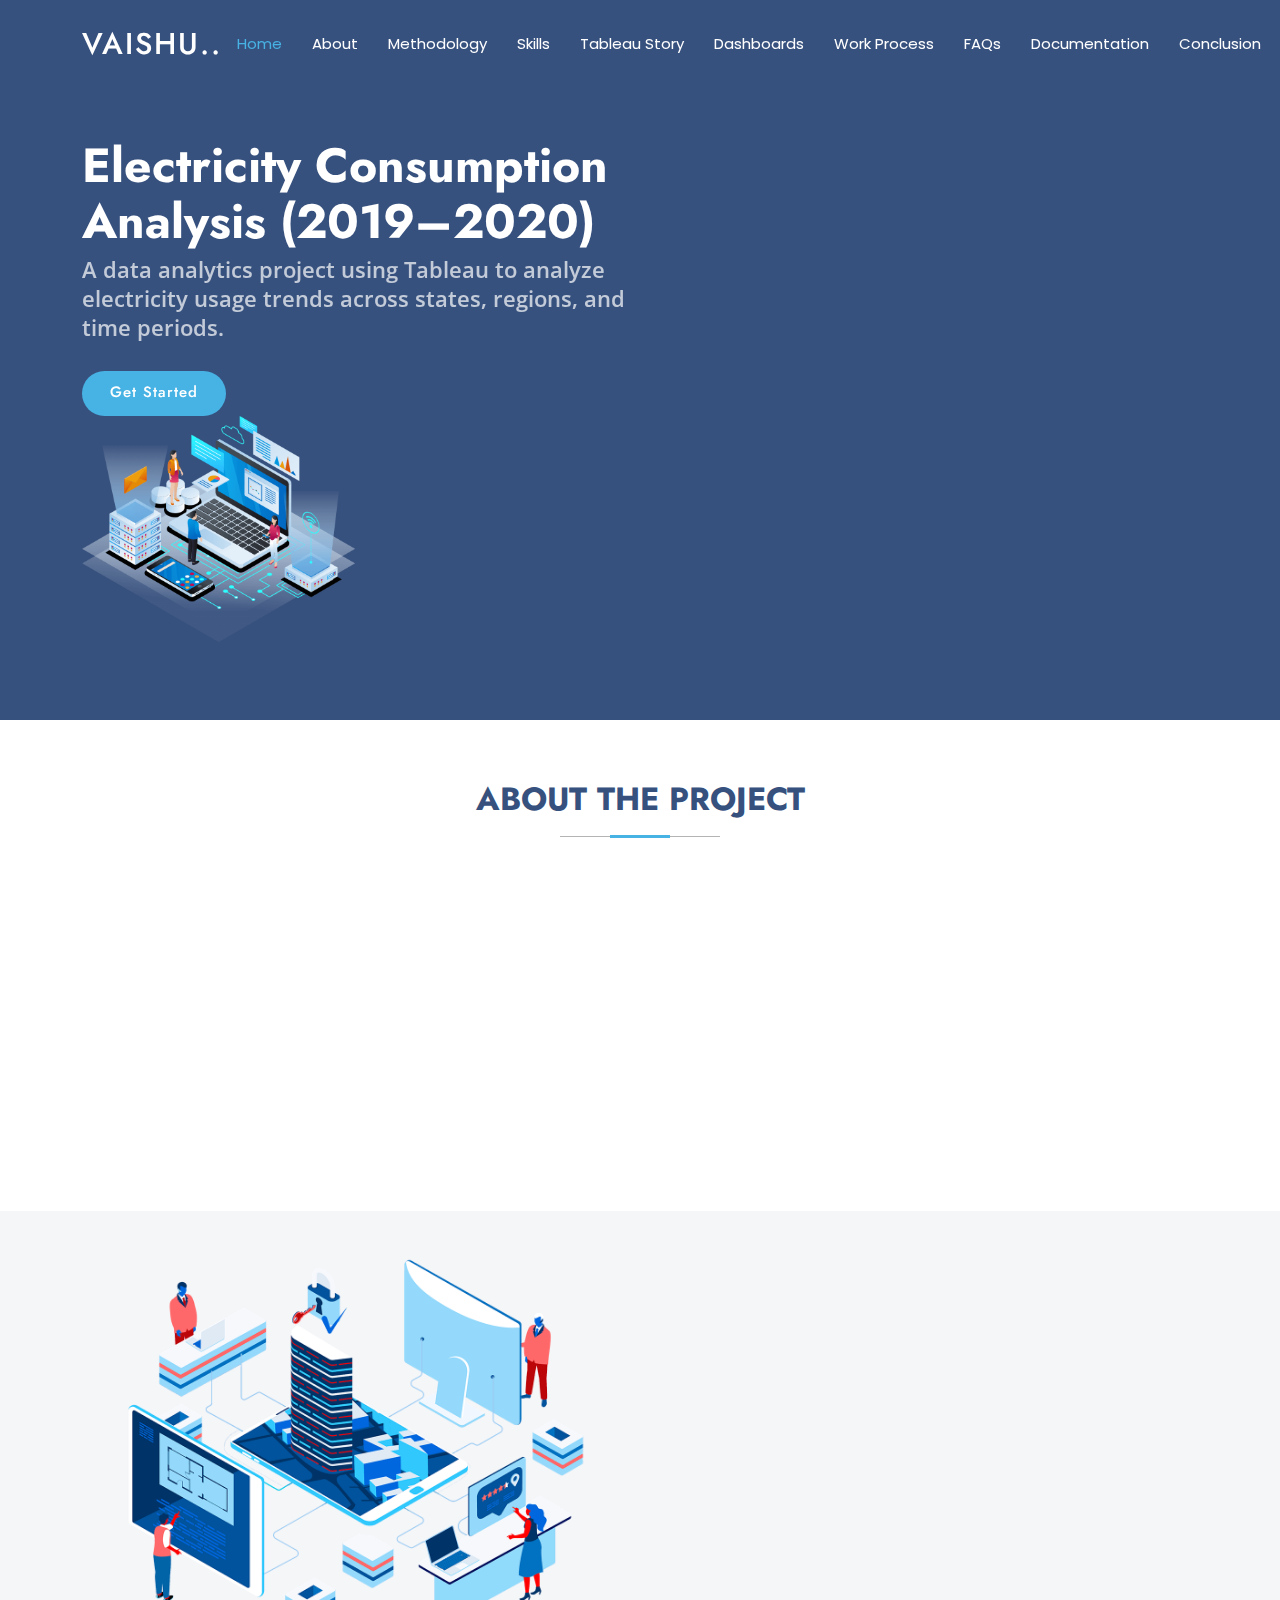
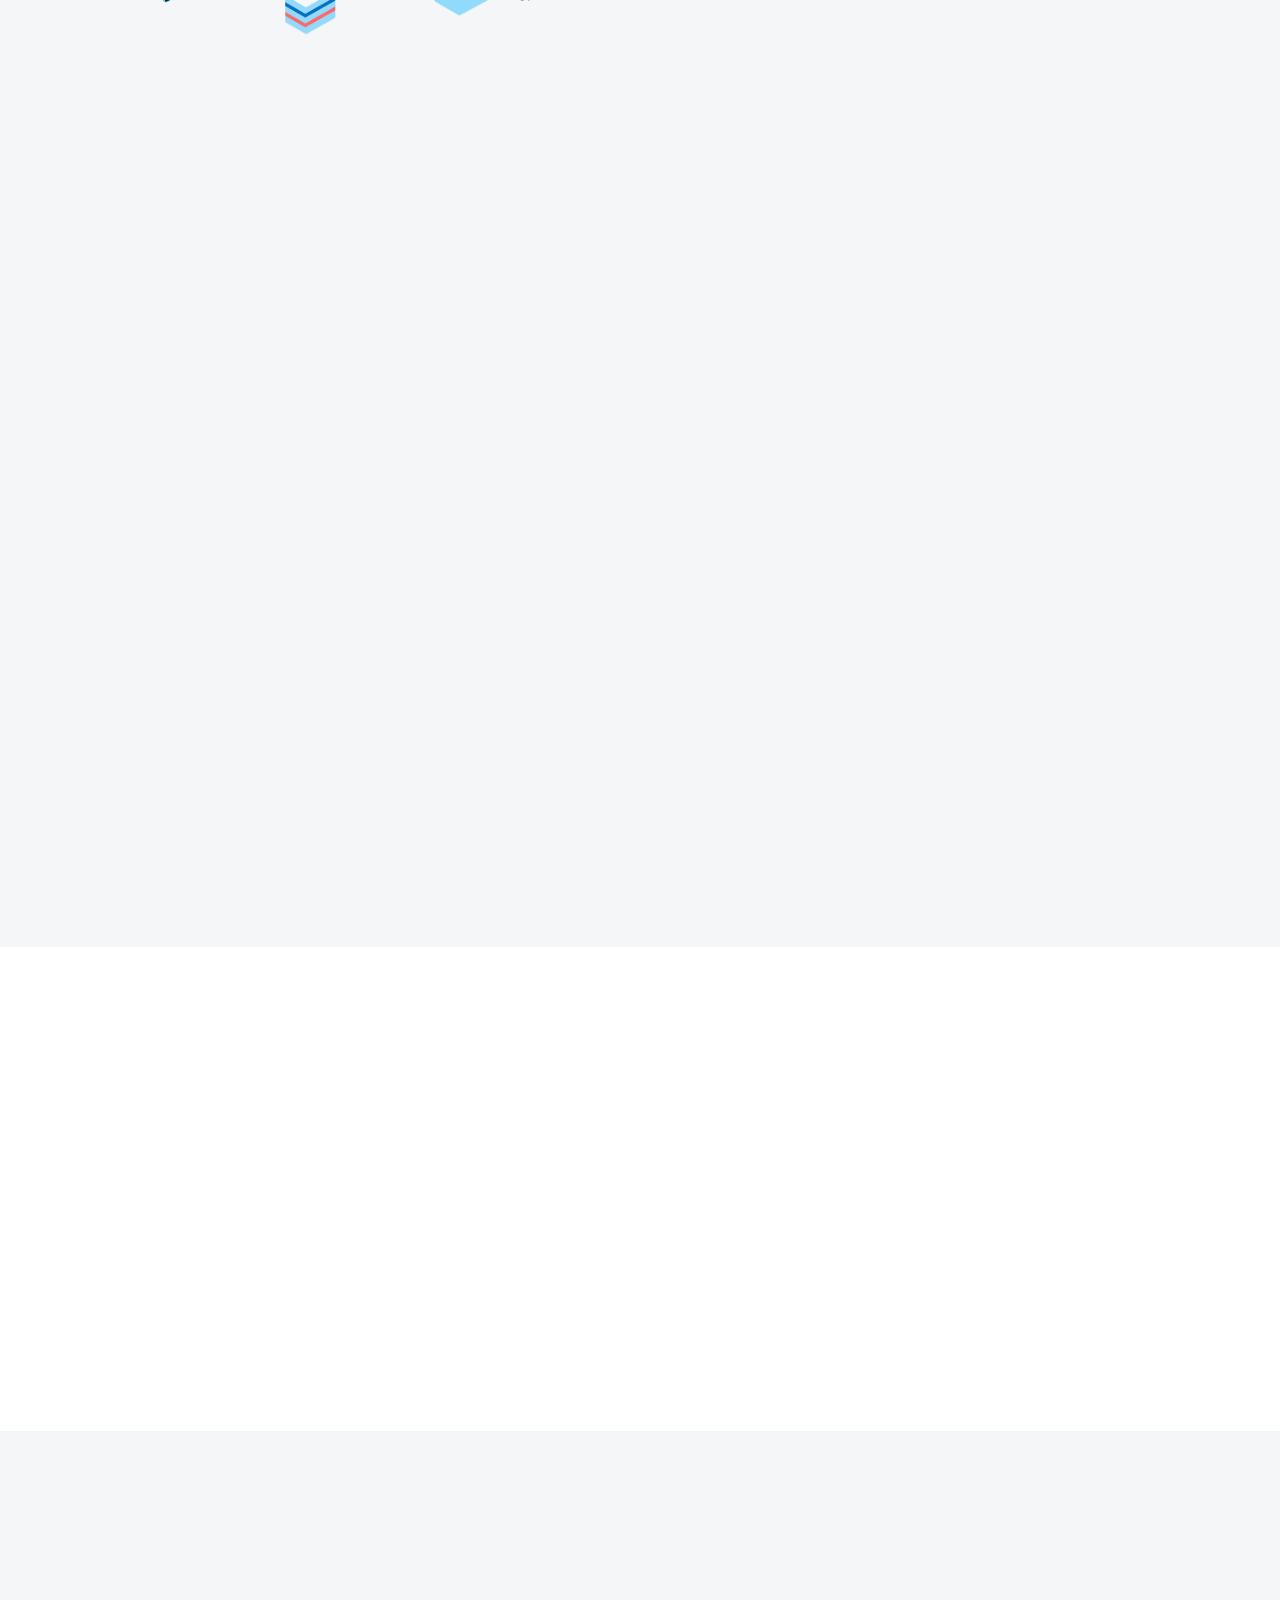
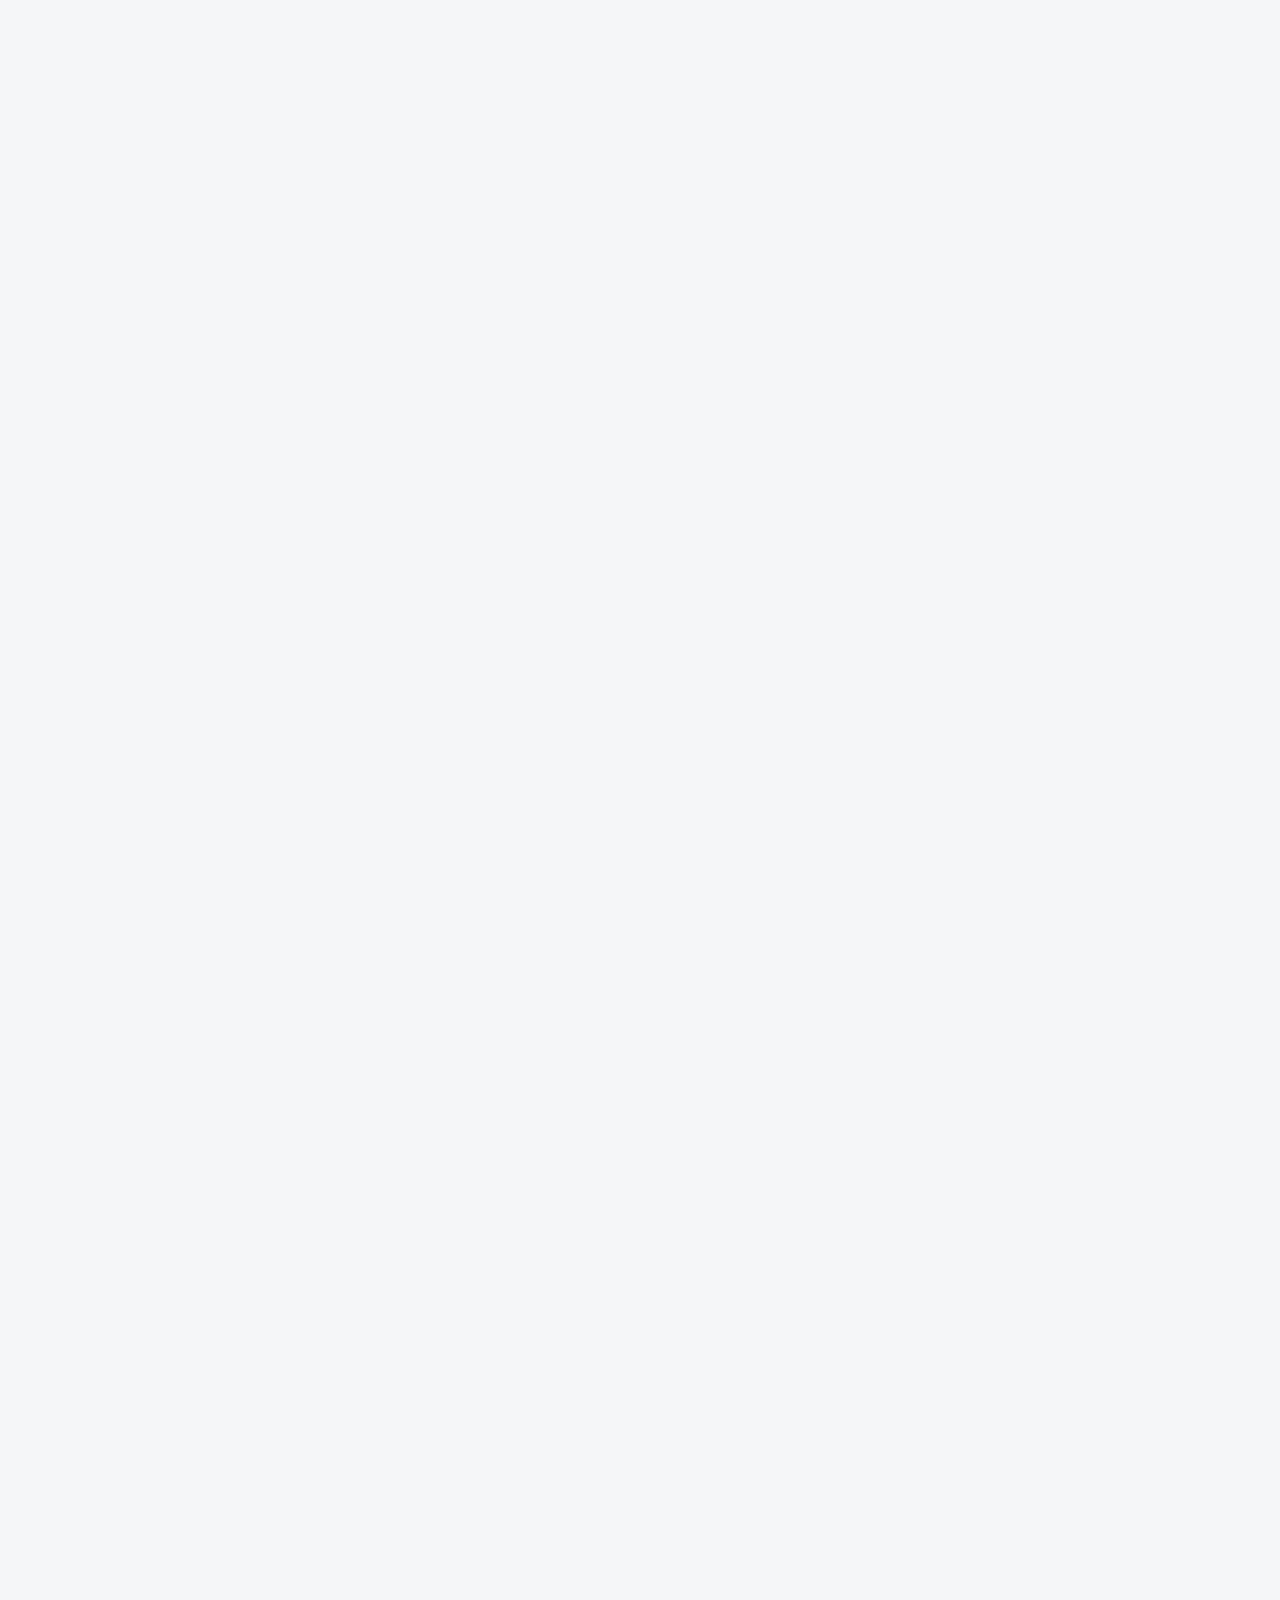
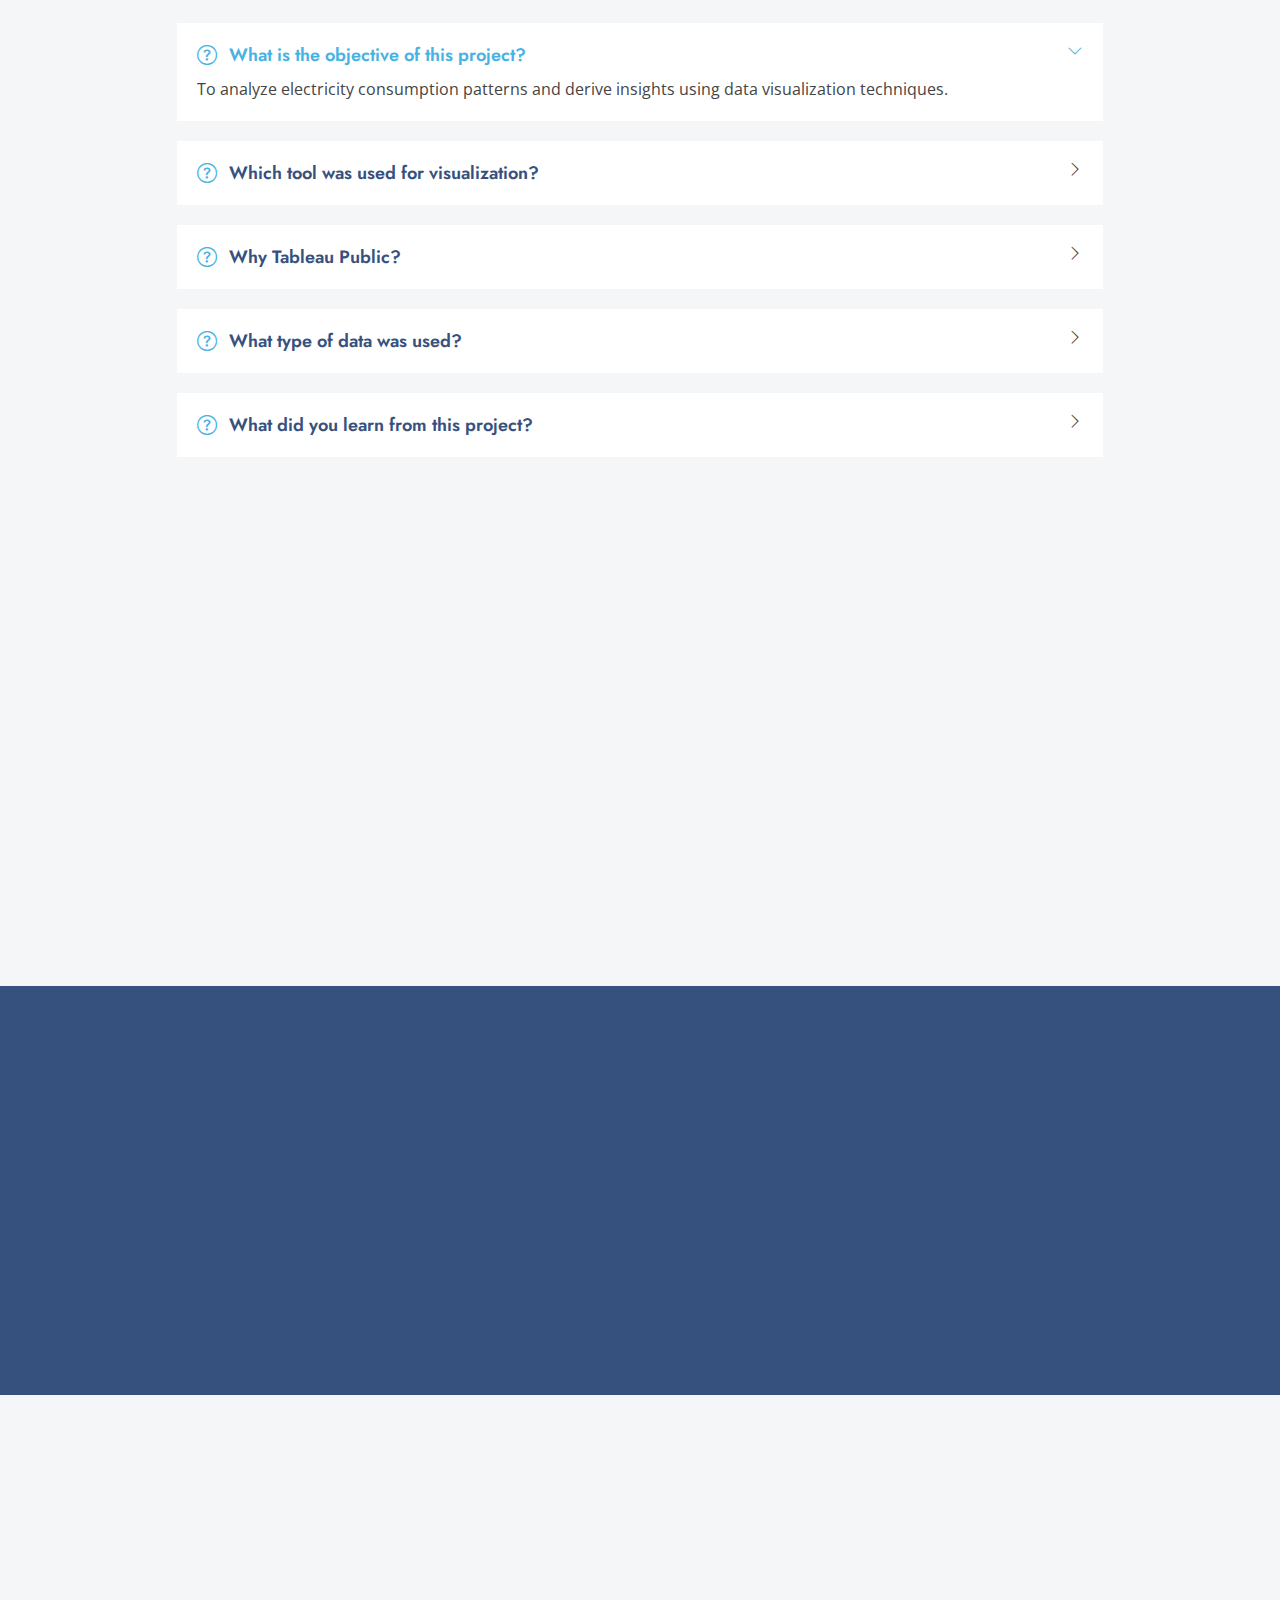
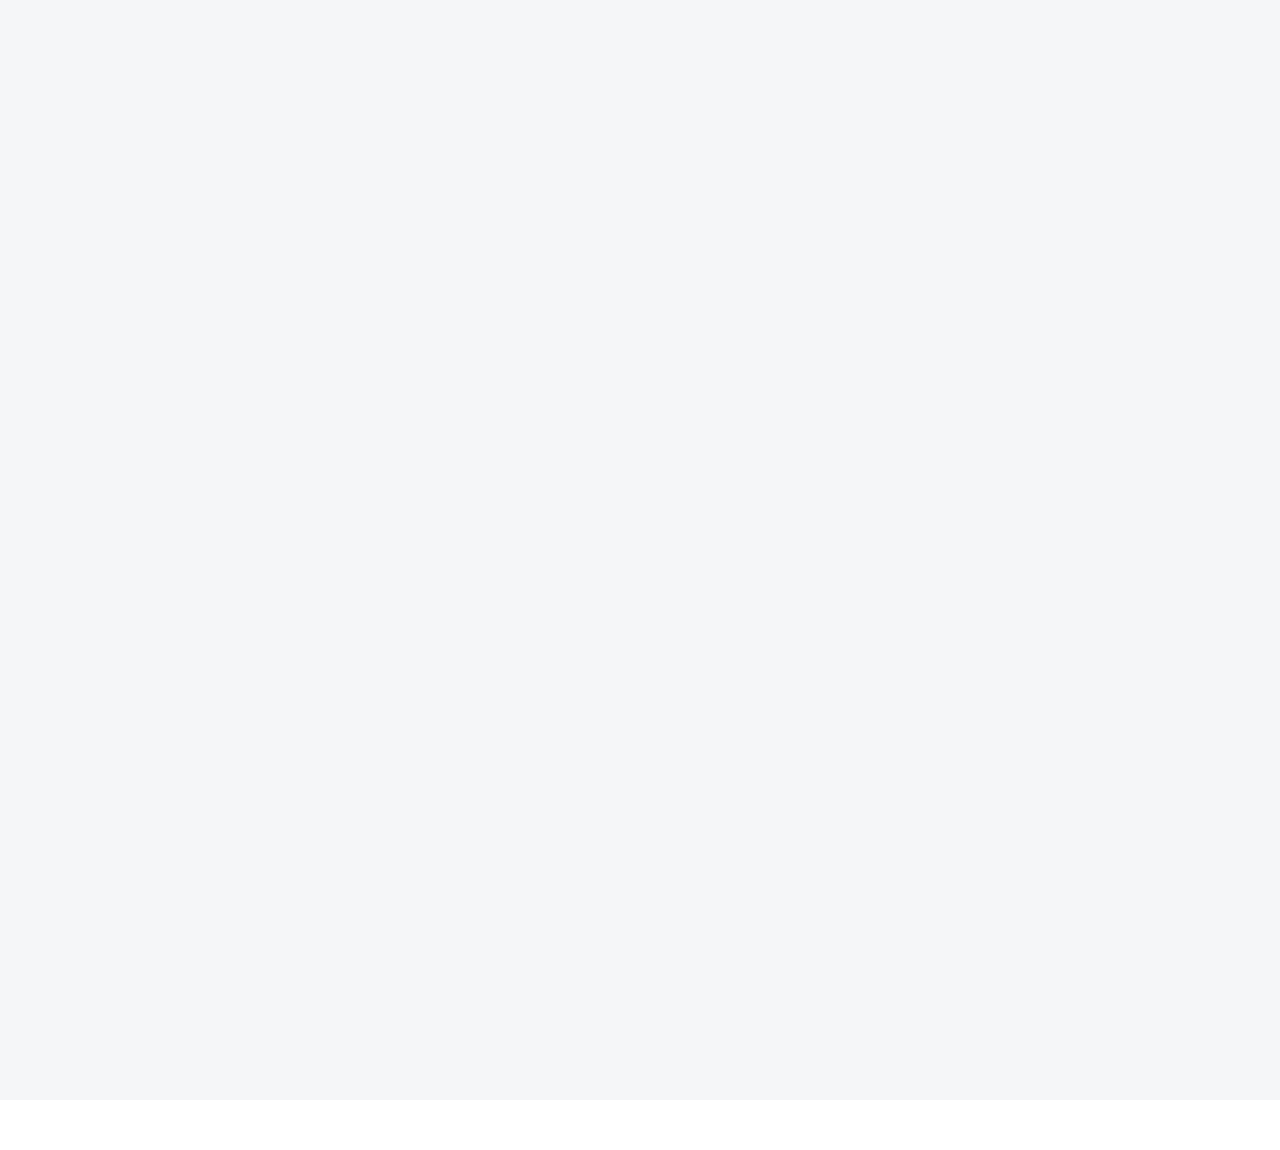
<file: index.html>
<!DOCTYPE html>
<html lang="en">

<head>
  <meta charset="utf-8">
  <meta content="width=device-width, initial-scale=1.0" name="viewport">
  <title><title>Electricity Consumption Data Analysis | Tableau Project</title>

  <meta name="description" content="Electricity Consumption Data Analysis project using Tableau with interactive dashboards and insights.">
<meta name="keywords" content="Tableau, Data Analytics, Electricity Consumption, Dashboards">

  <!-- Favicons -->
  <link href="assets/img/favicon.png" rel="icon">
  <link href="assets/img/apple-touch-icon.png" rel="apple-touch-icon">

  <!-- Fonts -->
  <link href="https://fonts.googleapis.com" rel="preconnect">
  <link href="https://fonts.gstatic.com" rel="preconnect" crossorigin>
  <link href="https://fonts.googleapis.com/css2?family=Open+Sans:ital,wght@0,300;0,400;0,500;0,600;0,700;0,800;1,300;1,400;1,500;1,600;1,700;1,800&family=Poppins:ital,wght@0,100;0,200;0,300;0,400;0,500;0,600;0,700;0,800;0,900;1,100;1,200;1,300;1,400;1,500;1,600;1,700;1,800;1,900&family=Jost:ital,wght@0,100;0,200;0,300;0,400;0,500;0,600;0,700;0,800;0,900;1,100;1,200;1,300;1,400;1,500;1,600;1,700;1,800;1,900&display=swap" rel="stylesheet">

  <!-- Vendor CSS Files -->
  <link href="assets/vendor/bootstrap/css/bootstrap.min.css" rel="stylesheet">
  <link href="assets/vendor/bootstrap-icons/bootstrap-icons.css" rel="stylesheet">
  <link href="assets/vendor/aos/aos.css" rel="stylesheet">
  <link href="assets/vendor/glightbox/css/glightbox.min.css" rel="stylesheet">
  <link href="assets/vendor/swiper/swiper-bundle.min.css" rel="stylesheet">

  <!-- Main CSS File -->
  <link href="assets/css/main.css" rel="stylesheet">

  <!-- =======================================================
  * Template Name: Arsha
  * Template URL: https://bootstrapmade.com/arsha-free-bootstrap-html-template-corporate/
  * Updated: Feb 22 2025 with Bootstrap v5.3.3
  * Author: BootstrapMade.com
  * License: https://bootstrapmade.com/license/
  ======================================================== -->
</head>

<body class="index-page">

  <header id="header" class="header d-flex align-items-center fixed-top">
    <div class="container-fluid container-xl position-relative d-flex align-items-center">

      <a href="index.html" class="logo d-flex align-items-center me-auto">
        <!-- Uncomment the line below if you also wish to use an image logo -->
        <!-- <img src="assets/img/logo.webp" alt=""> -->
        <h1 class="sitename">
Vaishu..</h1>

      </a>

      <nav id="navmenu" class="navmenu">
        <ul>
          <li><a href="#hero" class="active">Home</a></li>
          <li><a href="#about">About</a></li>
          <li><a href="#methodology">Methodology</a></li>

          <li><a href="#skills">Skills</a></li>
          <a href="#services">Tableau Story</a>

          <li><a href="#dashboards">Dashboards</a></li>
          <li><a href="#work-process">Work Process</a></li>
          <li><a href="#FAQS">FAQs</a></li>
          <li><a href="#documentation">Documentation</a></li>
          <li><a href="#conclusion">Conclusion</a></li>
          <li><a href="#author">Author</a></li>
          <li><a href="#contact">Contact</a></li>
   

    

 
          
          <li><a href="#contact">Contact</a></li>
        </ul>
        <i class="mobile-nav-toggle d-xl-none bi bi-list"></i>
      </nav>

      <a class="btn-getstarted" href="#about">Get Started</a>

    </div>
  </header>

  <main class="main">

    <!-- Hero Section -->
    <section id="hero" class="hero section dark-background">

      <div class="container">
        <div class="row gy-4">
          <div class="col-lg-6 order-2 order-lg-1 d-flex flex-column justify-content-center" data-aos="zoom-out">
           <h1>Electricity Consumption Analysis (2019–2020)</h1>
<p>
A data analytics project using Tableau to analyze electricity usage trends
across states, regions, and time periods.
</p>

            <div class="d-flex">
              <a href="#about" class="btn-get-started">Get Started</a>
             
          </div>
          <div class="col-lg-6 order-1 order-lg-2 hero-img" data-aos="zoom-out" data-aos-delay="200">
            <img src="assets/img/hero-img.png" class="img-fluid animated" alt="">
          </div>
        </div>
      </div>

    </section><!-- /Hero Section -->

    

    <!-- About Section -->
<section id="about" class="about section">

  <!-- Section Title -->
  <div class="container section-title" data-aos="fade-up">
    <h2>About the Project</h2>
  </div>

  <div class="container">
    <div class="row gy-4">

      <div class="col-lg-6 content" data-aos="fade-up" data-aos-delay="100">
        <p>
          This project focuses on analyzing electricity consumption data for the
          years 2019 and 2020 using Tableau. The goal is to understand consumption
          behavior across regions and states, identify peak demand periods, and
          observe trends over time.
        </p>

        <ul>
          <li><i class="bi bi-check2-circle"></i> Analysis of time-based electricity usage</li>
          <li><i class="bi bi-check2-circle"></i> Region-wise and state-wise comparison</li>
          <li><i class="bi bi-check2-circle"></i> Interactive dashboards using Tableau</li>
        </ul>
      </div>

      <div class="col-lg-6 content" data-aos="fade-up" data-aos-delay="200">
        <p>
          The insights derived from this analysis can help policymakers, utility
          providers, and researchers understand demand patterns and plan efficient
          energy distribution strategies. Tableau dashboards were published for
          interactive exploration and web-based access.
        </p>
      </div>

    </div>
  </div>

</section>
<!-- End About Section -->


<!-- Methodology Section -->
<section id="methodology" class="section why-us light-background">

  <div class="container">

    <div class="row gy-4">

      <div class="col-lg-6 d-flex align-items-center">
        <img src="assets/img/why-us.png" class="img-fluid" alt="Project Methodology">
      </div>

      <div class="col-lg-6 d-flex flex-column justify-content-center">

        <div class="content" data-aos="fade-up" data-aos-delay="100">
          <h3>Project Methodology</h3>
          <p>
            A structured data analytics approach was followed to ensure accurate
            insights and reliable visualizations.
          </p>
        </div>

        <div class="faq-container" data-aos="fade-up" data-aos-delay="200">

          <div class="faq-item faq-active">
            <h3><span>01</span> Data Collection & Preparation</h3>
            <div class="faq-content">
              <p>
                Electricity consumption data was collected, cleaned, and structured
                to remove inconsistencies and ensure accuracy.
              </p>
            </div>
            <i class="faq-toggle bi bi-chevron-right"></i>
          </div>

          <div class="faq-item">
            <h3><span>02</span> Data Visualization using Tableau</h3>
            <div class="faq-content">
              <p>
                Interactive dashboards were created using Tableau to visualize
                trends, comparisons, and consumption patterns.
              </p>
            </div>
            <i class="faq-toggle bi bi-chevron-right"></i>
          </div>

          <div class="faq-item">
            <h3><span>03</span> Performance Testing & Web Integration</h3>
            <div class="faq-content">
              <p>
                Tableau Extracts were used to improve dashboard performance, and
                the final dashboards were published on Tableau Public for web access.
              </p>
            </div>
            <i class="faq-toggle bi bi-chevron-right"></i>
          </div>

        </div>

      </div>

    </div>

  </div>

</section>
<!-- End Methodology Section -->
 <!-- Dataset & Tools Section -->
<section id="pricing" class="pricing section light-background">

  <!-- Section Title -->
  <div class="container section-title" data-aos="fade-up">
    <h2>Dataset & Tools</h2>
    <p>Resources and technologies used to complete the data analytics project</p>
  </div>
  <!-- End Section Title -->

  <div class="container">

    <div class="row gy-4">

      <!-- Dataset -->
      <div class="col-lg-4" data-aos="zoom-in" data-aos-delay="100">
        <div class="pricing-item">
          <h3>Dataset</h3>
          <h4>Electricity Consumption Data</h4>
          <ul>
            <li><i class="bi bi-check"></i> <span>Years: 2019 – 2020</span></li>
            <li><i class="bi bi-check"></i> <span>Region-wise & State-wise data</span></li>
            <li><i class="bi bi-check"></i> <span>Time-based consumption records</span></li>
            <li><i class="bi bi-check"></i> <span>Cleaned and structured dataset</span></li>
          </ul>
        </div>
      </div>
      <!-- End Dataset -->

      <!-- Tools -->
      <div class="col-lg-4" data-aos="zoom-in" data-aos-delay="200">
        <div class="pricing-item featured">
          <h3>Tools Used</h3>
          <h4>Analytics Stack</h4>
          <ul>
            <li><i class="bi bi-check"></i> <span>Tableau (Dashboard & Story)</span></li>
            <li><i class="bi bi-check"></i> <span>SQL (Data querying)</span></li>
            <li><i class="bi bi-check"></i> <span>Excel (Data preparation)</span></li>
            <li><i class="bi bi-check"></i> <span>Tableau Public (Web publishing)</span></li>
          </ul>
        </div>
      </div>
      <!-- End Tools -->

      <!-- Project Type -->
      <div class="col-lg-4" data-aos="zoom-in" data-aos-delay="300">
        <div class="pricing-item">
          <h3>Project Type</h3>
          <h4>Academic / Internship</h4>
          <ul>
            <li><i class="bi bi-check"></i> <span>Individual Project</span></li>
            <li><i class="bi bi-check"></i> <span>Data Analytics Domain</span></li>
            <li><i class="bi bi-check"></i> <span>Interactive Visualization</span></li>
            <li><i class="bi bi-check"></i> <span>Web-integrated dashboards</span></li>
          </ul>
        </div>
      </div>
      <!-- End Project Type -->

    </div>

  </div>

</section>
<!-- End Dataset & Tools Section -->

<!-- Skills Section -->
<section id="skills" class="skills section">

  <div class="container" data-aos="fade-up" data-aos-delay="100">

    <div class="row">

      <div class="col-lg-6 d-flex align-items-center">
        <img src="assets/img/illustration/illustration-10.webp" class="img-fluid" alt="Data Analytics Skills">
      </div>

      <div class="col-lg-6 pt-4 pt-lg-0 content">

        <h3>Tools & Technologies Used</h3>
        <p class="fst-italic">
          The following tools and technologies were used to analyze electricity
          consumption data and build interactive dashboards.
        </p>

        <div class="skills-content skills-animation">

          <div class="progress">
            <span class="skill"><span>Tableau</span> <i class="val">85%</i></span>
            <div class="progress-bar-wrap">
              <div class="progress-bar" role="progressbar"
                   aria-valuenow="85" aria-valuemin="0" aria-valuemax="100"></div>
            </div>
          </div>

          <div class="progress">
            <span class="skill"><span>SQL (MySQL)</span> <i class="val">80%</i></span>
            <div class="progress-bar-wrap">
              <div class="progress-bar" role="progressbar"
                   aria-valuenow="80" aria-valuemin="0" aria-valuemax="100"></div>
            </div>
          </div>

          <div class="progress">
            <span class="skill"><span>Data Analysis</span> <i class="val">75%</i></span>
            <div class="progress-bar-wrap">
              <div class="progress-bar" role="progressbar"
                   aria-valuenow="75" aria-valuemin="0" aria-valuemax="100"></div>
            </div>
          </div>

          <div class="progress">
            <span class="skill"><span>Data Visualization</span> <i class="val">80%</i></span>
            <div class="progress-bar-wrap">
              <div class="progress-bar" role="progressbar"
                   aria-valuenow="80" aria-valuemin="0" aria-valuemax="100"></div>
            </div>
          </div>

        </div>

      </div>
    </div>

  </div>

</section>
<!-- End Skills Section -->


  

    <!-- Stories Section -->
<section id="services" class="services section light-background">

  <!-- Section Title -->
  <div class="container section-title" data-aos="fade-up">
    <h2>Tableau Story</h2>
    <p>Interactive story explaining electricity consumption patterns</p>
  </div>
  <!-- End Section Title -->

  <!-- Tableau Embed -->
  <div class="container" data-aos="fade-up" data-aos-delay="100">
    <div class='tableauPlaceholder' id='viz1770465280553' style='position: relative'>
      <noscript>
        <a href='#'>
          <img alt='Story on electricity consumption in India'
               src='https://public.tableau.com/static/images/fi/finalproject_17704583836750/Storyonelectricityconsumptioninindia/1_rss.png'
               style='border: none' />
        </a>
      </noscript>
      <object class='tableauViz' style='display:none;'>
        <param name='host_url' value='https%3A%2F%2Fpublic.tableau.com%2F' />
        <param name='embed_code_version' value='3' />
        <param name='site_root' value='' />
        <param name='name' value='finalproject_17704583836750/Storyonelectricityconsumptioninindia' />
        <param name='tabs' value='no' />
        <param name='toolbar' value='yes' />
        <param name='language' value='en-US' />
      </object>
    </div>

    <script type='text/javascript'>
      var divElement = document.getElementById('viz1770465280553');
      var vizElement = divElement.getElementsByTagName('object')[0];
      vizElement.style.width = '100%';
      vizElement.style.height = '900px';
      var scriptElement = document.createElement('script');
      scriptElement.src = 'https://public.tableau.com/javascripts/api/viz_v1.js';
      vizElement.parentNode.insertBefore(scriptElement, vizElement);
    </script>
  </div>
  <!-- End Tableau Embed -->
<!-- Dashboards Section -->
<section id="portfolio" class="portfolio section">

  <!-- Section Title -->
  <div class="container section-title" data-aos="fade-up">
    <h2>Dashboards</h2>
    <p>Interactive Tableau dashboards created for electricity consumption analysis</p>
  </div>
  <!-- End Section Title -->

  <div class="container" data-aos="fade-up" data-aos-delay="100">

    <!-- Tableau Dashboard Embed -->
    <div class="tableauPlaceholder" id="vizDashboard1" style="position: relative">
      <noscript>
        <a href="#">
          <img alt="Electricity Consumption Dashboard"
               src="https://public.tableau.com/static/images/fi/finalproject_1_17704597953820/Dashboard1/1_rss.png"
               style="border: none" />
        </a>
      </noscript>
      <object class="tableauViz" style="display:none;">
        <param name="host_url" value="https%3A%2F%2Fpublic.tableau.com%2F" />
        <param name="embed_code_version" value="3" />
        <param name="site_root" value="" />
        <param name="name" value="finalproject_1_17704597953820/Dashboard1" />
        <param name="tabs" value="no" />
        <param name="toolbar" value="yes" />
        <param name="language" value="en-US" />
      </object>
    </div>

    <script type="text/javascript">
      var divElement = document.getElementById("vizDashboard1");
      var vizElement = divElement.getElementsByTagName("object")[0];
      vizElement.style.width = "100%";
      vizElement.style.height = "900px";
      var scriptElement = document.createElement("script");
      scriptElement.src = "https://public.tableau.com/javascripts/api/viz_v1.js";
      vizElement.parentNode.insertBefore(scriptElement, vizElement);
    </script>
    <!-- End Tableau Dashboard Embed -->

    <!-- Dashboard Description -->
    <div class="row mt-4">
      <div class="col-lg-12 text-center">
        <h4>Electricity Consumption Dashboard</h4>
        <p>
          This dashboard provides a comprehensive view of electricity consumption
          patterns across different regions and states. Filters such as year,
          region, and state allow users to interactively explore trends, compare
          consumption levels, and identify high-demand areas.
        </p>
      </div>
    </div>

  </div>

</section>
<!-- End Dashboards Section -->
<!-- Work Process Section -->
<section id="work-process" class="work-process section">

  <!-- Section Title -->
  <div class="container section-title" data-aos="fade-up">
    <h2>Work Process</h2>
    <p>Step-by-step process followed to complete the data analytics project</p>
  </div>
  <!-- End Section Title -->

  <div class="container" data-aos="fade-up" data-aos-delay="100">

    <div class="row gy-5">

      <!-- Step 1 -->
      <div class="col-lg-4" data-aos="fade-up" data-aos-delay="200">
        <div class="steps-item">
          <div class="steps-image">
            <img src="assets/img/steps/steps-1.webp" alt="Data Collection" class="img-fluid" loading="lazy">
          </div>
          <div class="steps-content">
            <div class="steps-number">01</div>
            <h3>Data Collection & Preparation</h3>
            <p>
              Electricity consumption data was collected and cleaned to remove
              inconsistencies, missing values, and formatting issues.
            </p>
            <div class="steps-features">
              <div class="feature-item">
                <i class="bi bi-check-circle"></i>
                <span>Dataset understanding</span>
              </div>
              <div class="feature-item">
                <i class="bi bi-check-circle"></i>
                <span>Data cleaning</span>
              </div>
              <div class="feature-item">
                <i class="bi bi-check-circle"></i>
                <span>Data structuring</span>
              </div>
            </div>
          </div>
        </div>
      </div>

      <!-- Step 2 -->
      <div class="col-lg-4" data-aos="fade-up" data-aos-delay="300">
        <div class="steps-item">
          <div class="steps-image">
            <img src="assets/img/steps/steps-2.webp" alt="Data Visualization" class="img-fluid" loading="lazy">
          </div>
          <div class="steps-content">
            <div class="steps-number">02</div>
            <h3>Data Visualization in Tableau</h3>
            <p>
              Interactive dashboards and stories were created using Tableau to
              analyze trends, regional patterns, and time-based consumption.
            </p>
            <div class="steps-features">
              <div class="feature-item">
                <i class="bi bi-check-circle"></i>
                <span>Calculated fields</span>
              </div>
              <div class="feature-item">
                <i class="bi bi-check-circle"></i>
                <span>Filters & parameters</span>
              </div>
              <div class="feature-item">
                <i class="bi bi-check-circle"></i>
                <span>Dashboards & stories</span>
              </div>
            </div>
          </div>
        </div>
      </div>

      <!-- Step 3 -->
      <div class="col-lg-4" data-aos="fade-up" data-aos-delay="400">
        <div class="steps-item">
          <div class="steps-image">
            <img src="assets/img/steps/steps-3.webp" alt="Performance & Deployment" class="img-fluid" loading="lazy">
          </div>
          <div class="steps-content">
            <div class="steps-number">03</div>
            <h3>Performance Testing & Web Integration</h3>
            <p>
              Tableau Extracts were used to improve performance, and the final
              dashboards were published on Tableau Public for web access.
            </p>
            <div class="steps-features">
              <div class="feature-item">
                <i class="bi bi-check-circle"></i>
                <span>Extract-based optimization</span>
              </div>
              <div class="feature-item">
                <i class="bi bi-check-circle"></i>
                <span>Performance validation</span>
              </div>
              <div class="feature-item">
                <i class="bi bi-check-circle"></i>
                <span>Web publishing</span>
              </div>
            </div>
          </div>
        </div>
      </div>

    </div>

  </div>

</section>
<!-- End Work Process Section -->
<!-- Project FAQ Section -->
<section id="faq-2" class="faq-2 section light-background">

  <!-- Section Title -->
  <div class="container section-title" data-aos="fade-up">
    <h2>Project FAQs</h2>
    <p>Common questions related to the data analytics project</p>
  </div>

  <div class="container">
    <div class="row justify-content-center">
      <div class="col-lg-10">

        <div class="faq-container">

          <div class="faq-item faq-active">
            <i class="faq-icon bi bi-question-circle"></i>
            <h3>What is the objective of this project?</h3>
            <div class="faq-content">
              <p>
                To analyze electricity consumption patterns and derive
                insights using data visualization techniques.
              </p>
            </div>
            <i class="faq-toggle bi bi-chevron-right"></i>
          </div>

          <div class="faq-item">
            <i class="faq-icon bi bi-question-circle"></i>
            <h3>Which tool was used for visualization?</h3>
            <div class="faq-content">
              <p>
                Tableau was used to create interactive dashboards and stories.
              </p>
            </div>
            <i class="faq-toggle bi bi-chevron-right"></i>
          </div>

          <div class="faq-item">
            <i class="faq-icon bi bi-question-circle"></i>
            <h3>Why Tableau Public?</h3>
            <div class="faq-content">
              <p>
                Tableau Public allows web-based sharing of dashboards
                without requiring licensed access.
              </p>
            </div>
            <i class="faq-toggle bi bi-chevron-right"></i>
          </div>

          <div class="faq-item">
            <i class="faq-icon bi bi-question-circle"></i>
            <h3>What type of data was used?</h3>
            <div class="faq-content">
              <p>
                Structured electricity consumption data from 2019–2020.
              </p>
            </div>
            <i class="faq-toggle bi bi-chevron-right"></i>
          </div>

          <div class="faq-item">
            <i class="faq-icon bi bi-question-circle"></i>
            <h3>What did you learn from this project?</h3>
            <div class="faq-content">
              <p>
                Data cleaning, visualization design, trend analysis,
                and insight generation using real-world data.
              </p>
            </div>
            <i class="faq-toggle bi bi-chevron-right"></i>
          </div>

        </div>

      </div>
    </div>
  </div>

</section>

    

  <!-- Section Title -->
   <section id="documentation" class="section light-background">



  <div class="container section-title" data-aos="fade-up">
    <h2>Project Documentation</h2>
    <p>Summary of methodology, analysis steps, and outcomes</p>
  </div>

  <div class="container">

    <div class="row gy-5">
<!-- Documentation Item 1 -->
      <div class="col-xl-4 col-md-6">
        <div class="post-item position-relative h-100" data-aos="fade-up" data-aos-delay="100">

          <div class="post-content d-flex flex-column">
            <h3 class="post-title">Data Collection</h3>

            <p>
              The dataset was collected from publicly available electricity
              consumption records covering the years 2019–2020.
            </p>

            <hr>

            <span class="readmore">Source: Public Dataset</span>
          </div>

        </div>
      </div>

      <!-- Documentation Item 2 -->
      <div class="col-xl-4 col-md-6">
        <div class="post-item position-relative h-100" data-aos="fade-up" data-aos-delay="200">

          <div class="post-content d-flex flex-column">
            <h3 class="post-title">Data Analysis</h3>

            <p>
              Calculated fields and filters were used in Tableau to analyze
              trends, regional variations, and peak usage patterns.
            </p>

            <hr>

            <span class="readmore">Tool: Tableau</span>
          </div>

        </div>
      </div>

      <!-- Documentation Item 3 -->
      <div class="col-xl-4 col-md-6">
        <div class="post-item position-relative h-100" data-aos="fade-up" data-aos-delay="300">

          <div class="post-content d-flex flex-column">
            <h3 class="post-title">Results & Insights</h3>

            <p>
              The analysis revealed higher electricity demand during summer
              months and increased usage in urban regions.
            </p>

            <hr>

            <span class="readmore">Outcome Summary</span>
          </div>

        </div>
      </div>

    </div>

  </div>

</section>
 <!-- Conclusion Section -->
<section id="conclusion" class="call-to-action section dark-background">

  <img src="assets/img/bg/bg-8.webp" alt="Conclusion Background">

  <div class="container">

    <div class="row" data-aos="zoom-in" data-aos-delay="100">
      <div class="col-xl-12 text-center">

        <h3>Project Conclusion</h3>
        <p>
          This project successfully analyzed electricity consumption data for the
          years 2019 and 2020 using Tableau. By leveraging interactive dashboards
          and stories, meaningful insights were derived regarding regional usage
          patterns, peak demand periods, and state-wise consumption trends.
        </p>

        <p>
          The use of Tableau Extracts improved performance and enabled smooth
          visualization of large datasets. Publishing the dashboards on Tableau
          Public allowed web-based access and interactive exploration of insights.
        </p>

      </div>
    </div>

  </div>

</section>
<!-- End Conclusion Section -->
<!-- Project Author Section -->
<section id="team" class="team section">

  <!-- Section Title -->
  <div class="container section-title" data-aos="fade-up">
    <h2>Project Author</h2>
    <p>Individual contribution to the Electricity Consumption Data Analytics Project</p>
  </div>
  <!-- End Section Title -->

  <div class="container">

    <div class="row justify-content-center">

      <div class="col-lg-6" data-aos="fade-up" data-aos-delay="100">
        <div class="team-member d-flex align-items-start">

          <div class="pic">
            <!-- Replace with your own photo if you want, else keep this -->
            
          </div>

          <div class="member-info">
            <h4>Durga Vaishnavi Seshapu</h4>
            <span>B.Tech CSE | Data Analytics Intern</span>

            <p>
              Designed and developed an end-to-end data analytics project using
              Tableau to analyze electricity consumption patterns across regions,
              states, and time periods.
            </p>

            <div class="social">
              <!-- Optional: add real links only -->
              <a href="https://www.linkedin.com/in/durga-vaishnavi-seshapu" target="_blank">
                <i class="bi bi-linkedin"></i>
              </a>
              <a href="mailto:seshapuvaishnavi@gmail.com" target="_blank">
                <i class="bi bi-envelope"></i>
              </a>
            </div>

          </div>
        </div>
      </div>
      <!-- End Author -->

    </div>

  </div>

</section>
<!-- End Project Author Section -->
 <!-- Contact Section -->
<section id="contact" class="contact section">

  <!-- Section Title -->
  <div class="container section-title" data-aos="fade-up">
    <h2>Contact</h2>
    <p>Get in touch for project discussion or academic collaboration</p>
  </div>

  <div class="container" data-aos="fade-up" data-aos-delay="100">

    <div class="row gy-4 justify-content-center">

      <div class="col-lg-6">

        <div class="info-wrap">

          <!-- Name -->
          <div class="info-item d-flex">
            <i class="bi bi-person flex-shrink-0"></i>
            <div>
              <h3>Name</h3>
              <p>Durga Vaishnavi Seshapu</p>
            </div>
          </div>

          <!-- Email -->
          <div class="info-item d-flex">
            <i class="bi bi-envelope flex-shrink-0"></i>
            <div>
              <h3>Email</h3>
              <p>seshapuvaishnavi@gmail.com</p>
            </div>
          </div>

          <!-- LinkedIn -->
          <div class="info-item d-flex">
            <i class="bi bi-linkedin flex-shrink-0"></i>
            <div>
              <h3>LinkedIn</h3>
              <p>
                <a href=https://www.linkedin.com/in/durga-vaishnavi-seshapu target="_blank">
                  linkedin.com/in/durga-vaishnavi-seshapu
                </a>
              </p>
            </div>
          </div>

          <!-- GitHub -->
          <div class="info-item d-flex">
            <i class="bi bi-github flex-shrink-0"></i>
            <div>
              <h3>GitHub</h3>
              <p>
                <a href=https://github.com/vaishnavi2211-hash/fsd-task target="_blank">
                  github.com/vaishnavi2211-hash/fsd-task
                </a>
              </p>
            </div>
          </div>

        </div>

      </div>

    </div>

  </div>

</section>
 </main>

  <footer id="footer" class="footer">

    

        

     

  </footer>

  <!-- Scroll Top -->
  <a href="#" id="scroll-top" class="scroll-top d-flex align-items-center justify-content-center"><i class="bi bi-arrow-up-short"></i></a>

  <!-- Preloader -->
  <div id="preloader"></div>

  <!-- Vendor JS Files -->
  <script src="assets/vendor/bootstrap/js/bootstrap.bundle.min.js"></script>
  <script src="assets/vendor/php-email-form/validate.js"></script>
  <script src="assets/vendor/aos/aos.js"></script>
 
  <script src="assets/vendor/swiper/swiper-bundle.min.js"></script>
  <script src="assets/vendor/waypoints/noframework.waypoints.js"></script>
  <script src="assets/vendor/imagesloaded/imagesloaded.pkgd.min.js"></script>
  <script src="assets/vendor/isotope-layout/isotope.pkgd.min.js"></script>

  <!-- Main JS File -->
  <script src="assets/js/main.js"></script>

</body>

</html>
</file>
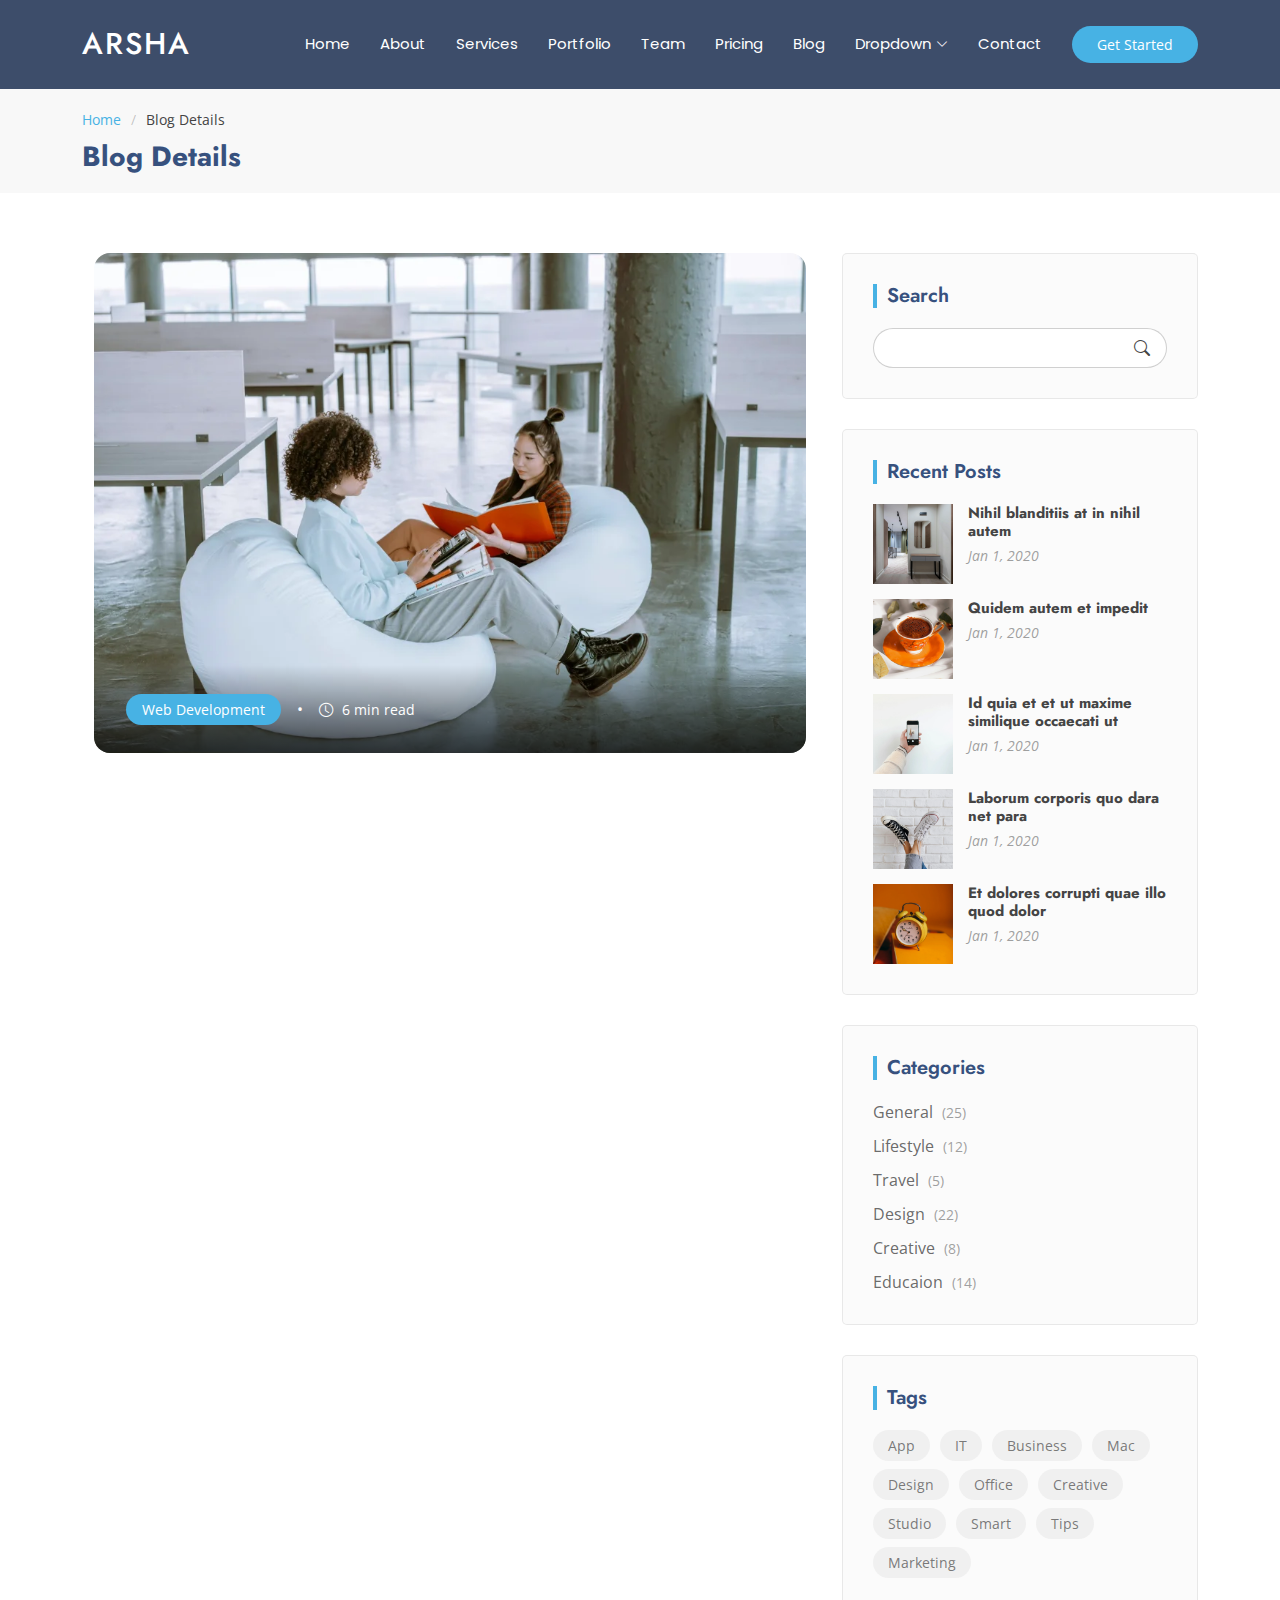
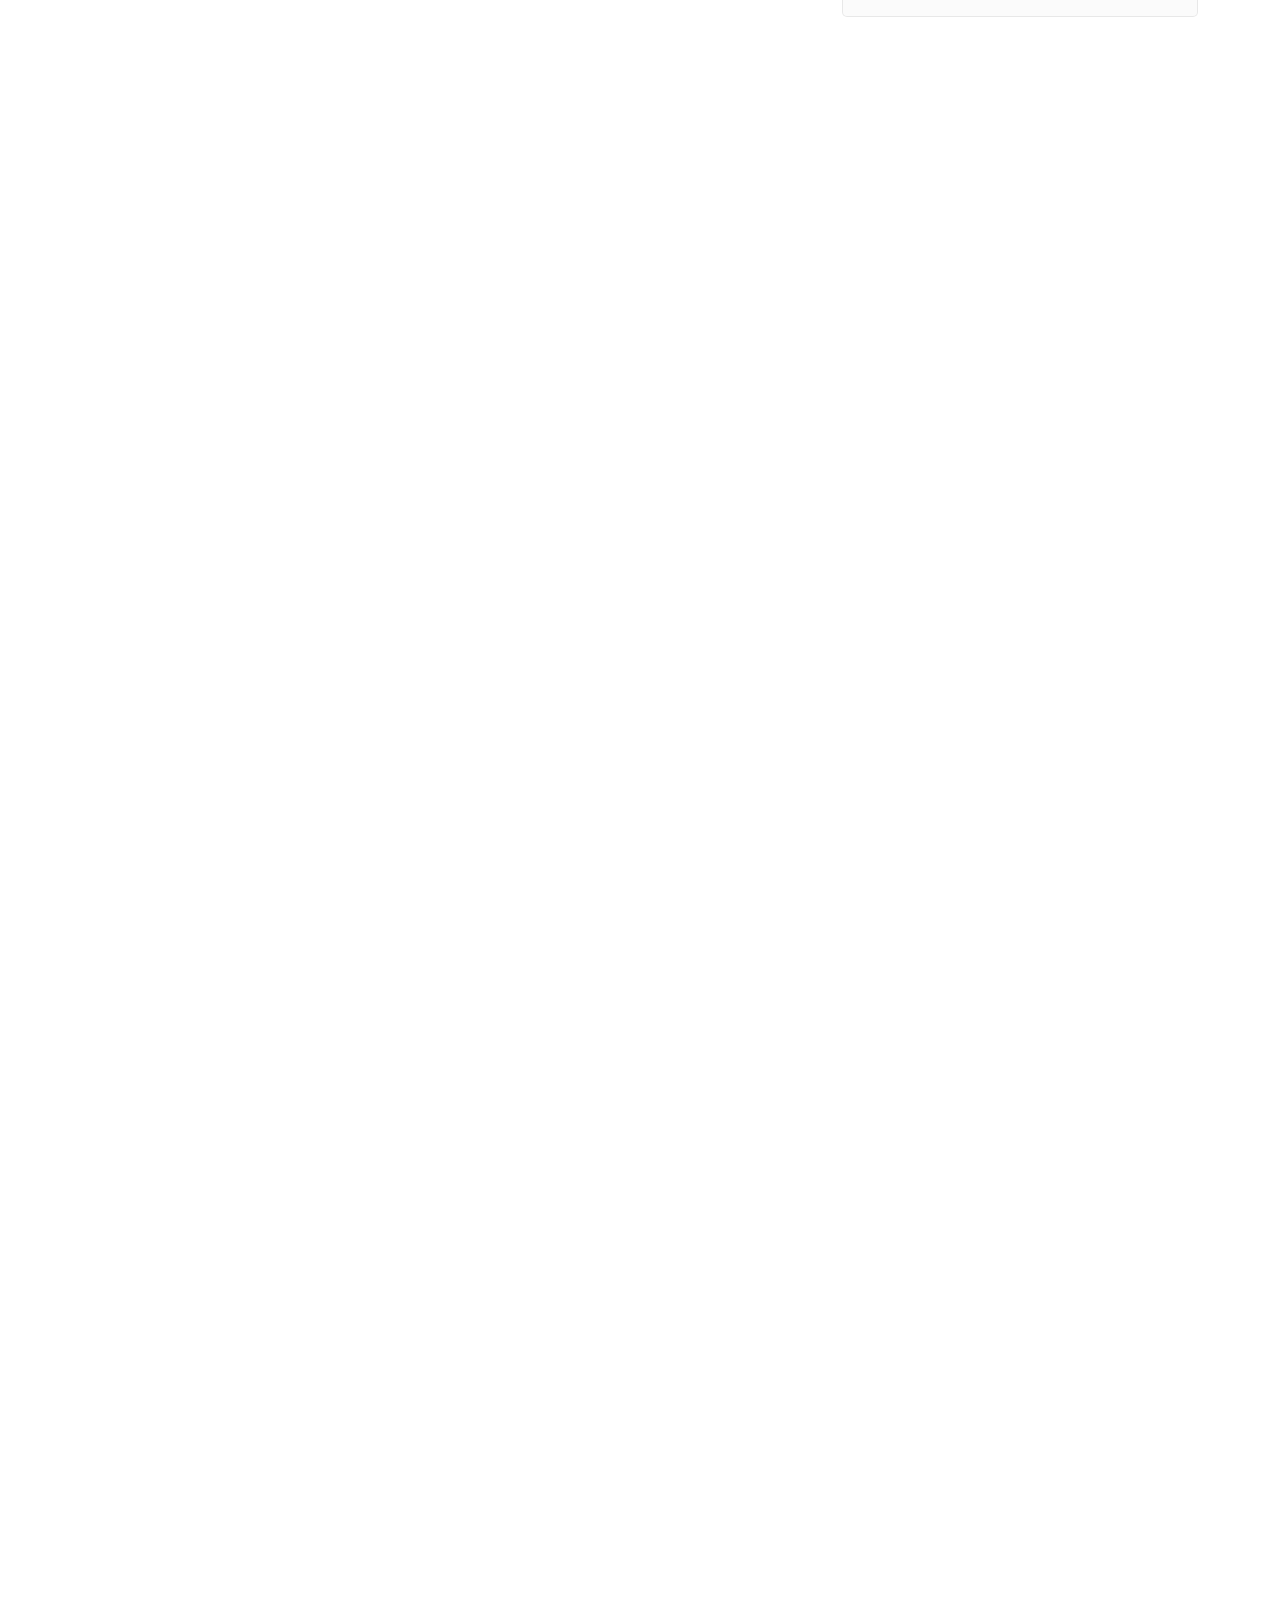
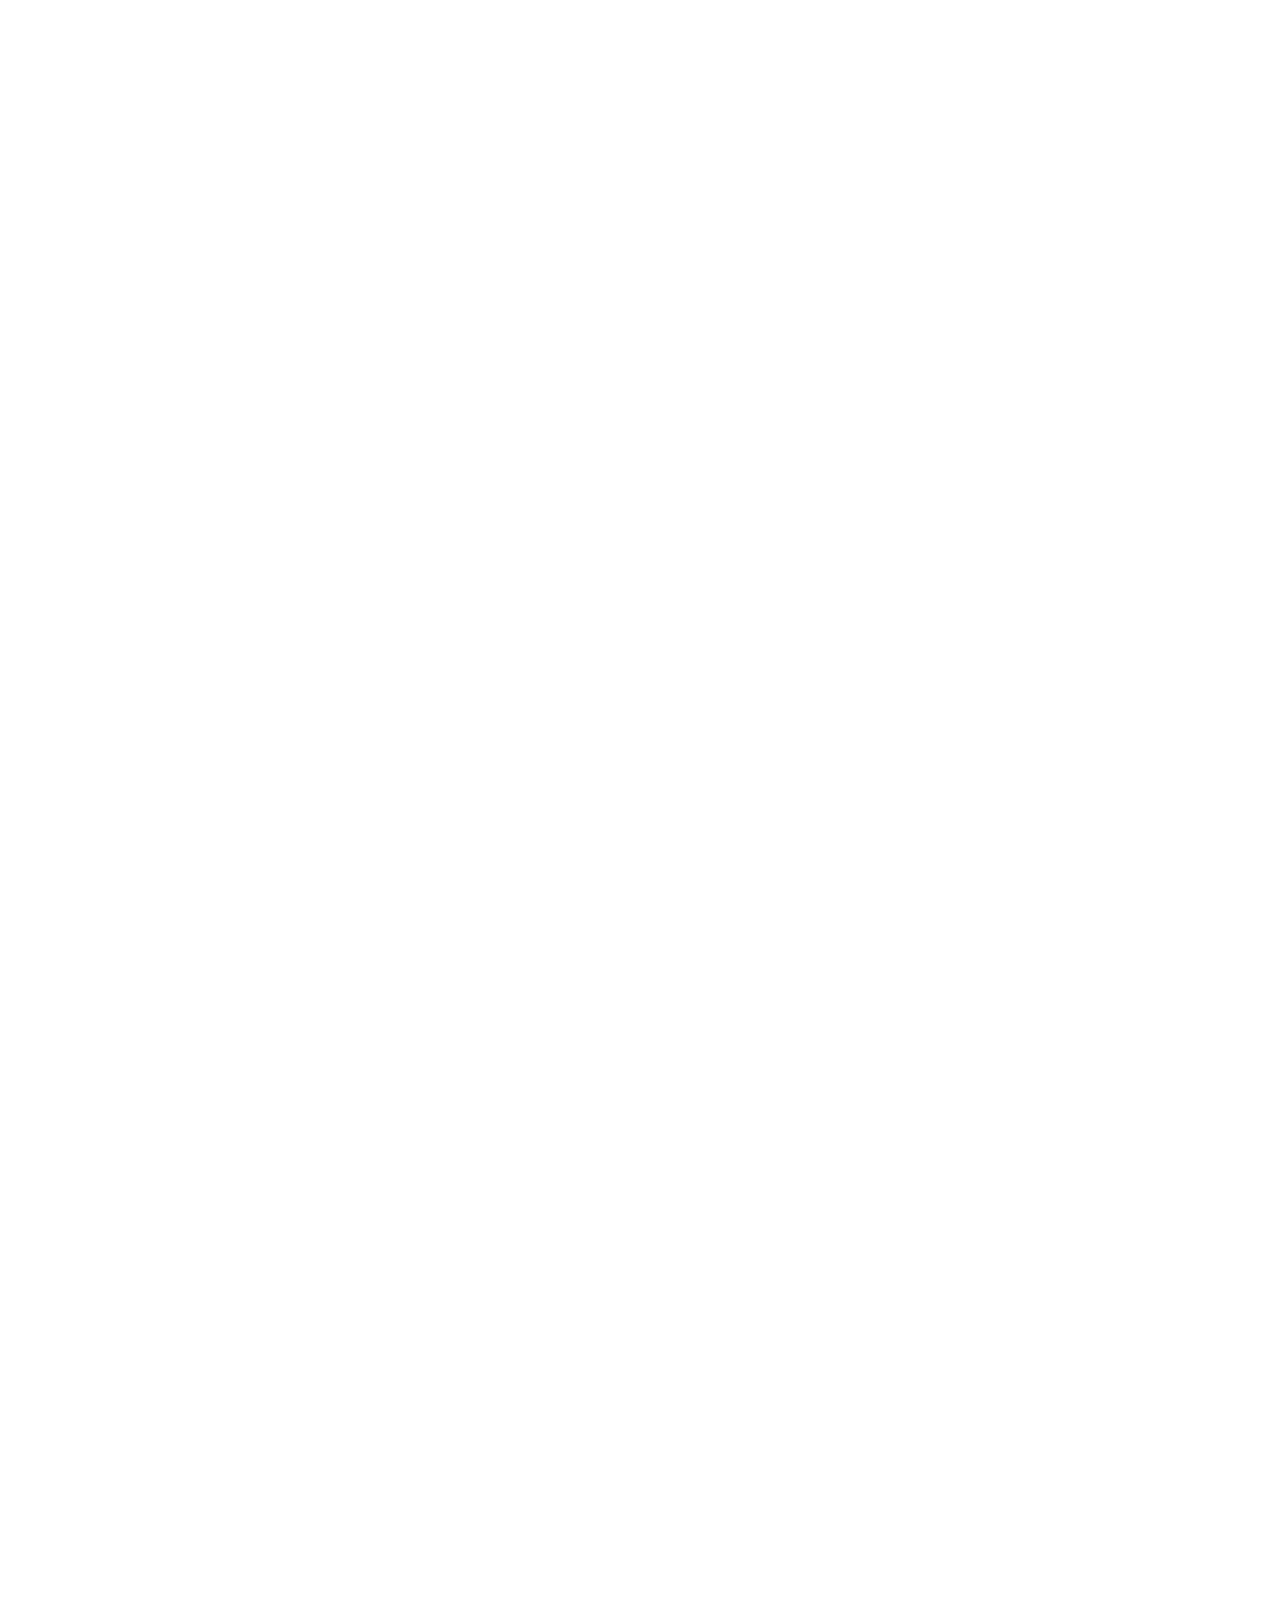
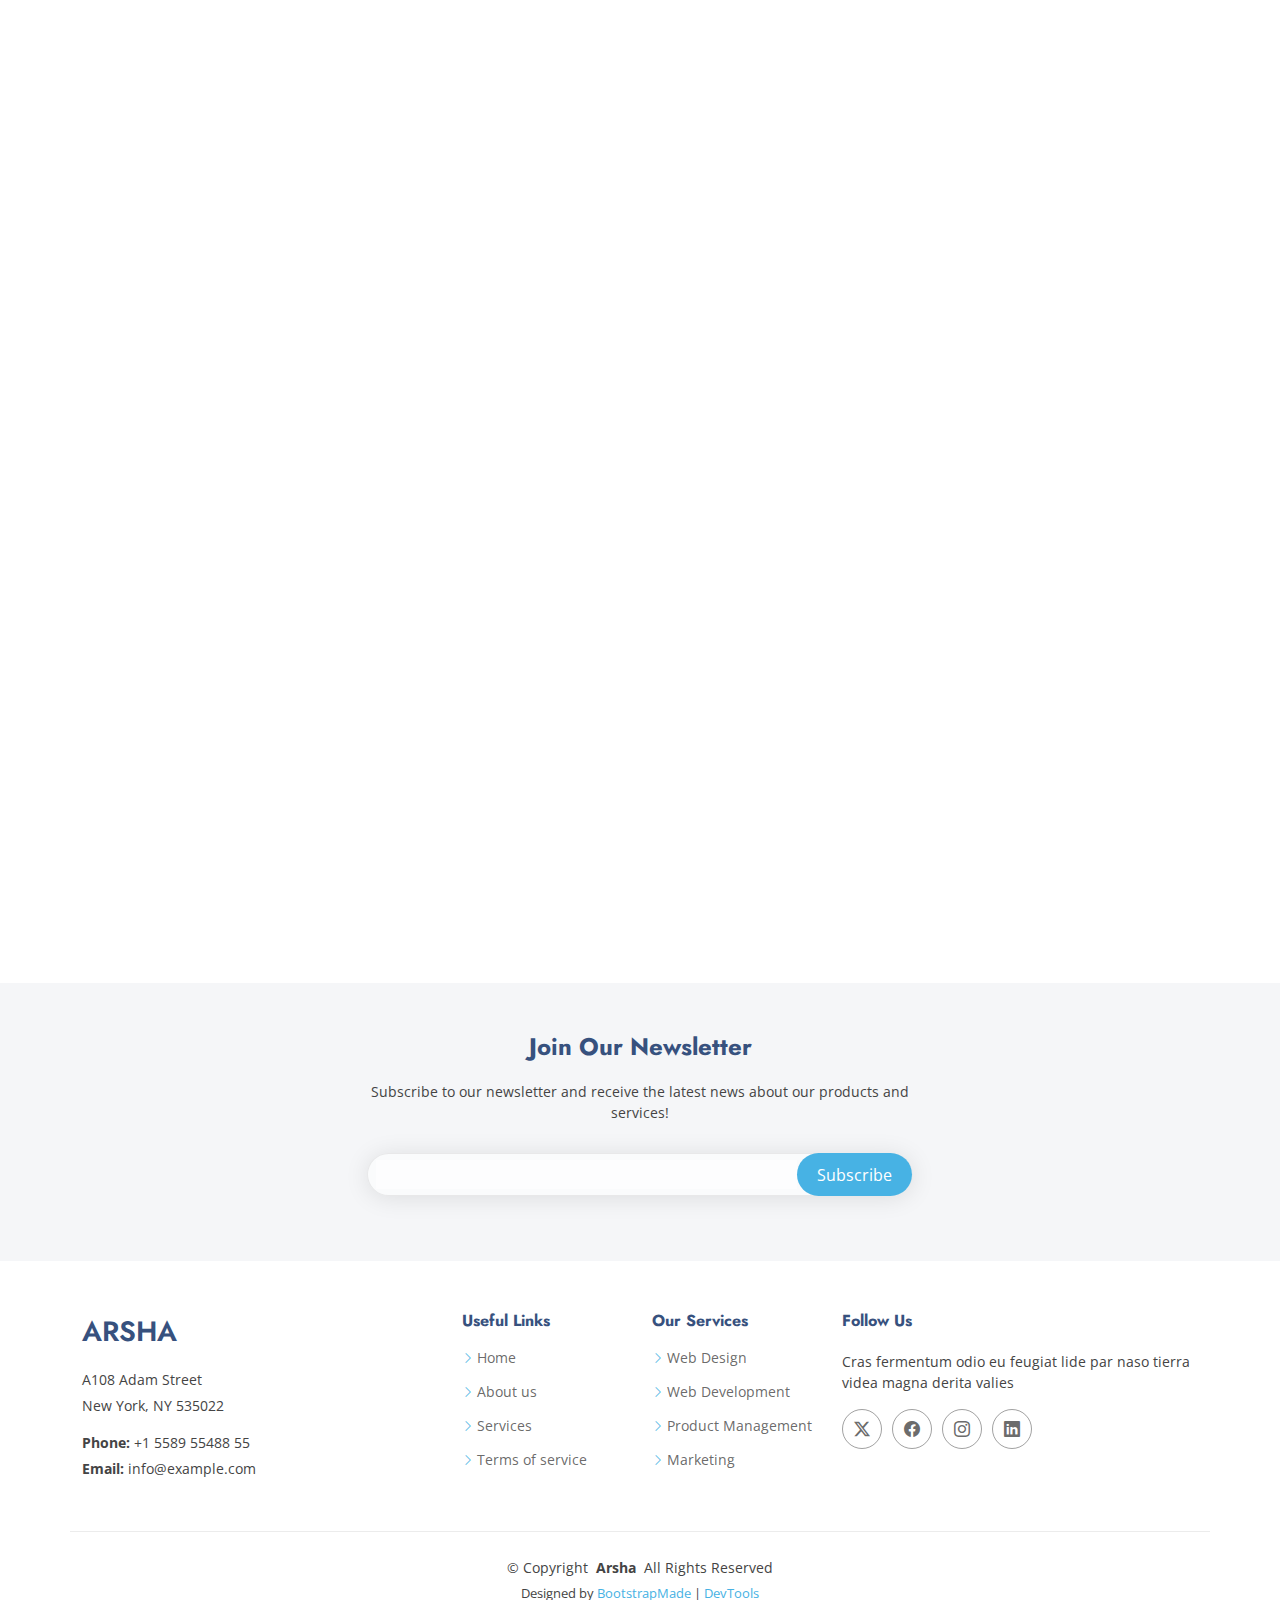
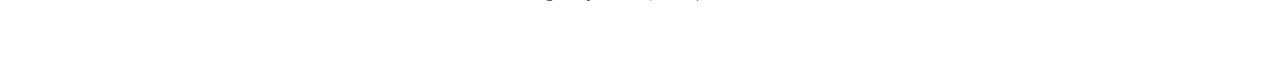
<file: blog-details.html>
<!DOCTYPE html>
<html lang="en">

<head>
  <meta charset="utf-8">
  <meta content="width=device-width, initial-scale=1.0" name="viewport">
  <title>Blog Details - Arsha Bootstrap Template</title>
  <meta name="description" content="">
  <meta name="keywords" content="">

  <!-- Favicons -->
  <link href="assets/img/favicon.png" rel="icon">
  <link href="assets/img/apple-touch-icon.png" rel="apple-touch-icon">

  <!-- Fonts -->
  <link href="https://fonts.googleapis.com" rel="preconnect">
  <link href="https://fonts.gstatic.com" rel="preconnect" crossorigin>
  <link href="https://fonts.googleapis.com/css2?family=Open+Sans:ital,wght@0,300;0,400;0,500;0,600;0,700;0,800;1,300;1,400;1,500;1,600;1,700;1,800&family=Poppins:ital,wght@0,100;0,200;0,300;0,400;0,500;0,600;0,700;0,800;0,900;1,100;1,200;1,300;1,400;1,500;1,600;1,700;1,800;1,900&family=Jost:ital,wght@0,100;0,200;0,300;0,400;0,500;0,600;0,700;0,800;0,900;1,100;1,200;1,300;1,400;1,500;1,600;1,700;1,800;1,900&display=swap" rel="stylesheet">

  <!-- Vendor CSS Files -->
  <link href="assets/vendor/bootstrap/css/bootstrap.min.css" rel="stylesheet">
  <link href="assets/vendor/bootstrap-icons/bootstrap-icons.css" rel="stylesheet">
  <link href="assets/vendor/aos/aos.css" rel="stylesheet">
  <link href="assets/vendor/glightbox/css/glightbox.min.css" rel="stylesheet">
  <link href="assets/vendor/swiper/swiper-bundle.min.css" rel="stylesheet">

  <!-- Main CSS File -->
  <link href="assets/css/main.css" rel="stylesheet">

  <!-- =======================================================
  * Template Name: Arsha
  * Template URL: https://bootstrapmade.com/arsha-free-bootstrap-html-template-corporate/
  * Updated: Feb 22 2025 with Bootstrap v5.3.3
  * Author: BootstrapMade.com
  * License: https://bootstrapmade.com/license/
  ======================================================== -->
</head>

<body class="blog-details-page">

  <header id="header" class="header d-flex align-items-center sticky-top">
    <div class="container-fluid container-xl position-relative d-flex align-items-center">

      <a href="index.html" class="logo d-flex align-items-center me-auto">
        <!-- Uncomment the line below if you also wish to use an image logo -->
        <!-- <img src="assets/img/logo.webp" alt=""> -->
        <h1 class="sitename">Arsha</h1>
      </a>

      <nav id="navmenu" class="navmenu">
        <ul>
          <li><a href="#hero">Home</a></li>
          <li><a href="#about">About</a></li>
          <li><a href="#services">Services</a></li>
          <li><a href="#portfolio">Portfolio</a></li>
          <li><a href="#team">Team</a></li>
          <li><a href="#pricing">Pricing</a></li>
          <li><a href="blog.html">Blog</a></li>
          <li class="dropdown"><a href="#"><span>Dropdown</span> <i class="bi bi-chevron-down toggle-dropdown"></i></a>
            <ul>
              <li><a href="#">Dropdown 1</a></li>
              <li class="dropdown"><a href="#"><span>Deep Dropdown</span> <i class="bi bi-chevron-down toggle-dropdown"></i></a>
                <ul>
                  <li><a href="#">Deep Dropdown 1</a></li>
                  <li><a href="#">Deep Dropdown 2</a></li>
                  <li><a href="#">Deep Dropdown 3</a></li>
                  <li><a href="#">Deep Dropdown 4</a></li>
                  <li><a href="#">Deep Dropdown 5</a></li>
                </ul>
              </li>
              <li><a href="#">Dropdown 2</a></li>
              <li><a href="#">Dropdown 3</a></li>
              <li><a href="#">Dropdown 4</a></li>
            </ul>
          </li>
          <li><a href="#contact">Contact</a></li>
        </ul>
        <i class="mobile-nav-toggle d-xl-none bi bi-list"></i>
      </nav>

      <a class="btn-getstarted" href="#about">Get Started</a>

    </div>
  </header>

  <main class="main">

    <!-- Page Title -->
    <div class="page-title" data-aos="fade">
      <div class="container">
        <nav class="breadcrumbs">
          <ol>
            <li><a href="index.html">Home</a></li>
            <li class="current">Blog Details</li>
          </ol>
        </nav>
        <h1>Blog Details</h1>
      </div>
    </div><!-- End Page Title -->

    <div class="container">
      <div class="row">

        <div class="col-lg-8">

          <!-- Blog Details Section -->
          <section id="blog-details" class="blog-details section">
            <div class="container" data-aos="fade-up">

              <article class="article">

                <div class="hero-img" data-aos="zoom-in">
                  <img src="assets/img/blog/blog-post-3.webp" alt="Featured blog image" class="img-fluid" loading="lazy">
                  <div class="meta-overlay">
                    <div class="meta-categories">
                      <a href="#" class="category">Web Development</a>
                      <span class="divider">•</span>
                      <span class="reading-time"><i class="bi bi-clock"></i> 6 min read</span>
                    </div>
                  </div>
                </div>

                <div class="article-content" data-aos="fade-up" data-aos-delay="100">
                  <div class="content-header">
                    <h1 class="title">Modern Web Development: Best Practices and Future Trends for 2025</h1>

                    <div class="author-info">
                      <div class="author-details">
                        <img src="assets/img/person/person-f-8.webp" alt="Author" class="author-img">
                        <div class="info">
                          <h4>Michael Chen</h4>
                          <span class="role">Senior Web Developer</span>
                        </div>
                      </div>
                      <div class="post-meta">
                        <span class="date"><i class="bi bi-calendar3"></i> Mar 15, 2025</span>
                        <span class="divider">•</span>
                        <span class="comments"><i class="bi bi-chat-text"></i> 18 Comments</span>
                      </div>
                    </div>
                  </div>

                  <div class="content">
                    <p class="lead">
                      The landscape of web development continues to evolve at an unprecedented pace, bringing new technologies, frameworks, and methodologies that reshape how we build modern web applications.
                    </p>

                    <p>
                      As we delve into 2025, the web development ecosystem has transformed dramatically, introducing innovative approaches to building faster, more secure, and highly engaging web experiences. This comprehensive guide explores the latest trends and best practices that are defining the future of web development.
                    </p>

                    <div class="content-image right-aligned">
                      <img src="assets/img/blog/blog-hero-2.webp" class="img-fluid" alt="Modern web development tools" loading="lazy">
                      <figcaption>Modern development environments emphasize collaboration and efficiency</figcaption>
                    </div>

                    <h2>The Rise of Web Components</h2>
                    <p>
                      Web Components have become increasingly crucial in modern web development, offering a standardized way to create reusable custom elements. Key advantages include:
                    </p>
                    <ul>
                      <li>Enhanced code reusability across different frameworks</li>
                      <li>Better encapsulation of functionality</li>
                      <li>Improved maintenance and scalability</li>
                      <li>Framework-agnostic component development</li>
                    </ul>

                    <div class="highlight-box">
                      <h3>Key Trends in 2025</h3>
                      <ul class="trend-list">
                        <li>
                          <i class="bi bi-lightning-charge"></i>
                          <span>Edge Computing and Serverless Architecture</span>
                        </li>
                        <li>
                          <i class="bi bi-shield-check"></i>
                          <span>Enhanced Security Measures</span>
                        </li>
                        <li>
                          <i class="bi bi-phone"></i>
                          <span>Progressive Web Apps (PWAs)</span>
                        </li>
                      </ul>
                    </div>

                    <h2>Performance Optimization</h2>
                    <p>
                      Performance remains a critical factor in web development, with an increasing focus on Core Web Vitals and user experience metrics. Modern applications must be optimized for both speed and efficiency.
                    </p>

                    <blockquote>
                      <p>
                        "The future of web development lies not just in writing code, but in creating seamless, accessible, and performant experiences that work for everyone, everywhere."
                      </p>
                      <cite>Emily Thompson, Web Performance Architect</cite>
                    </blockquote>

                    <div class="content-grid">
                      <div class="row g-4">
                        <div class="col-md-6">
                          <div class="info-card">
                            <i class="bi bi-speedometer2"></i>
                            <h4>Performance Metrics</h4>
                            <p>Focus on Core Web Vitals and user-centric performance metrics for better search rankings and user experience.</p>
                          </div>
                        </div>
                        <div class="col-md-6">
                          <div class="info-card">
                            <i class="bi bi-universal-access"></i>
                            <h4>Accessibility</h4>
                            <p>Implementing WCAG guidelines and ensuring web applications are accessible to all users across different devices.</p>
                          </div>
                        </div>
                      </div>
                    </div>

                    <h2>Looking Forward</h2>
                    <p>
                      As we continue through 2025, web development practices will further evolve, embracing new technologies while maintaining a strong foundation in performance, accessibility, and user experience. Staying updated with these trends and best practices is crucial for developers looking to build modern, scalable web applications.
                    </p>
                  </div>

                  <div class="meta-bottom">
                    <div class="tags-section">
                      <h4>Related Topics</h4>
                      <div class="tags">
                        <a href="#" class="tag">Web Development</a>
                        <a href="#" class="tag">Performance</a>
                        <a href="#" class="tag">Best Practices</a>
                        <a href="#" class="tag">Trends</a>
                        <a href="#" class="tag">2025</a>
                      </div>
                    </div>

                    <div class="share-section">
                      <h4>Share Article</h4>
                      <div class="social-links">
                        <a href="#" class="twitter"><i class="bi bi-twitter-x"></i></a>
                        <a href="#" class="facebook"><i class="bi bi-facebook"></i></a>
                        <a href="#" class="linkedin"><i class="bi bi-linkedin"></i></a>
                        <a href="#" class="copy-link" title="Copy Link"><i class="bi bi-link-45deg"></i></a>
                      </div>
                    </div>
                  </div>
                </div>

              </article>

            </div>
          </section><!-- /Blog Details Section -->

          <!-- Blog Comments Section -->
          <section id="blog-comments" class="blog-comments section">

            <div class="container" data-aos="fade-up" data-aos-delay="100">

              <div class="blog-comments-4">
                <div class="comments-header">
                  <h3 class="title">Community Feedback</h3>
                  <div class="comments-stats">
                    <span class="count">12</span>
                    <span class="label">Comments</span>
                  </div>
                </div>

                <div class="comments-container">
                  <!-- Comment #1 -->
                  <div class="comment-thread">
                    <div class="comment-box">
                      <div class="comment-wrapper">
                        <div class="avatar-wrapper">
                          <img src="assets/img/person/person-f-9.webp" alt="Avatar" loading="lazy">
                          <span class="status-indicator"></span>
                        </div>

                        <div class="comment-content">
                          <div class="comment-header">
                            <div class="user-info">
                              <h4>Thomas Anderson</h4>
                              <span class="time-badge">
                                <i class="bi bi-clock"></i>
                                2 hours ago
                              </span>
                            </div>
                            <div class="engagement">
                              <span class="likes">
                                <i class="bi bi-heart"></i>
                                24
                              </span>
                            </div>
                          </div>

                          <div class="comment-body">
                            <p>Nullam ac urna eu felis dapibus condimentum sit amet a augue. Sed non neque elit. Sed ut imperdiet nisi. Proin condimentum fermentum nunc.</p>
                          </div>

                          <div class="comment-actions">
                            <button class="action-btn like-btn" aria-label="Like comment">
                              <i class="bi bi-heart"></i>
                              <span>Like</span>
                            </button>
                            <button class="action-btn reply-btn" aria-label="Reply to comment">
                              <i class="bi bi-chat"></i>
                              <span>Reply</span>
                            </button>
                            <button class="action-btn share-btn" aria-label="Share comment">
                              <i class="bi bi-share"></i>
                              <span>Share</span>
                            </button>
                          </div>
                        </div>
                      </div>
                    </div>

                    <!-- Replies Container -->
                    <div class="replies-container">
                      <!-- Reply #1 -->
                      <div class="comment-box reply">
                        <div class="comment-wrapper">
                          <div class="avatar-wrapper">
                            <img src="assets/img/person/person-m-9.webp" alt="Avatar" loading="lazy">
                            <span class="status-indicator"></span>
                          </div>

                          <div class="comment-content">
                            <div class="comment-header">
                              <div class="user-info">
                                <h4>Maria Rodriguez</h4>
                                <span class="time-badge">
                                  <i class="bi bi-clock"></i>
                                  1 hour ago
                                </span>
                              </div>
                              <div class="engagement">
                                <span class="likes">
                                  <i class="bi bi-heart"></i>
                                  8
                                </span>
                              </div>
                            </div>

                            <div class="comment-body">
                              <p>Vivamus elementum semper nisi. Aenean vulputate eleifend tellus. Aenean leo ligula, porttitor eu, consequat vitae.</p>
                            </div>

                            <div class="comment-actions">
                              <button class="action-btn like-btn" aria-label="Like comment">
                                <i class="bi bi-heart"></i>
                                <span>Like</span>
                              </button>
                              <button class="action-btn reply-btn" aria-label="Reply to comment">
                                <i class="bi bi-chat"></i>
                                <span>Reply</span>
                              </button>
                              <button class="action-btn share-btn" aria-label="Share comment">
                                <i class="bi bi-share"></i>
                                <span>Share</span>
                              </button>
                            </div>
                          </div>
                        </div>
                      </div>

                      <!-- Reply #2 -->
                      <div class="comment-box reply">
                        <div class="comment-wrapper">
                          <div class="avatar-wrapper">
                            <img src="assets/img/person/person-f-9.webp" alt="Avatar" loading="lazy">
                            <span class="status-indicator"></span>
                          </div>

                          <div class="comment-content">
                            <div class="comment-header">
                              <div class="user-info">
                                <h4>Alex Chen</h4>
                                <span class="time-badge">
                                  <i class="bi bi-clock"></i>
                                  30 minutes ago
                                </span>
                              </div>
                              <div class="engagement">
                                <span class="likes">
                                  <i class="bi bi-heart"></i>
                                  5
                                </span>
                              </div>
                            </div>

                            <div class="comment-body">
                              <p>Cras dapibus. Vivamus elementum semper nisi. Aenean vulputate eleifend tellus.</p>
                            </div>

                            <div class="comment-actions">
                              <button class="action-btn like-btn" aria-label="Like comment">
                                <i class="bi bi-heart"></i>
                                <span>Like</span>
                              </button>
                              <button class="action-btn reply-btn" aria-label="Reply to comment">
                                <i class="bi bi-chat"></i>
                                <span>Reply</span>
                              </button>
                              <button class="action-btn share-btn" aria-label="Share comment">
                                <i class="bi bi-share"></i>
                                <span>Share</span>
                              </button>
                            </div>
                          </div>
                        </div>
                      </div>
                    </div>
                  </div>

                  <!-- Comment #2 -->
                  <div class="comment-thread">
                    <div class="comment-box">
                      <div class="comment-wrapper">
                        <div class="avatar-wrapper">
                          <img src="assets/img/person/person-f-7.webp" alt="Avatar" loading="lazy">
                          <span class="status-indicator"></span>
                        </div>

                        <div class="comment-content">
                          <div class="comment-header">
                            <div class="user-info">
                              <h4>Emily Watson</h4>
                              <span class="time-badge">
                                <i class="bi bi-clock"></i>
                                3 hours ago
                              </span>
                            </div>
                            <div class="engagement">
                              <span class="likes">
                                <i class="bi bi-heart"></i>
                                15
                              </span>
                            </div>
                          </div>

                          <div class="comment-body">
                            <p>Maecenas tempus, tellus eget condimentum rhoncus, sem quam semper libero, sit amet adipiscing sem neque sed ipsum.</p>
                          </div>

                          <div class="comment-actions">
                            <button class="action-btn like-btn" aria-label="Like comment">
                              <i class="bi bi-heart"></i>
                              <span>Like</span>
                            </button>
                            <button class="action-btn reply-btn" aria-label="Reply to comment">
                              <i class="bi bi-chat"></i>
                              <span>Reply</span>
                            </button>
                            <button class="action-btn share-btn" aria-label="Share comment">
                              <i class="bi bi-share"></i>
                              <span>Share</span>
                            </button>
                          </div>
                        </div>
                      </div>
                    </div>
                  </div>
                </div>
              </div>

            </div>

          </section><!-- /Blog Comments Section -->

          <!-- Blog Comment Form Section -->
          <section id="blog-comment-form" class="blog-comment-form section">

            <div class="container" data-aos="fade-up" data-aos-delay="100">

              <form method="post" role="form">

                <div class="form-header">
                  <h3>Leave a Comment</h3>
                  <p>Your email address will not be published. Required fields are marked *</p>
                </div>

                <div class="row gy-3">
                  <div class="col-md-6">
                    <div class="input-group">
                      <label for="name">Full Name *</label>
                      <input type="text" name="name" id="name" placeholder="Enter your full name" required="">
                      <span class="error-text">Please enter your name</span>
                    </div>
                  </div>

                  <div class="col-md-6">
                    <div class="input-group">
                      <label for="email">Email Address *</label>
                      <input type="email" name="email" id="email" placeholder="Enter your email address" required="">
                      <span class="error-text">Please enter a valid email address</span>
                    </div>
                  </div>

                  <div class="col-12">
                    <div class="input-group">
                      <label for="website">Website</label>
                      <input type="url" name="website" id="website" placeholder="Your website (optional)">
                    </div>
                  </div>

                  <div class="col-12">
                    <div class="input-group">
                      <label for="comment">Your Comment *</label>
                      <textarea name="comment" id="comment" rows="5" placeholder="Write your thoughts here..." required=""></textarea>
                      <span class="error-text">Please enter your comment</span>
                    </div>
                  </div>

                  <div class="col-12 text-center">
                    <button type="submit">Post Comment</button>
                  </div>
                </div>

              </form>

            </div>

          </section><!-- /Blog Comment Form Section -->

        </div>

        <div class="col-lg-4 sidebar">

          <div class="widgets-container" data-aos="fade-up" data-aos-delay="200">

            <!-- Search Widget -->
            <div class="search-widget widget-item">

              <h3 class="widget-title">Search</h3>
              <form action="">
                <input type="text">
                <button type="submit" title="Search"><i class="bi bi-search"></i></button>
              </form>

            </div><!--/Search Widget -->

            <!-- Recent Posts Widget -->
            <div class="recent-posts-widget widget-item">

              <h3 class="widget-title">Recent Posts</h3>

              <div class="post-item">
                <img src="assets/img/blog/blog-post-square-1.webp" alt="" class="flex-shrink-0">
                <div>
                  <h4><a href="blog-details.html">Nihil blanditiis at in nihil autem</a></h4>
                  <time datetime="2020-01-01">Jan 1, 2020</time>
                </div>
              </div><!-- End recent post item-->

              <div class="post-item">
                <img src="assets/img/blog/blog-post-square-2.webp" alt="" class="flex-shrink-0">
                <div>
                  <h4><a href="blog-details.html">Quidem autem et impedit</a></h4>
                  <time datetime="2020-01-01">Jan 1, 2020</time>
                </div>
              </div><!-- End recent post item-->

              <div class="post-item">
                <img src="assets/img/blog/blog-post-square-3.webp" alt="" class="flex-shrink-0">
                <div>
                  <h4><a href="blog-details.html">Id quia et et ut maxime similique occaecati ut</a></h4>
                  <time datetime="2020-01-01">Jan 1, 2020</time>
                </div>
              </div><!-- End recent post item-->

              <div class="post-item">
                <img src="assets/img/blog/blog-post-square-4.webp" alt="" class="flex-shrink-0">
                <div>
                  <h4><a href="blog-details.html">Laborum corporis quo dara net para</a></h4>
                  <time datetime="2020-01-01">Jan 1, 2020</time>
                </div>
              </div><!-- End recent post item-->

              <div class="post-item">
                <img src="assets/img/blog/blog-post-square-5.webp" alt="" class="flex-shrink-0">
                <div>
                  <h4><a href="blog-details.html">Et dolores corrupti quae illo quod dolor</a></h4>
                  <time datetime="2020-01-01">Jan 1, 2020</time>
                </div>
              </div><!-- End recent post item-->

            </div><!--/Recent Posts Widget -->

            <!-- Categories Widget -->
            <div class="categories-widget widget-item">

              <h3 class="widget-title">Categories</h3>
              <ul class="mt-3">
                <li><a href="#">General <span>(25)</span></a></li>
                <li><a href="#">Lifestyle <span>(12)</span></a></li>
                <li><a href="#">Travel <span>(5)</span></a></li>
                <li><a href="#">Design <span>(22)</span></a></li>
                <li><a href="#">Creative <span>(8)</span></a></li>
                <li><a href="#">Educaion <span>(14)</span></a></li>
              </ul>

            </div><!--/Categories Widget -->

            <!-- Tags Widget -->
            <div class="tags-widget widget-item">

              <h3 class="widget-title">Tags</h3>
              <ul>
                <li><a href="#">App</a></li>
                <li><a href="#">IT</a></li>
                <li><a href="#">Business</a></li>
                <li><a href="#">Mac</a></li>
                <li><a href="#">Design</a></li>
                <li><a href="#">Office</a></li>
                <li><a href="#">Creative</a></li>
                <li><a href="#">Studio</a></li>
                <li><a href="#">Smart</a></li>
                <li><a href="#">Tips</a></li>
                <li><a href="#">Marketing</a></li>
              </ul>

            </div><!--/Tags Widget -->

          </div>

        </div>

      </div>
    </div>

  </main>

  <footer id="footer" class="footer">

    <div class="footer-newsletter">
      <div class="container">
        <div class="row justify-content-center text-center">
          <div class="col-lg-6">
            <h4>Join Our Newsletter</h4>
            <p>Subscribe to our newsletter and receive the latest news about our products and services!</p>
            <form action="forms/newsletter.php" method="post" class="php-email-form">
              <div class="newsletter-form"><input type="email" name="email"><input type="submit" value="Subscribe"></div>
              <div class="loading">Loading</div>
              <div class="error-message"></div>
              <div class="sent-message">Your subscription request has been sent. Thank you!</div>
            </form>
          </div>
        </div>
      </div>
    </div>

    <div class="container footer-top">
      <div class="row gy-4">
        <div class="col-lg-4 col-md-6 footer-about">
          <a href="index.html" class="d-flex align-items-center">
            <span class="sitename">Arsha</span>
          </a>
          <div class="footer-contact pt-3">
            <p>A108 Adam Street</p>
            <p>New York, NY 535022</p>
            <p class="mt-3"><strong>Phone:</strong> <span>+1 5589 55488 55</span></p>
            <p><strong>Email:</strong> <span>info@example.com</span></p>
          </div>
        </div>

        <div class="col-lg-2 col-md-3 footer-links">
          <h4>Useful Links</h4>
          <ul>
            <li><i class="bi bi-chevron-right"></i> <a href="#">Home</a></li>
            <li><i class="bi bi-chevron-right"></i> <a href="#">About us</a></li>
            <li><i class="bi bi-chevron-right"></i> <a href="#">Services</a></li>
            <li><i class="bi bi-chevron-right"></i> <a href="#">Terms of service</a></li>
          </ul>
        </div>

        <div class="col-lg-2 col-md-3 footer-links">
          <h4>Our Services</h4>
          <ul>
            <li><i class="bi bi-chevron-right"></i> <a href="#">Web Design</a></li>
            <li><i class="bi bi-chevron-right"></i> <a href="#">Web Development</a></li>
            <li><i class="bi bi-chevron-right"></i> <a href="#">Product Management</a></li>
            <li><i class="bi bi-chevron-right"></i> <a href="#">Marketing</a></li>
          </ul>
        </div>

        <div class="col-lg-4 col-md-12">
          <h4>Follow Us</h4>
          <p>Cras fermentum odio eu feugiat lide par naso tierra videa magna derita valies</p>
          <div class="social-links d-flex">
            <a href=""><i class="bi bi-twitter-x"></i></a>
            <a href=""><i class="bi bi-facebook"></i></a>
            <a href=""><i class="bi bi-instagram"></i></a>
            <a href=""><i class="bi bi-linkedin"></i></a>
          </div>
        </div>

      </div>
    </div>

    <div class="container copyright text-center mt-4">
      <p>© <span>Copyright</span> <strong class="px-1 sitename">Arsha</strong> <span>All Rights Reserved</span></p>
      <div class="credits">
        <!-- All the links in the footer should remain intact. -->
        <!-- You can delete the links only if you've purchased the pro version. -->
        <!-- Licensing information: https://bootstrapmade.com/license/ -->
        <!-- Purchase the pro version with working PHP/AJAX contact form: [buy-url] -->
        Designed by <a href="https://bootstrapmade.com/">BootstrapMade</a> | <a href="https://bootstrapmade.com/tools/">DevTools</a>
      </div>
    </div>

  </footer>

  <!-- Scroll Top -->
  <a href="#" id="scroll-top" class="scroll-top d-flex align-items-center justify-content-center"><i class="bi bi-arrow-up-short"></i></a>

  <!-- Preloader -->
  <div id="preloader"></div>

  <!-- Vendor JS Files -->
  <script src="assets/vendor/bootstrap/js/bootstrap.bundle.min.js"></script>
  <script src="assets/vendor/php-email-form/validate.js"></script>
  <script src="assets/vendor/aos/aos.js"></script>
  <script src="assets/vendor/glightbox/js/glightbox.min.js"></script>
  <script src="assets/vendor/swiper/swiper-bundle.min.js"></script>
  <script src="assets/vendor/waypoints/noframework.waypoints.js"></script>
  <script src="assets/vendor/imagesloaded/imagesloaded.pkgd.min.js"></script>
  <script src="assets/vendor/isotope-layout/isotope.pkgd.min.js"></script>

  <!-- Main JS File -->
  <script src="assets/js/main.js"></script>

</body>

</html>
</file>
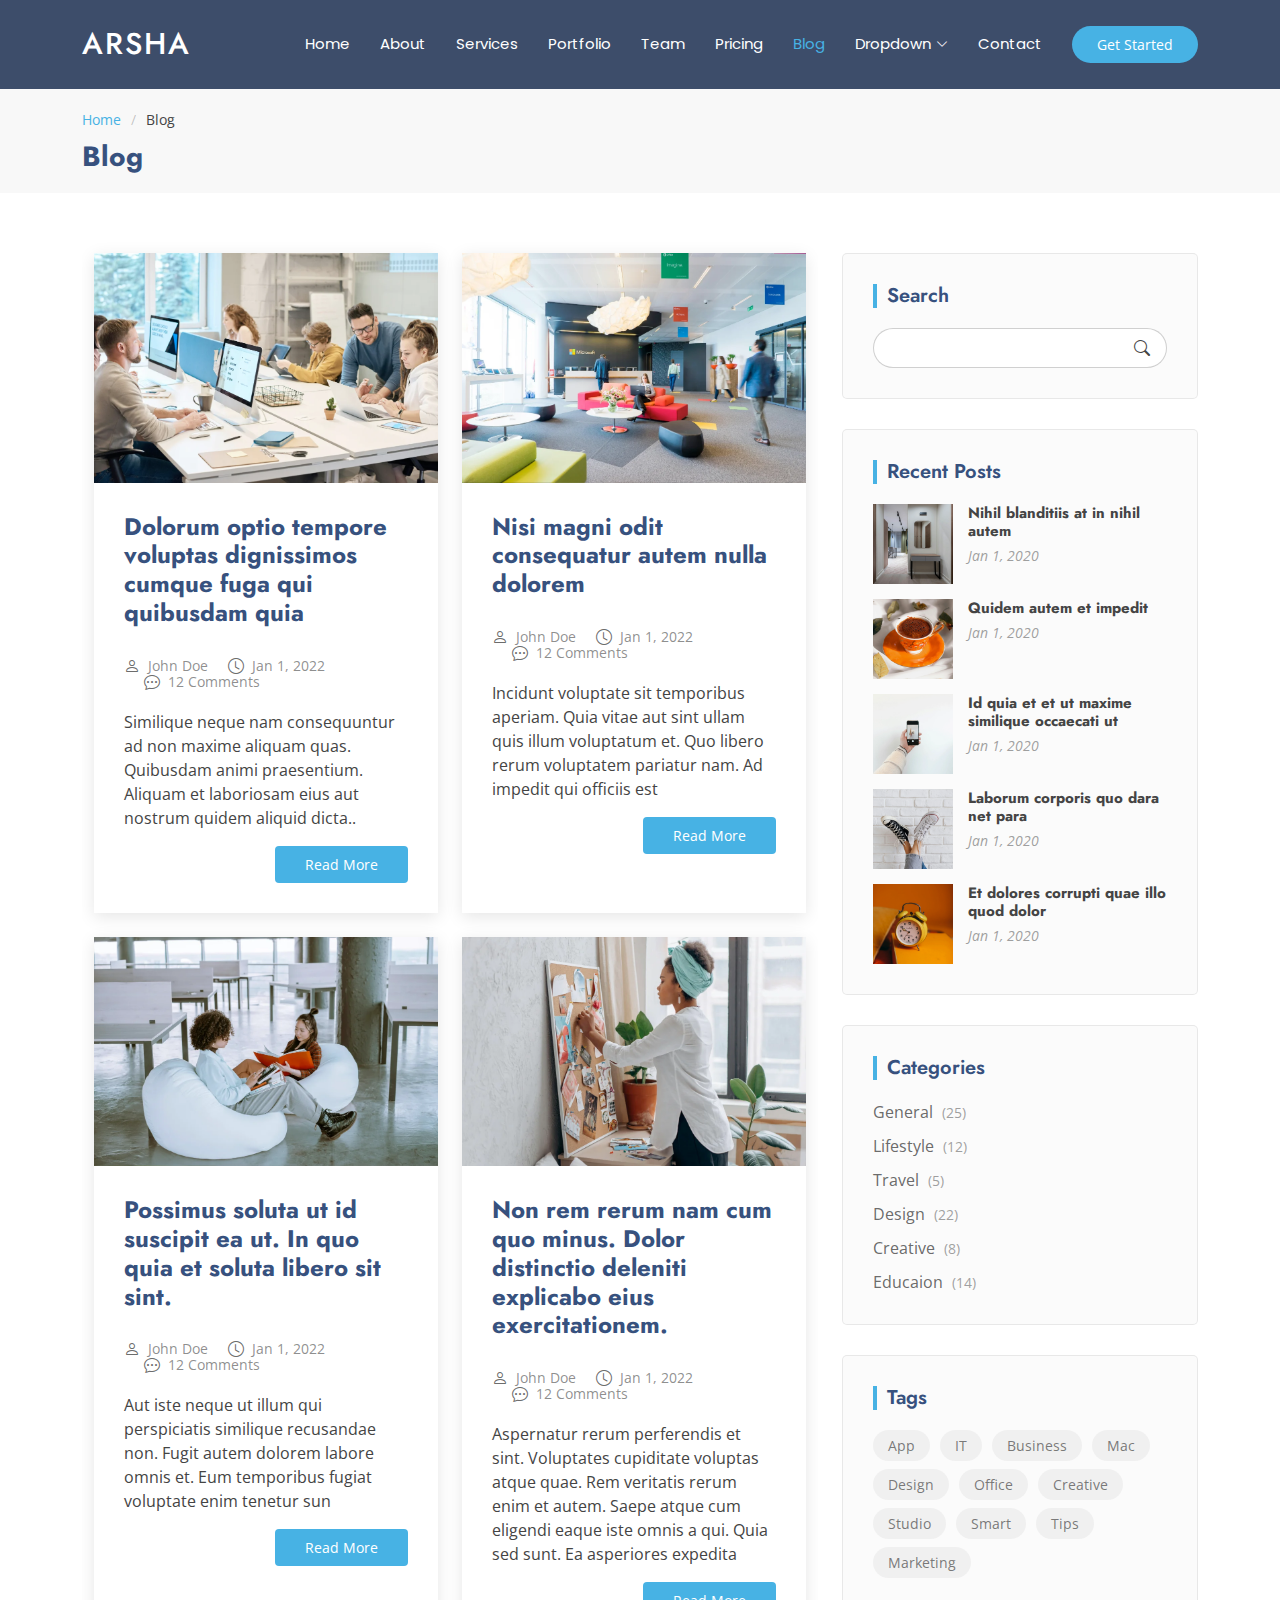
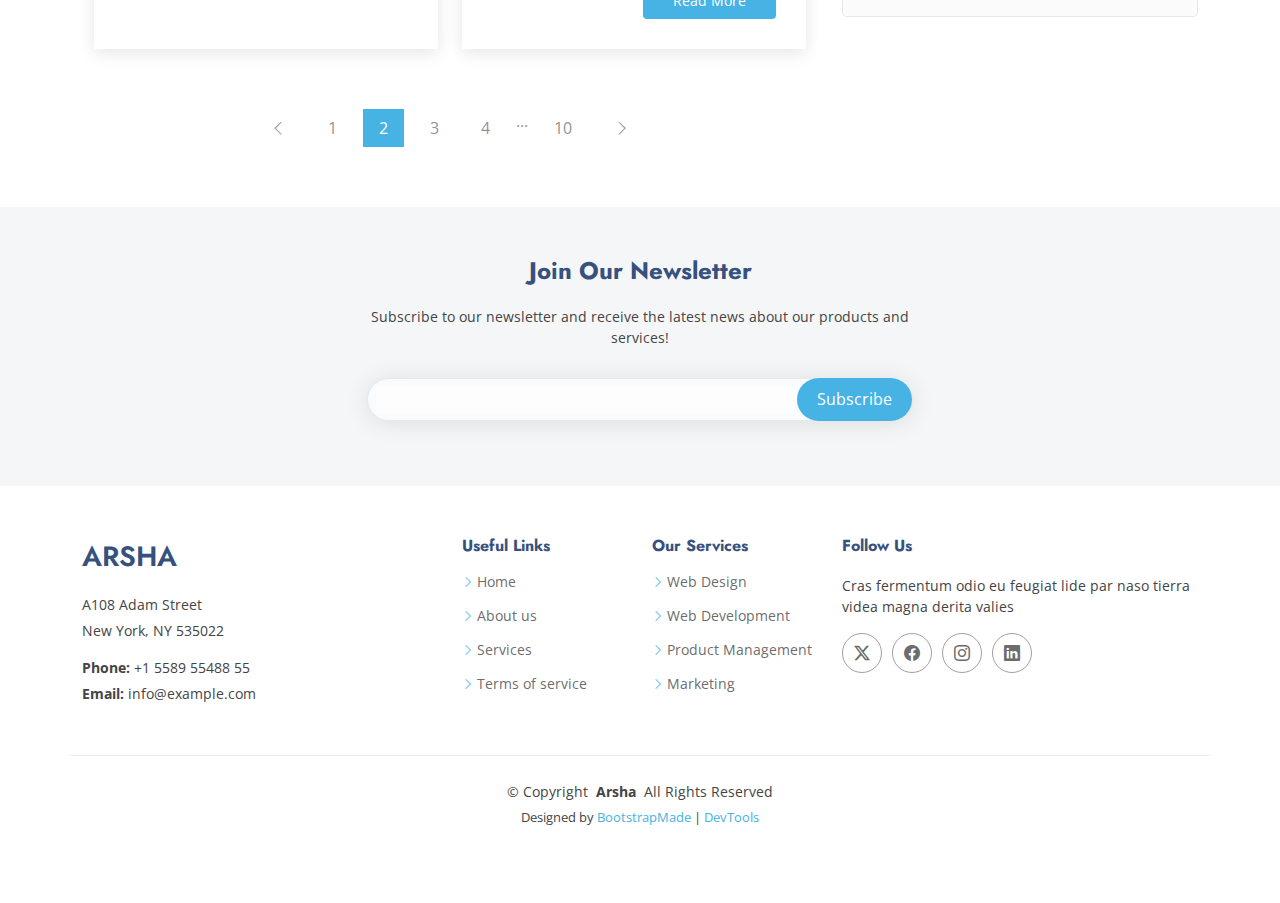
<file: blog.html>
<!DOCTYPE html>
<html lang="en">

<head>
  <meta charset="utf-8">
  <meta content="width=device-width, initial-scale=1.0" name="viewport">
  <title>Blog - Arsha Bootstrap Template</title>
  <meta name="description" content="">
  <meta name="keywords" content="">

  <!-- Favicons -->
  <link href="assets/img/favicon.png" rel="icon">
  <link href="assets/img/apple-touch-icon.png" rel="apple-touch-icon">

  <!-- Fonts -->
  <link href="https://fonts.googleapis.com" rel="preconnect">
  <link href="https://fonts.gstatic.com" rel="preconnect" crossorigin>
  <link href="https://fonts.googleapis.com/css2?family=Open+Sans:ital,wght@0,300;0,400;0,500;0,600;0,700;0,800;1,300;1,400;1,500;1,600;1,700;1,800&family=Poppins:ital,wght@0,100;0,200;0,300;0,400;0,500;0,600;0,700;0,800;0,900;1,100;1,200;1,300;1,400;1,500;1,600;1,700;1,800;1,900&family=Jost:ital,wght@0,100;0,200;0,300;0,400;0,500;0,600;0,700;0,800;0,900;1,100;1,200;1,300;1,400;1,500;1,600;1,700;1,800;1,900&display=swap" rel="stylesheet">

  <!-- Vendor CSS Files -->
  <link href="assets/vendor/bootstrap/css/bootstrap.min.css" rel="stylesheet">
  <link href="assets/vendor/bootstrap-icons/bootstrap-icons.css" rel="stylesheet">
  <link href="assets/vendor/aos/aos.css" rel="stylesheet">
  <link href="assets/vendor/glightbox/css/glightbox.min.css" rel="stylesheet">
  <link href="assets/vendor/swiper/swiper-bundle.min.css" rel="stylesheet">

  <!-- Main CSS File -->
  <link href="assets/css/main.css" rel="stylesheet">

  <!-- =======================================================
  * Template Name: Arsha
  * Template URL: https://bootstrapmade.com/arsha-free-bootstrap-html-template-corporate/
  * Updated: Feb 22 2025 with Bootstrap v5.3.3
  * Author: BootstrapMade.com
  * License: https://bootstrapmade.com/license/
  ======================================================== -->
</head>

<body class="blog-page">

  <header id="header" class="header d-flex align-items-center sticky-top">
    <div class="container-fluid container-xl position-relative d-flex align-items-center">

      <a href="index.html" class="logo d-flex align-items-center me-auto">
        <!-- Uncomment the line below if you also wish to use an image logo -->
        <!-- <img src="assets/img/logo.webp" alt=""> -->
        <h1 class="sitename">Arsha</h1>
      </a>

      <nav id="navmenu" class="navmenu">
        <ul>
          <li><a href="#hero">Home</a></li>
          <li><a href="#about">About</a></li>
          <li><a href="#services">Services</a></li>
          <li><a href="#portfolio">Portfolio</a></li>
          <li><a href="#team">Team</a></li>
          <li><a href="#pricing">Pricing</a></li>
          <li><a href="blog.html" class="active">Blog</a></li>
          <li class="dropdown"><a href="#"><span>Dropdown</span> <i class="bi bi-chevron-down toggle-dropdown"></i></a>
            <ul>
              <li><a href="#">Dropdown 1</a></li>
              <li class="dropdown"><a href="#"><span>Deep Dropdown</span> <i class="bi bi-chevron-down toggle-dropdown"></i></a>
                <ul>
                  <li><a href="#">Deep Dropdown 1</a></li>
                  <li><a href="#">Deep Dropdown 2</a></li>
                  <li><a href="#">Deep Dropdown 3</a></li>
                  <li><a href="#">Deep Dropdown 4</a></li>
                  <li><a href="#">Deep Dropdown 5</a></li>
                </ul>
              </li>
              <li><a href="#">Dropdown 2</a></li>
              <li><a href="#">Dropdown 3</a></li>
              <li><a href="#">Dropdown 4</a></li>
            </ul>
          </li>
          <li><a href="#contact">Contact</a></li>
        </ul>
        <i class="mobile-nav-toggle d-xl-none bi bi-list"></i>
      </nav>

      <a class="btn-getstarted" href="#about">Get Started</a>

    </div>
  </header>

  <main class="main">

    <!-- Page Title -->
    <div class="page-title" data-aos="fade">
      <div class="container">
        <nav class="breadcrumbs">
          <ol>
            <li><a href="index.html">Home</a></li>
            <li class="current">Blog</li>
          </ol>
        </nav>
        <h1>Blog</h1>
      </div>
    </div><!-- End Page Title -->

    <div class="container">
      <div class="row">

        <div class="col-lg-8">

          <!-- Blog Posts Section -->
          <section id="blog-posts" class="blog-posts section">

            <div class="container" data-aos="fade-up" data-aos-delay="100">

              <div class="row gy-4">

                <div class="col-lg-6">
                  <article>

                    <div class="post-img">
                      <img src="assets/img/blog/blog-post-1.webp" alt="" class="img-fluid">
                    </div>

                    <h2 class="title">
                      <a href="blog-details.html">Dolorum optio tempore voluptas dignissimos cumque fuga qui quibusdam quia</a>
                    </h2>

                    <div class="meta-top">
                      <ul>
                        <li class="d-flex align-items-center"><i class="bi bi-person"></i> <a href="blog-details.html">John Doe</a></li>
                        <li class="d-flex align-items-center"><i class="bi bi-clock"></i> <a href="blog-details.html"><time datetime="2022-01-01">Jan 1, 2022</time></a></li>
                        <li class="d-flex align-items-center"><i class="bi bi-chat-dots"></i> <a href="blog-details.html">12 Comments</a></li>
                      </ul>
                    </div>

                    <div class="content">
                      <p>
                        Similique neque nam consequuntur ad non maxime aliquam quas. Quibusdam animi praesentium. Aliquam et laboriosam eius aut nostrum quidem aliquid dicta..
                      </p>

                      <div class="read-more">
                        <a href="blog-details.html">Read More</a>
                      </div>
                    </div>

                  </article>
                </div><!-- End post list item -->

                <div class="col-lg-6">

                  <article>

                    <div class="post-img">
                      <img src="assets/img/blog/blog-post-2.webp" alt="" class="img-fluid">
                    </div>

                    <h2 class="title">
                      <a href="blog-details.html">Nisi magni odit consequatur autem nulla dolorem</a>
                    </h2>

                    <div class="meta-top">
                      <ul>
                        <li class="d-flex align-items-center"><i class="bi bi-person"></i> <a href="blog-details.html">John Doe</a></li>
                        <li class="d-flex align-items-center"><i class="bi bi-clock"></i> <a href="blog-details.html"><time datetime="2022-01-01">Jan 1, 2022</time></a></li>
                        <li class="d-flex align-items-center"><i class="bi bi-chat-dots"></i> <a href="blog-details.html">12 Comments</a></li>
                      </ul>
                    </div>

                    <div class="content">
                      <p>
                        Incidunt voluptate sit temporibus aperiam. Quia vitae aut sint ullam quis illum voluptatum et. Quo libero rerum voluptatem pariatur nam.
                        Ad impedit qui officiis est</p>
                      <div class="read-more">
                        <a href="blog-details.html">Read More</a>
                      </div>
                    </div>

                  </article>

                </div><!-- End post list item -->

                <div class="col-lg-6">

                  <article>

                    <div class="post-img">
                      <img src="assets/img/blog/blog-post-3.webp" alt="" class="img-fluid">
                    </div>

                    <h2 class="title">
                      <a href="blog-details.html">Possimus soluta ut id suscipit ea ut. In quo quia et soluta libero sit sint.</a>
                    </h2>

                    <div class="meta-top">
                      <ul>
                        <li class="d-flex align-items-center"><i class="bi bi-person"></i> <a href="blog-details.html">John Doe</a></li>
                        <li class="d-flex align-items-center"><i class="bi bi-clock"></i> <a href="blog-details.html"><time datetime="2022-01-01">Jan 1, 2022</time></a></li>
                        <li class="d-flex align-items-center"><i class="bi bi-chat-dots"></i> <a href="blog-details.html">12 Comments</a></li>
                      </ul>
                    </div>

                    <div class="content">
                      <p>
                        Aut iste neque ut illum qui perspiciatis similique recusandae non. Fugit autem dolorem labore omnis et. Eum temporibus fugiat voluptate enim tenetur sun</p>
                      <div class="read-more">
                        <a href="blog-details.html">Read More</a>
                      </div>
                    </div>

                  </article>

                </div><!-- End post list item -->

                <div class="col-lg-6">

                  <article>

                    <div class="post-img">
                      <img src="assets/img/blog/blog-post-4.webp" alt="" class="img-fluid">
                    </div>

                    <h2 class="title">
                      <a href="blog-details.html">Non rem rerum nam cum quo minus. Dolor distinctio deleniti explicabo eius exercitationem.</a>
                    </h2>

                    <div class="meta-top">
                      <ul>
                        <li class="d-flex align-items-center"><i class="bi bi-person"></i> <a href="blog-details.html">John Doe</a></li>
                        <li class="d-flex align-items-center"><i class="bi bi-clock"></i> <a href="blog-details.html"><time datetime="2022-01-01">Jan 1, 2022</time></a></li>
                        <li class="d-flex align-items-center"><i class="bi bi-chat-dots"></i> <a href="blog-details.html">12 Comments</a></li>
                      </ul>
                    </div>

                    <div class="content">
                      <p>
                        Aspernatur rerum perferendis et sint. Voluptates cupiditate voluptas atque quae. Rem veritatis rerum enim et autem. Saepe atque cum eligendi eaque iste omnis a qui.
                        Quia sed sunt. Ea asperiores expedita <br></p>
                      <div class="read-more">
                        <a href="blog-details.html">Read More</a>
                      </div>
                    </div>

                  </article>

                </div><!-- End post list item -->

              </div><!-- End blog posts list -->

            </div>

          </section><!-- /Blog Posts Section -->

          <!-- Pagination 2 Section -->
          <section id="pagination-2" class="pagination-2 section">

            <div class="container">
              <div class="d-flex justify-content-center">
                <ul>
                  <li><a href="#"><i class="bi bi-chevron-left"></i></a></li>
                  <li><a href="#">1</a></li>
                  <li><a href="#" class="active">2</a></li>
                  <li><a href="#">3</a></li>
                  <li><a href="#">4</a></li>
                  <li>...</li>
                  <li><a href="#">10</a></li>
                  <li><a href="#"><i class="bi bi-chevron-right"></i></a></li>
                </ul>
              </div>
            </div>

          </section><!-- /Pagination 2 Section -->

        </div>

        <div class="col-lg-4 sidebar">

          <div class="widgets-container" data-aos="fade-up" data-aos-delay="200">

            <!-- Search Widget -->
            <div class="search-widget widget-item">

              <h3 class="widget-title">Search</h3>
              <form action="">
                <input type="text">
                <button type="submit" title="Search"><i class="bi bi-search"></i></button>
              </form>

            </div><!--/Search Widget -->

            <!-- Recent Posts Widget -->
            <div class="recent-posts-widget widget-item">

              <h3 class="widget-title">Recent Posts</h3>

              <div class="post-item">
                <img src="assets/img/blog/blog-post-square-1.webp" alt="" class="flex-shrink-0">
                <div>
                  <h4><a href="blog-details.html">Nihil blanditiis at in nihil autem</a></h4>
                  <time datetime="2020-01-01">Jan 1, 2020</time>
                </div>
              </div><!-- End recent post item-->

              <div class="post-item">
                <img src="assets/img/blog/blog-post-square-2.webp" alt="" class="flex-shrink-0">
                <div>
                  <h4><a href="blog-details.html">Quidem autem et impedit</a></h4>
                  <time datetime="2020-01-01">Jan 1, 2020</time>
                </div>
              </div><!-- End recent post item-->

              <div class="post-item">
                <img src="assets/img/blog/blog-post-square-3.webp" alt="" class="flex-shrink-0">
                <div>
                  <h4><a href="blog-details.html">Id quia et et ut maxime similique occaecati ut</a></h4>
                  <time datetime="2020-01-01">Jan 1, 2020</time>
                </div>
              </div><!-- End recent post item-->

              <div class="post-item">
                <img src="assets/img/blog/blog-post-square-4.webp" alt="" class="flex-shrink-0">
                <div>
                  <h4><a href="blog-details.html">Laborum corporis quo dara net para</a></h4>
                  <time datetime="2020-01-01">Jan 1, 2020</time>
                </div>
              </div><!-- End recent post item-->

              <div class="post-item">
                <img src="assets/img/blog/blog-post-square-5.webp" alt="" class="flex-shrink-0">
                <div>
                  <h4><a href="blog-details.html">Et dolores corrupti quae illo quod dolor</a></h4>
                  <time datetime="2020-01-01">Jan 1, 2020</time>
                </div>
              </div><!-- End recent post item-->

            </div><!--/Recent Posts Widget -->

            <!-- Categories Widget -->
            <div class="categories-widget widget-item">

              <h3 class="widget-title">Categories</h3>
              <ul class="mt-3">
                <li><a href="#">General <span>(25)</span></a></li>
                <li><a href="#">Lifestyle <span>(12)</span></a></li>
                <li><a href="#">Travel <span>(5)</span></a></li>
                <li><a href="#">Design <span>(22)</span></a></li>
                <li><a href="#">Creative <span>(8)</span></a></li>
                <li><a href="#">Educaion <span>(14)</span></a></li>
              </ul>

            </div><!--/Categories Widget -->

            <!-- Tags Widget -->
            <div class="tags-widget widget-item">

              <h3 class="widget-title">Tags</h3>
              <ul>
                <li><a href="#">App</a></li>
                <li><a href="#">IT</a></li>
                <li><a href="#">Business</a></li>
                <li><a href="#">Mac</a></li>
                <li><a href="#">Design</a></li>
                <li><a href="#">Office</a></li>
                <li><a href="#">Creative</a></li>
                <li><a href="#">Studio</a></li>
                <li><a href="#">Smart</a></li>
                <li><a href="#">Tips</a></li>
                <li><a href="#">Marketing</a></li>
              </ul>

            </div><!--/Tags Widget -->

          </div>

        </div>

      </div>
    </div>

  </main>

  <footer id="footer" class="footer">

    <div class="footer-newsletter">
      <div class="container">
        <div class="row justify-content-center text-center">
          <div class="col-lg-6">
            <h4>Join Our Newsletter</h4>
            <p>Subscribe to our newsletter and receive the latest news about our products and services!</p>
            <form action="forms/newsletter.php" method="post" class="php-email-form">
              <div class="newsletter-form"><input type="email" name="email"><input type="submit" value="Subscribe"></div>
              <div class="loading">Loading</div>
              <div class="error-message"></div>
              <div class="sent-message">Your subscription request has been sent. Thank you!</div>
            </form>
          </div>
        </div>
      </div>
    </div>

    <div class="container footer-top">
      <div class="row gy-4">
        <div class="col-lg-4 col-md-6 footer-about">
          <a href="index.html" class="d-flex align-items-center">
            <span class="sitename">Arsha</span>
          </a>
          <div class="footer-contact pt-3">
            <p>A108 Adam Street</p>
            <p>New York, NY 535022</p>
            <p class="mt-3"><strong>Phone:</strong> <span>+1 5589 55488 55</span></p>
            <p><strong>Email:</strong> <span>info@example.com</span></p>
          </div>
        </div>

        <div class="col-lg-2 col-md-3 footer-links">
          <h4>Useful Links</h4>
          <ul>
            <li><i class="bi bi-chevron-right"></i> <a href="#">Home</a></li>
            <li><i class="bi bi-chevron-right"></i> <a href="#">About us</a></li>
            <li><i class="bi bi-chevron-right"></i> <a href="#">Services</a></li>
            <li><i class="bi bi-chevron-right"></i> <a href="#">Terms of service</a></li>
          </ul>
        </div>

        <div class="col-lg-2 col-md-3 footer-links">
          <h4>Our Services</h4>
          <ul>
            <li><i class="bi bi-chevron-right"></i> <a href="#">Web Design</a></li>
            <li><i class="bi bi-chevron-right"></i> <a href="#">Web Development</a></li>
            <li><i class="bi bi-chevron-right"></i> <a href="#">Product Management</a></li>
            <li><i class="bi bi-chevron-right"></i> <a href="#">Marketing</a></li>
          </ul>
        </div>

        <div class="col-lg-4 col-md-12">
          <h4>Follow Us</h4>
          <p>Cras fermentum odio eu feugiat lide par naso tierra videa magna derita valies</p>
          <div class="social-links d-flex">
            <a href=""><i class="bi bi-twitter-x"></i></a>
            <a href=""><i class="bi bi-facebook"></i></a>
            <a href=""><i class="bi bi-instagram"></i></a>
            <a href=""><i class="bi bi-linkedin"></i></a>
          </div>
        </div>

      </div>
    </div>

    <div class="container copyright text-center mt-4">
      <p>© <span>Copyright</span> <strong class="px-1 sitename">Arsha</strong> <span>All Rights Reserved</span></p>
      <div class="credits">
        <!-- All the links in the footer should remain intact. -->
        <!-- You can delete the links only if you've purchased the pro version. -->
        <!-- Licensing information: https://bootstrapmade.com/license/ -->
        <!-- Purchase the pro version with working PHP/AJAX contact form: [buy-url] -->
        Designed by <a href="https://bootstrapmade.com/">BootstrapMade</a> | <a href="https://bootstrapmade.com/tools/">DevTools</a>
      </div>
    </div>

  </footer>

  <!-- Scroll Top -->
  <a href="#" id="scroll-top" class="scroll-top d-flex align-items-center justify-content-center"><i class="bi bi-arrow-up-short"></i></a>

  <!-- Preloader -->
  <div id="preloader"></div>

  <!-- Vendor JS Files -->
  <script src="assets/vendor/bootstrap/js/bootstrap.bundle.min.js"></script>
  <script src="assets/vendor/php-email-form/validate.js"></script>
  <script src="assets/vendor/aos/aos.js"></script>
  <script src="assets/vendor/glightbox/js/glightbox.min.js"></script>
  <script src="assets/vendor/swiper/swiper-bundle.min.js"></script>
  <script src="assets/vendor/waypoints/noframework.waypoints.js"></script>
  <script src="assets/vendor/imagesloaded/imagesloaded.pkgd.min.js"></script>
  <script src="assets/vendor/isotope-layout/isotope.pkgd.min.js"></script>

  <!-- Main JS File -->
  <script src="assets/js/main.js"></script>

</body>

</html>
</file>
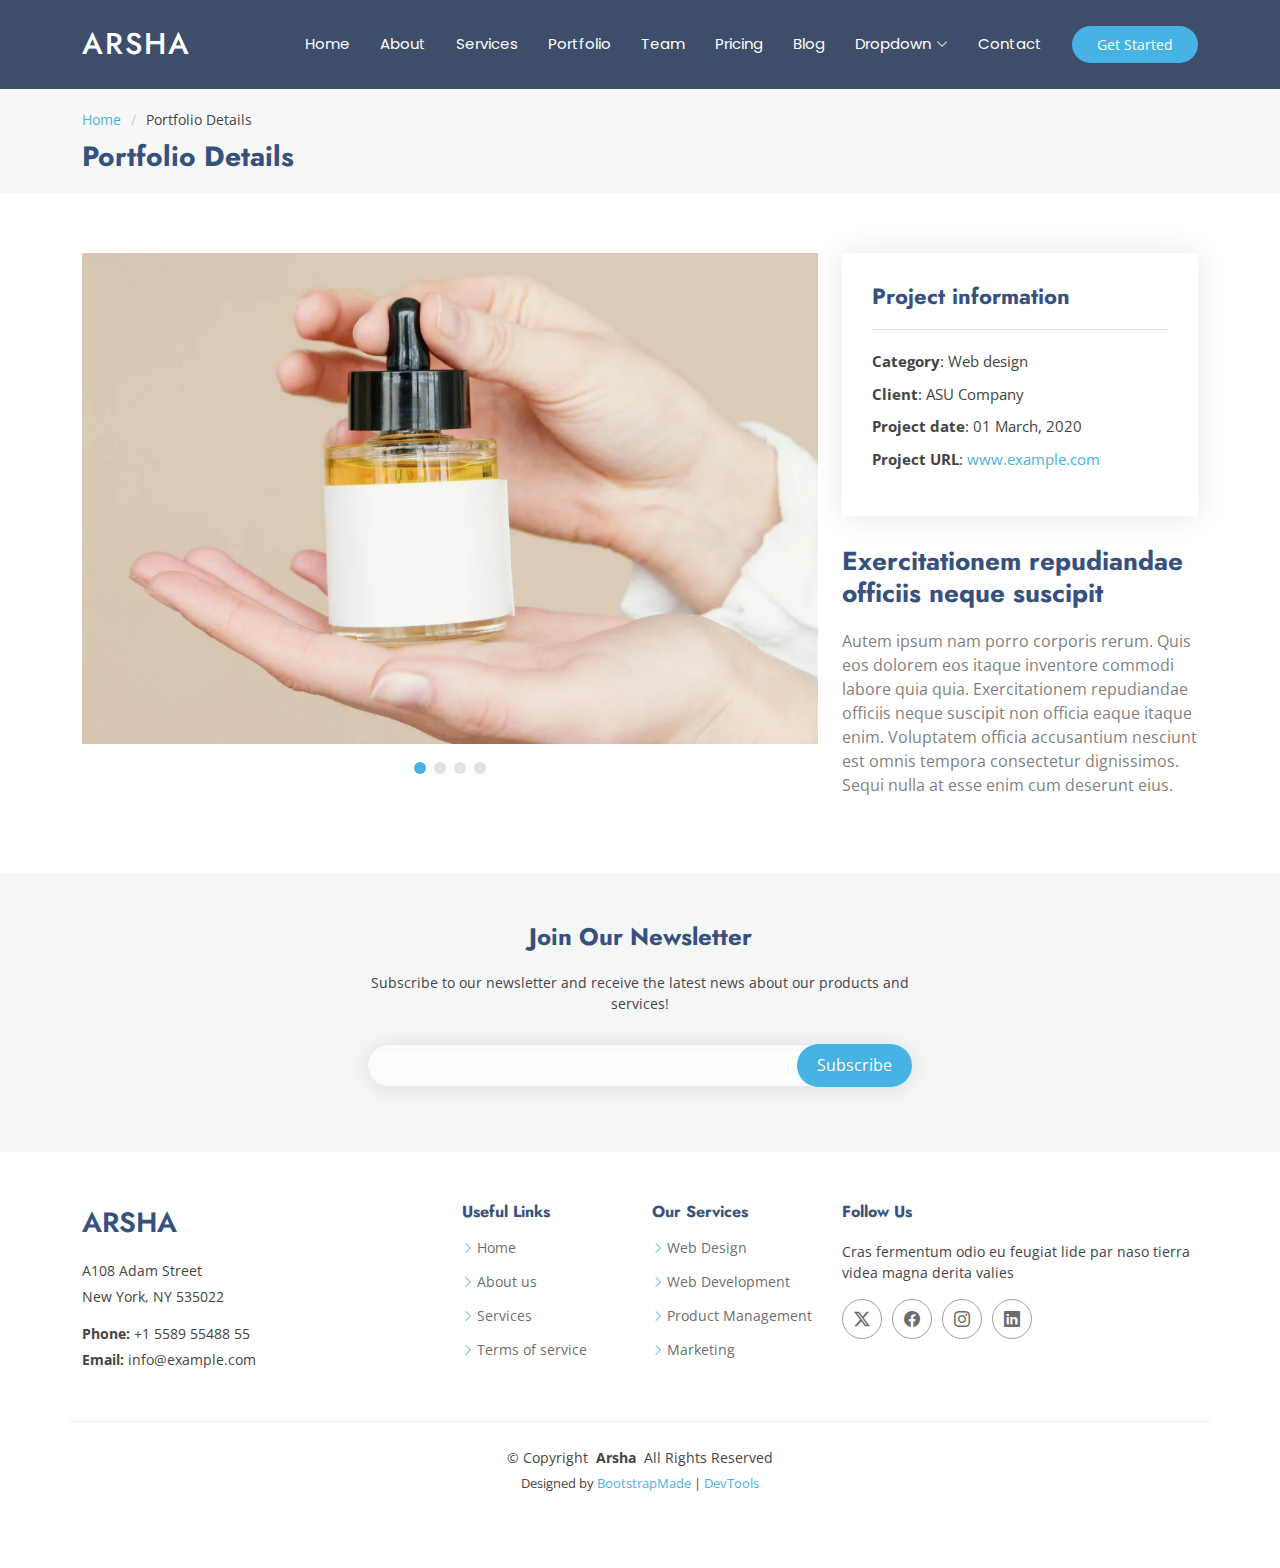
<file: portfolio-details.html>
<!DOCTYPE html>
<html lang="en">

<head>
  <meta charset="utf-8">
  <meta content="width=device-width, initial-scale=1.0" name="viewport">
  <title>Portfolio Details - Arsha Bootstrap Template</title>
  <meta name="description" content="">
  <meta name="keywords" content="">

  <!-- Favicons -->
  <link href="assets/img/favicon.png" rel="icon">
  <link href="assets/img/apple-touch-icon.png" rel="apple-touch-icon">

  <!-- Fonts -->
  <link href="https://fonts.googleapis.com" rel="preconnect">
  <link href="https://fonts.gstatic.com" rel="preconnect" crossorigin>
  <link href="https://fonts.googleapis.com/css2?family=Open+Sans:ital,wght@0,300;0,400;0,500;0,600;0,700;0,800;1,300;1,400;1,500;1,600;1,700;1,800&family=Poppins:ital,wght@0,100;0,200;0,300;0,400;0,500;0,600;0,700;0,800;0,900;1,100;1,200;1,300;1,400;1,500;1,600;1,700;1,800;1,900&family=Jost:ital,wght@0,100;0,200;0,300;0,400;0,500;0,600;0,700;0,800;0,900;1,100;1,200;1,300;1,400;1,500;1,600;1,700;1,800;1,900&display=swap" rel="stylesheet">

  <!-- Vendor CSS Files -->
  <link href="assets/vendor/bootstrap/css/bootstrap.min.css" rel="stylesheet">
  <link href="assets/vendor/bootstrap-icons/bootstrap-icons.css" rel="stylesheet">
  <link href="assets/vendor/aos/aos.css" rel="stylesheet">
  <link href="assets/vendor/glightbox/css/glightbox.min.css" rel="stylesheet">
  <link href="assets/vendor/swiper/swiper-bundle.min.css" rel="stylesheet">

  <!-- Main CSS File -->
  <link href="assets/css/main.css" rel="stylesheet">

  <!-- =======================================================
  * Template Name: Arsha
  * Template URL: https://bootstrapmade.com/arsha-free-bootstrap-html-template-corporate/
  * Updated: Feb 22 2025 with Bootstrap v5.3.3
  * Author: BootstrapMade.com
  * License: https://bootstrapmade.com/license/
  ======================================================== -->
</head>

<body class="portfolio-details-page">

  <header id="header" class="header d-flex align-items-center sticky-top">
    <div class="container-fluid container-xl position-relative d-flex align-items-center">

      <a href="index.html" class="logo d-flex align-items-center me-auto">
        <!-- Uncomment the line below if you also wish to use an image logo -->
        <!-- <img src="assets/img/logo.webp" alt=""> -->
        <h1 class="sitename">Arsha</h1>
      </a>

      <nav id="navmenu" class="navmenu">
        <ul>
          <li><a href="#hero">Home</a></li>
          <li><a href="#about">About</a></li>
          <li><a href="#services">Services</a></li>
          <li><a href="#portfolio">Portfolio</a></li>
          <li><a href="#team">Team</a></li>
          <li><a href="#pricing">Pricing</a></li>
          <li><a href="blog.html">Blog</a></li>
          <li class="dropdown"><a href="#"><span>Dropdown</span> <i class="bi bi-chevron-down toggle-dropdown"></i></a>
            <ul>
              <li><a href="#">Dropdown 1</a></li>
              <li class="dropdown"><a href="#"><span>Deep Dropdown</span> <i class="bi bi-chevron-down toggle-dropdown"></i></a>
                <ul>
                  <li><a href="#">Deep Dropdown 1</a></li>
                  <li><a href="#">Deep Dropdown 2</a></li>
                  <li><a href="#">Deep Dropdown 3</a></li>
                  <li><a href="#">Deep Dropdown 4</a></li>
                  <li><a href="#">Deep Dropdown 5</a></li>
                </ul>
              </li>
              <li><a href="#">Dropdown 2</a></li>
              <li><a href="#">Dropdown 3</a></li>
              <li><a href="#">Dropdown 4</a></li>
            </ul>
          </li>
          <li><a href="#contact">Contact</a></li>
        </ul>
        <i class="mobile-nav-toggle d-xl-none bi bi-list"></i>
      </nav>

      <a class="btn-getstarted" href="#about">Get Started</a>

    </div>
  </header>

  <main class="main">

    <!-- Page Title -->
    <div class="page-title" data-aos="fade">
      <div class="container">
        <nav class="breadcrumbs">
          <ol>
            <li><a href="index.html">Home</a></li>
            <li class="current">Portfolio Details</li>
          </ol>
        </nav>
        <h1>Portfolio Details</h1>
      </div>
    </div><!-- End Page Title -->

    <!-- Portfolio Details Section -->
    <section id="portfolio-details" class="portfolio-details section">

      <div class="container" data-aos="fade-up" data-aos-delay="100">

        <div class="row gy-4">

          <div class="col-lg-8">
            <div class="portfolio-details-slider swiper init-swiper">

              <script type="application/json" class="swiper-config">
                {
                  "loop": true,
                  "speed": 600,
                  "autoplay": {
                    "delay": 5000
                  },
                  "slidesPerView": "auto",
                  "pagination": {
                    "el": ".swiper-pagination",
                    "type": "bullets",
                    "clickable": true
                  }
                }
              </script>

              <div class="swiper-wrapper align-items-center">

                <div class="swiper-slide">
                  <img src="assets/img/portfolio/portfolio-1.webp" alt="">
                </div>

                <div class="swiper-slide">
                  <img src="assets/img/portfolio/portfolio-10.webp" alt="">
                </div>

                <div class="swiper-slide">
                  <img src="assets/img/portfolio/portfolio-7.webp" alt="">
                </div>

                <div class="swiper-slide">
                  <img src="assets/img/portfolio/portfolio-4.webp" alt="">
                </div>

              </div>
              <div class="swiper-pagination"></div>
            </div>
          </div>

          <div class="col-lg-4">
            <div class="portfolio-info" data-aos="fade-up" data-aos-delay="200">
              <h3>Project information</h3>
              <ul>
                <li><strong>Category</strong>: Web design</li>
                <li><strong>Client</strong>: ASU Company</li>
                <li><strong>Project date</strong>: 01 March, 2020</li>
                <li><strong>Project URL</strong>: <a href="#">www.example.com</a></li>
              </ul>
            </div>
            <div class="portfolio-description" data-aos="fade-up" data-aos-delay="300">
              <h2>Exercitationem repudiandae officiis neque suscipit</h2>
              <p>
                Autem ipsum nam porro corporis rerum. Quis eos dolorem eos itaque inventore commodi labore quia quia. Exercitationem repudiandae officiis neque suscipit non officia eaque itaque enim. Voluptatem officia accusantium nesciunt est omnis tempora consectetur dignissimos. Sequi nulla at esse enim cum deserunt eius.
              </p>
            </div>
          </div>

        </div>

      </div>

    </section><!-- /Portfolio Details Section -->

  </main>

  <footer id="footer" class="footer">

    <div class="footer-newsletter">
      <div class="container">
        <div class="row justify-content-center text-center">
          <div class="col-lg-6">
            <h4>Join Our Newsletter</h4>
            <p>Subscribe to our newsletter and receive the latest news about our products and services!</p>
            <form action="forms/newsletter.php" method="post" class="php-email-form">
              <div class="newsletter-form"><input type="email" name="email"><input type="submit" value="Subscribe"></div>
              <div class="loading">Loading</div>
              <div class="error-message"></div>
              <div class="sent-message">Your subscription request has been sent. Thank you!</div>
            </form>
          </div>
        </div>
      </div>
    </div>

    <div class="container footer-top">
      <div class="row gy-4">
        <div class="col-lg-4 col-md-6 footer-about">
          <a href="index.html" class="d-flex align-items-center">
            <span class="sitename">Arsha</span>
          </a>
          <div class="footer-contact pt-3">
            <p>A108 Adam Street</p>
            <p>New York, NY 535022</p>
            <p class="mt-3"><strong>Phone:</strong> <span>+1 5589 55488 55</span></p>
            <p><strong>Email:</strong> <span>info@example.com</span></p>
          </div>
        </div>

        <div class="col-lg-2 col-md-3 footer-links">
          <h4>Useful Links</h4>
          <ul>
            <li><i class="bi bi-chevron-right"></i> <a href="#">Home</a></li>
            <li><i class="bi bi-chevron-right"></i> <a href="#">About us</a></li>
            <li><i class="bi bi-chevron-right"></i> <a href="#">Services</a></li>
            <li><i class="bi bi-chevron-right"></i> <a href="#">Terms of service</a></li>
          </ul>
        </div>

        <div class="col-lg-2 col-md-3 footer-links">
          <h4>Our Services</h4>
          <ul>
            <li><i class="bi bi-chevron-right"></i> <a href="#">Web Design</a></li>
            <li><i class="bi bi-chevron-right"></i> <a href="#">Web Development</a></li>
            <li><i class="bi bi-chevron-right"></i> <a href="#">Product Management</a></li>
            <li><i class="bi bi-chevron-right"></i> <a href="#">Marketing</a></li>
          </ul>
        </div>

        <div class="col-lg-4 col-md-12">
          <h4>Follow Us</h4>
          <p>Cras fermentum odio eu feugiat lide par naso tierra videa magna derita valies</p>
          <div class="social-links d-flex">
            <a href=""><i class="bi bi-twitter-x"></i></a>
            <a href=""><i class="bi bi-facebook"></i></a>
            <a href=""><i class="bi bi-instagram"></i></a>
            <a href=""><i class="bi bi-linkedin"></i></a>
          </div>
        </div>

      </div>
    </div>

    <div class="container copyright text-center mt-4">
      <p>© <span>Copyright</span> <strong class="px-1 sitename">Arsha</strong> <span>All Rights Reserved</span></p>
      <div class="credits">
        <!-- All the links in the footer should remain intact. -->
        <!-- You can delete the links only if you've purchased the pro version. -->
        <!-- Licensing information: https://bootstrapmade.com/license/ -->
        <!-- Purchase the pro version with working PHP/AJAX contact form: [buy-url] -->
        Designed by <a href="https://bootstrapmade.com/">BootstrapMade</a> | <a href="https://bootstrapmade.com/tools/">DevTools</a>
      </div>
    </div>

  </footer>

  <!-- Scroll Top -->
  <a href="#" id="scroll-top" class="scroll-top d-flex align-items-center justify-content-center"><i class="bi bi-arrow-up-short"></i></a>

  <!-- Preloader -->
  <div id="preloader"></div>

  <!-- Vendor JS Files -->
  <script src="assets/vendor/bootstrap/js/bootstrap.bundle.min.js"></script>
  <script src="assets/vendor/php-email-form/validate.js"></script>
  <script src="assets/vendor/aos/aos.js"></script>
  <script src="assets/vendor/glightbox/js/glightbox.min.js"></script>
  <script src="assets/vendor/swiper/swiper-bundle.min.js"></script>
  <script src="assets/vendor/waypoints/noframework.waypoints.js"></script>
  <script src="assets/vendor/imagesloaded/imagesloaded.pkgd.min.js"></script>
  <script src="assets/vendor/isotope-layout/isotope.pkgd.min.js"></script>

  <!-- Main JS File -->
  <script src="assets/js/main.js"></script>

</body>

</html>
</file>
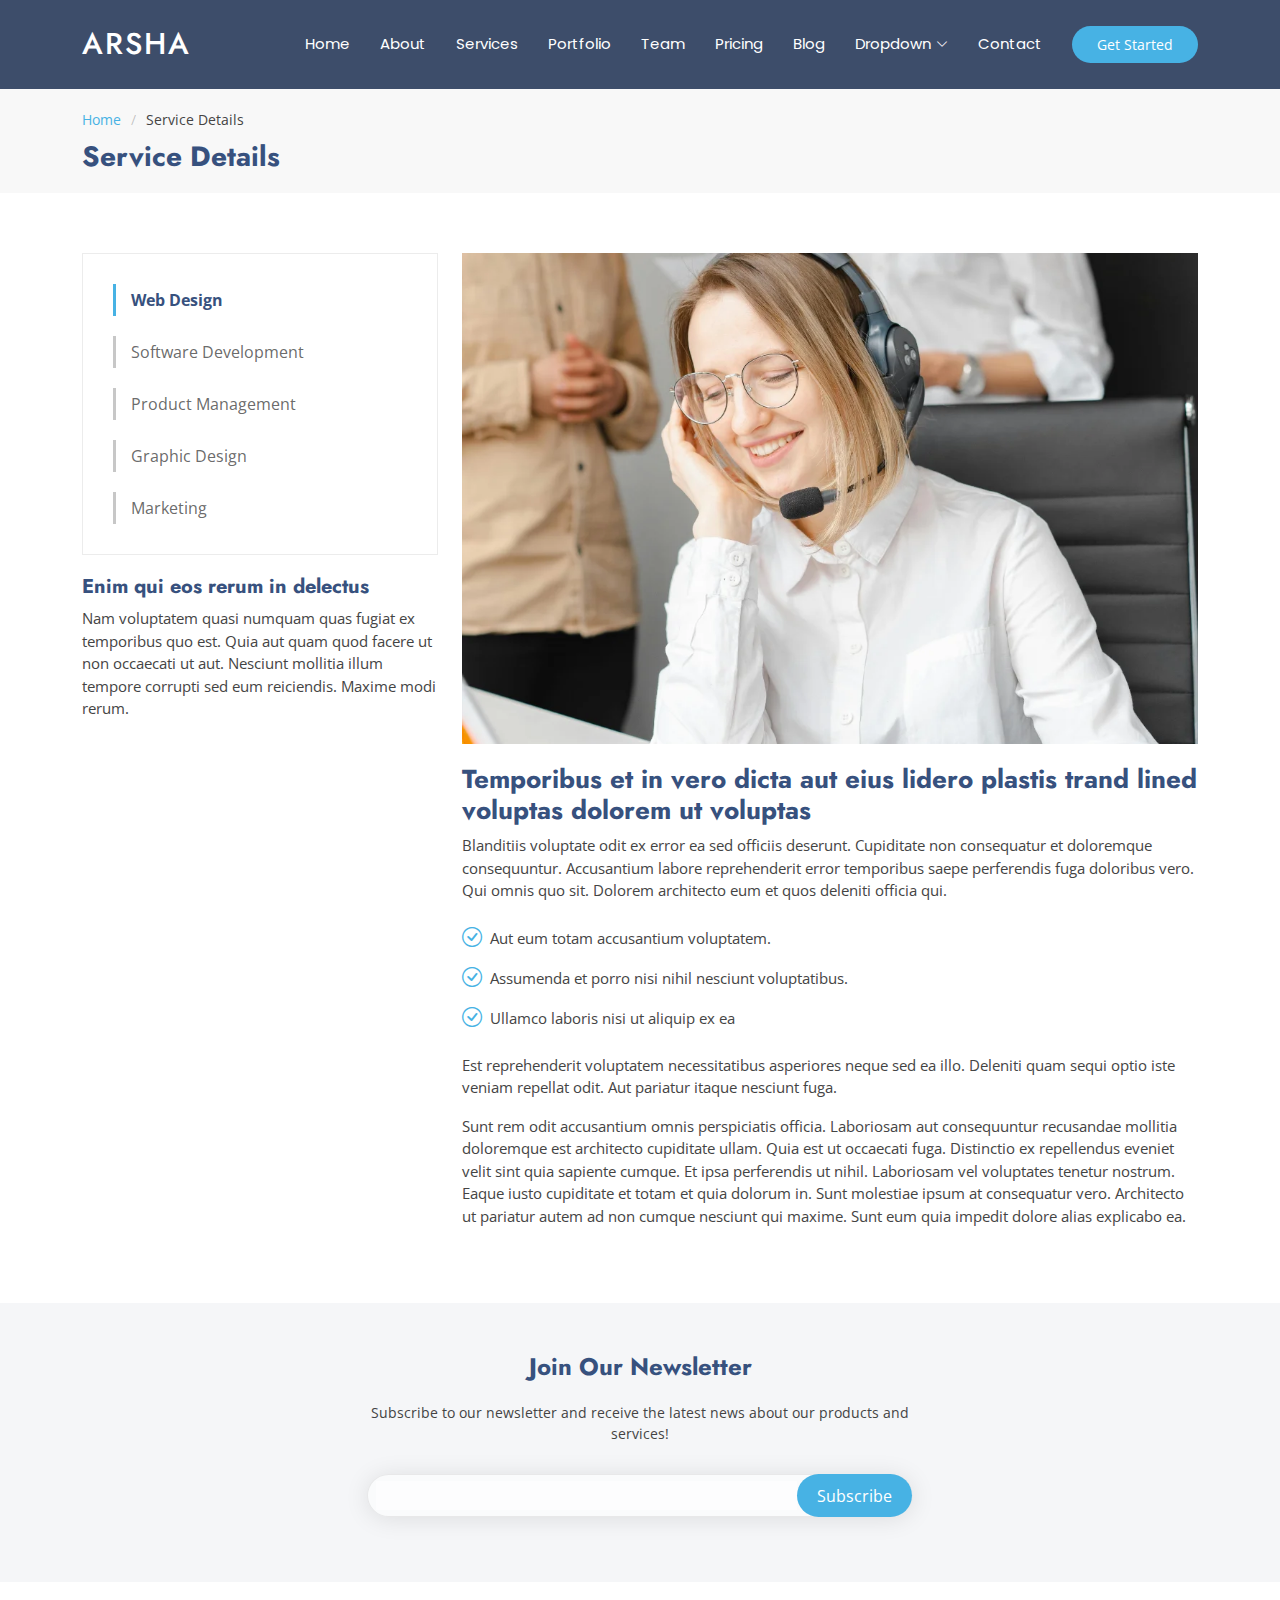
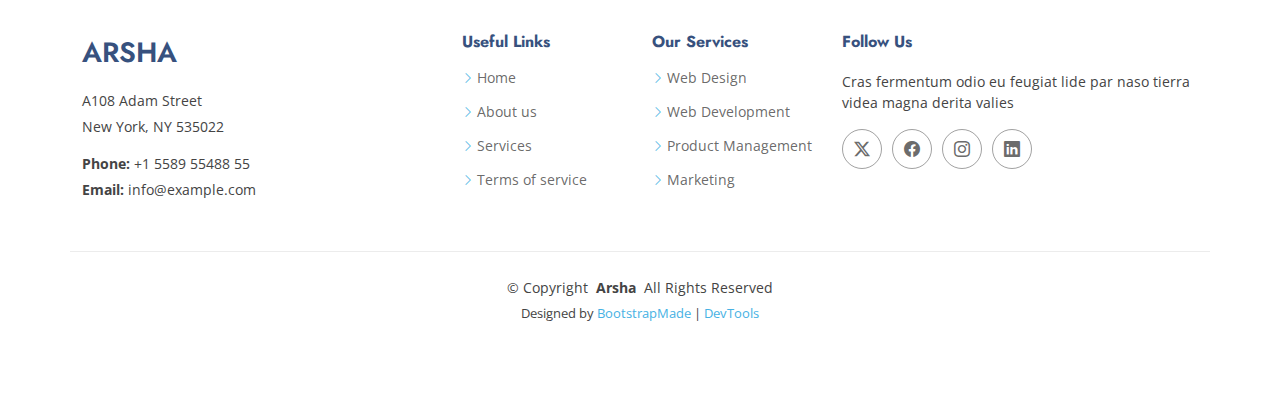
<file: service-details.html>
<!DOCTYPE html>
<html lang="en">

<head>
  <meta charset="utf-8">
  <meta content="width=device-width, initial-scale=1.0" name="viewport">
  <title>Service Details - Arsha Bootstrap Template</title>
  <meta name="description" content="">
  <meta name="keywords" content="">

  <!-- Favicons -->
  <link href="assets/img/favicon.png" rel="icon">
  <link href="assets/img/apple-touch-icon.png" rel="apple-touch-icon">

  <!-- Fonts -->
  <link href="https://fonts.googleapis.com" rel="preconnect">
  <link href="https://fonts.gstatic.com" rel="preconnect" crossorigin>
  <link href="https://fonts.googleapis.com/css2?family=Open+Sans:ital,wght@0,300;0,400;0,500;0,600;0,700;0,800;1,300;1,400;1,500;1,600;1,700;1,800&family=Poppins:ital,wght@0,100;0,200;0,300;0,400;0,500;0,600;0,700;0,800;0,900;1,100;1,200;1,300;1,400;1,500;1,600;1,700;1,800;1,900&family=Jost:ital,wght@0,100;0,200;0,300;0,400;0,500;0,600;0,700;0,800;0,900;1,100;1,200;1,300;1,400;1,500;1,600;1,700;1,800;1,900&display=swap" rel="stylesheet">

  <!-- Vendor CSS Files -->
  <link href="assets/vendor/bootstrap/css/bootstrap.min.css" rel="stylesheet">
  <link href="assets/vendor/bootstrap-icons/bootstrap-icons.css" rel="stylesheet">
  <link href="assets/vendor/aos/aos.css" rel="stylesheet">
  <link href="assets/vendor/glightbox/css/glightbox.min.css" rel="stylesheet">
  <link href="assets/vendor/swiper/swiper-bundle.min.css" rel="stylesheet">

  <!-- Main CSS File -->
  <link href="assets/css/main.css" rel="stylesheet">

  <!-- =======================================================
  * Template Name: Arsha
  * Template URL: https://bootstrapmade.com/arsha-free-bootstrap-html-template-corporate/
  * Updated: Feb 22 2025 with Bootstrap v5.3.3
  * Author: BootstrapMade.com
  * License: https://bootstrapmade.com/license/
  ======================================================== -->
</head>

<body class="service-details-page">

  <header id="header" class="header d-flex align-items-center sticky-top">
    <div class="container-fluid container-xl position-relative d-flex align-items-center">

      <a href="index.html" class="logo d-flex align-items-center me-auto">
        <!-- Uncomment the line below if you also wish to use an image logo -->
        <!-- <img src="assets/img/logo.webp" alt=""> -->
        <h1 class="sitename">Arsha</h1>
      </a>

      <nav id="navmenu" class="navmenu">
        <ul>
          <li><a href="#hero">Home</a></li>
          <li><a href="#about">About</a></li>
          <li><a href="#services">Services</a></li>
          <li><a href="#portfolio">Portfolio</a></li>
          <li><a href="#team">Team</a></li>
          <li><a href="#pricing">Pricing</a></li>
          <li><a href="blog.html">Blog</a></li>
          <li class="dropdown"><a href="#"><span>Dropdown</span> <i class="bi bi-chevron-down toggle-dropdown"></i></a>
            <ul>
              <li><a href="#">Dropdown 1</a></li>
              <li class="dropdown"><a href="#"><span>Deep Dropdown</span> <i class="bi bi-chevron-down toggle-dropdown"></i></a>
                <ul>
                  <li><a href="#">Deep Dropdown 1</a></li>
                  <li><a href="#">Deep Dropdown 2</a></li>
                  <li><a href="#">Deep Dropdown 3</a></li>
                  <li><a href="#">Deep Dropdown 4</a></li>
                  <li><a href="#">Deep Dropdown 5</a></li>
                </ul>
              </li>
              <li><a href="#">Dropdown 2</a></li>
              <li><a href="#">Dropdown 3</a></li>
              <li><a href="#">Dropdown 4</a></li>
            </ul>
          </li>
          <li><a href="#contact">Contact</a></li>
        </ul>
        <i class="mobile-nav-toggle d-xl-none bi bi-list"></i>
      </nav>

      <a class="btn-getstarted" href="#about">Get Started</a>

    </div>
  </header>

  <main class="main">

    <!-- Page Title -->
    <div class="page-title" data-aos="fade">
      <div class="container">
        <nav class="breadcrumbs">
          <ol>
            <li><a href="index.html">Home</a></li>
            <li class="current">Service Details</li>
          </ol>
        </nav>
        <h1>Service Details</h1>
      </div>
    </div><!-- End Page Title -->

    <!-- Service Details Section -->
    <section id="service-details" class="service-details section">

      <div class="container">

        <div class="row gy-4">

          <div class="col-lg-4" data-aos="fade-up" data-aos-delay="100">
            <div class="services-list">
              <a href="#" class="active">Web Design</a>
              <a href="#">Software Development</a>
              <a href="#">Product Management</a>
              <a href="#">Graphic Design</a>
              <a href="#">Marketing</a>
            </div>

            <h4>Enim qui eos rerum in delectus</h4>
            <p>Nam voluptatem quasi numquam quas fugiat ex temporibus quo est. Quia aut quam quod facere ut non occaecati ut aut. Nesciunt mollitia illum tempore corrupti sed eum reiciendis. Maxime modi rerum.</p>
          </div>

          <div class="col-lg-8" data-aos="fade-up" data-aos-delay="200">
            <img src="assets/img/services/services-4.webp" alt="" class="img-fluid services-img">
            <h3>Temporibus et in vero dicta aut eius lidero plastis trand lined voluptas dolorem ut voluptas</h3>
            <p>
              Blanditiis voluptate odit ex error ea sed officiis deserunt. Cupiditate non consequatur et doloremque consequuntur. Accusantium labore reprehenderit error temporibus saepe perferendis fuga doloribus vero. Qui omnis quo sit. Dolorem architecto eum et quos deleniti officia qui.
            </p>
            <ul>
              <li><i class="bi bi-check-circle"></i> <span>Aut eum totam accusantium voluptatem.</span></li>
              <li><i class="bi bi-check-circle"></i> <span>Assumenda et porro nisi nihil nesciunt voluptatibus.</span></li>
              <li><i class="bi bi-check-circle"></i> <span>Ullamco laboris nisi ut aliquip ex ea</span></li>
            </ul>
            <p>
              Est reprehenderit voluptatem necessitatibus asperiores neque sed ea illo. Deleniti quam sequi optio iste veniam repellat odit. Aut pariatur itaque nesciunt fuga.
            </p>
            <p>
              Sunt rem odit accusantium omnis perspiciatis officia. Laboriosam aut consequuntur recusandae mollitia doloremque est architecto cupiditate ullam. Quia est ut occaecati fuga. Distinctio ex repellendus eveniet velit sint quia sapiente cumque. Et ipsa perferendis ut nihil. Laboriosam vel voluptates tenetur nostrum. Eaque iusto cupiditate et totam et quia dolorum in. Sunt molestiae ipsum at consequatur vero. Architecto ut pariatur autem ad non cumque nesciunt qui maxime. Sunt eum quia impedit dolore alias explicabo ea.
            </p>
          </div>

        </div>

      </div>

    </section><!-- /Service Details Section -->

  </main>

  <footer id="footer" class="footer">

    <div class="footer-newsletter">
      <div class="container">
        <div class="row justify-content-center text-center">
          <div class="col-lg-6">
            <h4>Join Our Newsletter</h4>
            <p>Subscribe to our newsletter and receive the latest news about our products and services!</p>
            <form action="forms/newsletter.php" method="post" class="php-email-form">
              <div class="newsletter-form"><input type="email" name="email"><input type="submit" value="Subscribe"></div>
              <div class="loading">Loading</div>
              <div class="error-message"></div>
              <div class="sent-message">Your subscription request has been sent. Thank you!</div>
            </form>
          </div>
        </div>
      </div>
    </div>

    <div class="container footer-top">
      <div class="row gy-4">
        <div class="col-lg-4 col-md-6 footer-about">
          <a href="index.html" class="d-flex align-items-center">
            <span class="sitename">Arsha</span>
          </a>
          <div class="footer-contact pt-3">
            <p>A108 Adam Street</p>
            <p>New York, NY 535022</p>
            <p class="mt-3"><strong>Phone:</strong> <span>+1 5589 55488 55</span></p>
            <p><strong>Email:</strong> <span>info@example.com</span></p>
          </div>
        </div>

        <div class="col-lg-2 col-md-3 footer-links">
          <h4>Useful Links</h4>
          <ul>
            <li><i class="bi bi-chevron-right"></i> <a href="#">Home</a></li>
            <li><i class="bi bi-chevron-right"></i> <a href="#">About us</a></li>
            <li><i class="bi bi-chevron-right"></i> <a href="#">Services</a></li>
            <li><i class="bi bi-chevron-right"></i> <a href="#">Terms of service</a></li>
          </ul>
        </div>

        <div class="col-lg-2 col-md-3 footer-links">
          <h4>Our Services</h4>
          <ul>
            <li><i class="bi bi-chevron-right"></i> <a href="#">Web Design</a></li>
            <li><i class="bi bi-chevron-right"></i> <a href="#">Web Development</a></li>
            <li><i class="bi bi-chevron-right"></i> <a href="#">Product Management</a></li>
            <li><i class="bi bi-chevron-right"></i> <a href="#">Marketing</a></li>
          </ul>
        </div>

        <div class="col-lg-4 col-md-12">
          <h4>Follow Us</h4>
          <p>Cras fermentum odio eu feugiat lide par naso tierra videa magna derita valies</p>
          <div class="social-links d-flex">
            <a href=""><i class="bi bi-twitter-x"></i></a>
            <a href=""><i class="bi bi-facebook"></i></a>
            <a href=""><i class="bi bi-instagram"></i></a>
            <a href=""><i class="bi bi-linkedin"></i></a>
          </div>
        </div>

      </div>
    </div>

    <div class="container copyright text-center mt-4">
      <p>© <span>Copyright</span> <strong class="px-1 sitename">Arsha</strong> <span>All Rights Reserved</span></p>
      <div class="credits">
        <!-- All the links in the footer should remain intact. -->
        <!-- You can delete the links only if you've purchased the pro version. -->
        <!-- Licensing information: https://bootstrapmade.com/license/ -->
        <!-- Purchase the pro version with working PHP/AJAX contact form: [buy-url] -->
        Designed by <a href="https://bootstrapmade.com/">BootstrapMade</a> | <a href="https://bootstrapmade.com/tools/">DevTools</a>
      </div>
    </div>

  </footer>

  <!-- Scroll Top -->
  <a href="#" id="scroll-top" class="scroll-top d-flex align-items-center justify-content-center"><i class="bi bi-arrow-up-short"></i></a>

  <!-- Preloader -->
  <div id="preloader"></div>

  <!-- Vendor JS Files -->
  <script src="assets/vendor/bootstrap/js/bootstrap.bundle.min.js"></script>
  <script src="assets/vendor/php-email-form/validate.js"></script>
  <script src="assets/vendor/aos/aos.js"></script>
  <script src="assets/vendor/glightbox/js/glightbox.min.js"></script>
  <script src="assets/vendor/swiper/swiper-bundle.min.js"></script>
  <script src="assets/vendor/waypoints/noframework.waypoints.js"></script>
  <script src="assets/vendor/imagesloaded/imagesloaded.pkgd.min.js"></script>
  <script src="assets/vendor/isotope-layout/isotope.pkgd.min.js"></script>

  <!-- Main JS File -->
  <script src="assets/js/main.js"></script>

</body>

</html>
</file>
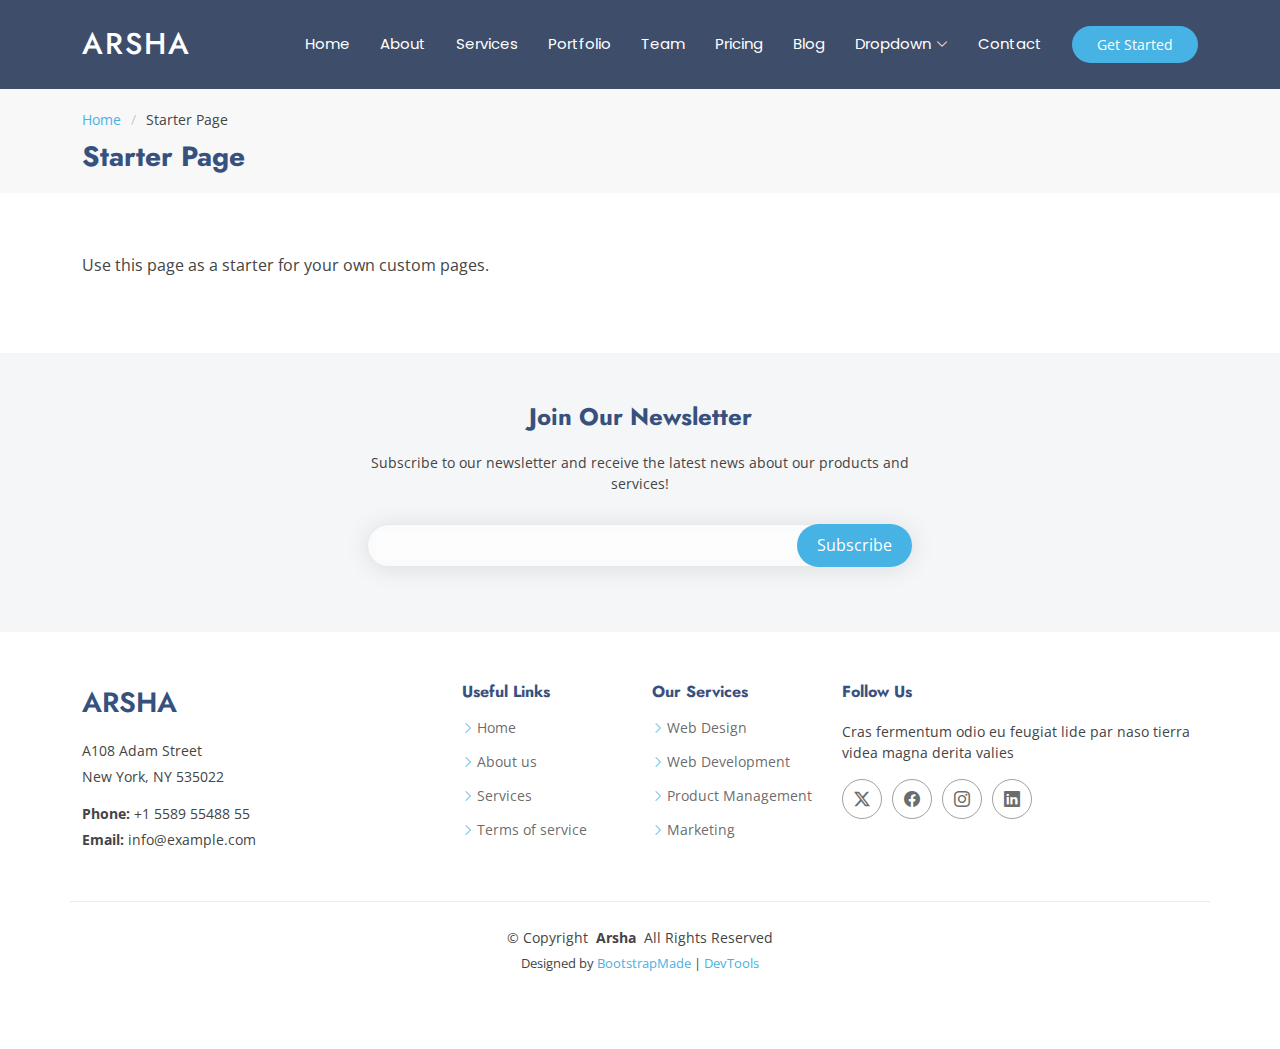
<file: starter-page.html>
<!DOCTYPE html>
<html lang="en">

<head>
  <meta charset="utf-8">
  <meta content="width=device-width, initial-scale=1.0" name="viewport">
  <title>Starter Page - Arsha Bootstrap Template</title>
  <meta name="description" content="">
  <meta name="keywords" content="">

  <!-- Favicons -->
  <link href="assets/img/favicon.png" rel="icon">
  <link href="assets/img/apple-touch-icon.png" rel="apple-touch-icon">

  <!-- Fonts -->
  <link href="https://fonts.googleapis.com" rel="preconnect">
  <link href="https://fonts.gstatic.com" rel="preconnect" crossorigin>
  <link href="https://fonts.googleapis.com/css2?family=Open+Sans:ital,wght@0,300;0,400;0,500;0,600;0,700;0,800;1,300;1,400;1,500;1,600;1,700;1,800&family=Poppins:ital,wght@0,100;0,200;0,300;0,400;0,500;0,600;0,700;0,800;0,900;1,100;1,200;1,300;1,400;1,500;1,600;1,700;1,800;1,900&family=Jost:ital,wght@0,100;0,200;0,300;0,400;0,500;0,600;0,700;0,800;0,900;1,100;1,200;1,300;1,400;1,500;1,600;1,700;1,800;1,900&display=swap" rel="stylesheet">

  <!-- Vendor CSS Files -->
  <link href="assets/vendor/bootstrap/css/bootstrap.min.css" rel="stylesheet">
  <link href="assets/vendor/bootstrap-icons/bootstrap-icons.css" rel="stylesheet">
  <link href="assets/vendor/aos/aos.css" rel="stylesheet">
  <link href="assets/vendor/glightbox/css/glightbox.min.css" rel="stylesheet">
  <link href="assets/vendor/swiper/swiper-bundle.min.css" rel="stylesheet">

  <!-- Main CSS File -->
  <link href="assets/css/main.css" rel="stylesheet">

  <!-- =======================================================
  * Template Name: Arsha
  * Template URL: https://bootstrapmade.com/arsha-free-bootstrap-html-template-corporate/
  * Updated: Feb 22 2025 with Bootstrap v5.3.3
  * Author: BootstrapMade.com
  * License: https://bootstrapmade.com/license/
  ======================================================== -->
</head>

<body class="starter-page-page">

  <header id="header" class="header d-flex align-items-center sticky-top">
    <div class="container-fluid container-xl position-relative d-flex align-items-center">

      <a href="index.html" class="logo d-flex align-items-center me-auto">
        <!-- Uncomment the line below if you also wish to use an image logo -->
        <!-- <img src="assets/img/logo.webp" alt=""> -->
        <h1 class="sitename">Arsha</h1>
      </a>

      <nav id="navmenu" class="navmenu">
        <ul>
          <li><a href="#hero">Home</a></li>
          <li><a href="#about">About</a></li>
          <li><a href="#services">Services</a></li>
          <li><a href="#portfolio">Portfolio</a></li>
          <li><a href="#team">Team</a></li>
          <li><a href="#pricing">Pricing</a></li>
          <li><a href="blog.html">Blog</a></li>
          <li class="dropdown"><a href="#"><span>Dropdown</span> <i class="bi bi-chevron-down toggle-dropdown"></i></a>
            <ul>
              <li><a href="#">Dropdown 1</a></li>
              <li class="dropdown"><a href="#"><span>Deep Dropdown</span> <i class="bi bi-chevron-down toggle-dropdown"></i></a>
                <ul>
                  <li><a href="#">Deep Dropdown 1</a></li>
                  <li><a href="#">Deep Dropdown 2</a></li>
                  <li><a href="#">Deep Dropdown 3</a></li>
                  <li><a href="#">Deep Dropdown 4</a></li>
                  <li><a href="#">Deep Dropdown 5</a></li>
                </ul>
              </li>
              <li><a href="#">Dropdown 2</a></li>
              <li><a href="#">Dropdown 3</a></li>
              <li><a href="#">Dropdown 4</a></li>
            </ul>
          </li>
          <li><a href="#contact">Contact</a></li>
        </ul>
        <i class="mobile-nav-toggle d-xl-none bi bi-list"></i>
      </nav>

      <a class="btn-getstarted" href="#about">Get Started</a>

    </div>
  </header>

  <main class="main">

    <!-- Page Title -->
    <div class="page-title" data-aos="fade">
      <div class="container">
        <nav class="breadcrumbs">
          <ol>
            <li><a href="index.html">Home</a></li>
            <li class="current">Starter Page</li>
          </ol>
        </nav>
        <h1>Starter Page</h1>
      </div>
    </div><!-- End Page Title -->

    <!-- Starter Section Section -->
    <section id="starter-section" class="starter-section section">

      <div class="container" data-aos="fade-up">
        <p>Use this page as a starter for your own custom pages.</p>
      </div>

    </section><!-- /Starter Section Section -->

  </main>

  <footer id="footer" class="footer">

    <div class="footer-newsletter">
      <div class="container">
        <div class="row justify-content-center text-center">
          <div class="col-lg-6">
            <h4>Join Our Newsletter</h4>
            <p>Subscribe to our newsletter and receive the latest news about our products and services!</p>
            <form action="forms/newsletter.php" method="post" class="php-email-form">
              <div class="newsletter-form"><input type="email" name="email"><input type="submit" value="Subscribe"></div>
              <div class="loading">Loading</div>
              <div class="error-message"></div>
              <div class="sent-message">Your subscription request has been sent. Thank you!</div>
            </form>
          </div>
        </div>
      </div>
    </div>

    <div class="container footer-top">
      <div class="row gy-4">
        <div class="col-lg-4 col-md-6 footer-about">
          <a href="index.html" class="d-flex align-items-center">
            <span class="sitename">Arsha</span>
          </a>
          <div class="footer-contact pt-3">
            <p>A108 Adam Street</p>
            <p>New York, NY 535022</p>
            <p class="mt-3"><strong>Phone:</strong> <span>+1 5589 55488 55</span></p>
            <p><strong>Email:</strong> <span>info@example.com</span></p>
          </div>
        </div>

        <div class="col-lg-2 col-md-3 footer-links">
          <h4>Useful Links</h4>
          <ul>
            <li><i class="bi bi-chevron-right"></i> <a href="#">Home</a></li>
            <li><i class="bi bi-chevron-right"></i> <a href="#">About us</a></li>
            <li><i class="bi bi-chevron-right"></i> <a href="#">Services</a></li>
            <li><i class="bi bi-chevron-right"></i> <a href="#">Terms of service</a></li>
          </ul>
        </div>

        <div class="col-lg-2 col-md-3 footer-links">
          <h4>Our Services</h4>
          <ul>
            <li><i class="bi bi-chevron-right"></i> <a href="#">Web Design</a></li>
            <li><i class="bi bi-chevron-right"></i> <a href="#">Web Development</a></li>
            <li><i class="bi bi-chevron-right"></i> <a href="#">Product Management</a></li>
            <li><i class="bi bi-chevron-right"></i> <a href="#">Marketing</a></li>
          </ul>
        </div>

        <div class="col-lg-4 col-md-12">
          <h4>Follow Us</h4>
          <p>Cras fermentum odio eu feugiat lide par naso tierra videa magna derita valies</p>
          <div class="social-links d-flex">
            <a href=""><i class="bi bi-twitter-x"></i></a>
            <a href=""><i class="bi bi-facebook"></i></a>
            <a href=""><i class="bi bi-instagram"></i></a>
            <a href=""><i class="bi bi-linkedin"></i></a>
          </div>
        </div>

      </div>
    </div>

    <div class="container copyright text-center mt-4">
      <p>© <span>Copyright</span> <strong class="px-1 sitename">Arsha</strong> <span>All Rights Reserved</span></p>
      <div class="credits">
        <!-- All the links in the footer should remain intact. -->
        <!-- You can delete the links only if you've purchased the pro version. -->
        <!-- Licensing information: https://bootstrapmade.com/license/ -->
        <!-- Purchase the pro version with working PHP/AJAX contact form: [buy-url] -->
        Designed by <a href="https://bootstrapmade.com/">BootstrapMade</a> | <a href="https://bootstrapmade.com/tools/">DevTools</a>
      </div>
    </div>

  </footer>

  <!-- Scroll Top -->
  <a href="#" id="scroll-top" class="scroll-top d-flex align-items-center justify-content-center"><i class="bi bi-arrow-up-short"></i></a>

  <!-- Preloader -->
  <div id="preloader"></div>

  <!-- Vendor JS Files -->
  <script src="assets/vendor/bootstrap/js/bootstrap.bundle.min.js"></script>
  <script src="assets/vendor/php-email-form/validate.js"></script>
  <script src="assets/vendor/aos/aos.js"></script>
  <script src="assets/vendor/glightbox/js/glightbox.min.js"></script>
  <script src="assets/vendor/swiper/swiper-bundle.min.js"></script>
  <script src="assets/vendor/waypoints/noframework.waypoints.js"></script>
  <script src="assets/vendor/imagesloaded/imagesloaded.pkgd.min.js"></script>
  <script src="assets/vendor/isotope-layout/isotope.pkgd.min.js"></script>

  <!-- Main JS File -->
  <script src="assets/js/main.js"></script>

</body>

</html>
</file>
<file: assets/css/main.css>
/**
* Template Name: Arsha
* Template URL: https://bootstrapmade.com/arsha-free-bootstrap-html-template-corporate/
* Updated: Feb 22 2025 with Bootstrap v5.3.3
* Author: BootstrapMade.com
* License: https://bootstrapmade.com/license/
*/

/*--------------------------------------------------------------
# Font & Color Variables
# Help: https://bootstrapmade.com/color-system/
--------------------------------------------------------------*/
/* Fonts */
:root {
  --default-font: "Open Sans",  system-ui, -apple-system, "Segoe UI", Roboto, "Helvetica Neue", Arial, "Noto Sans", "Liberation Sans", sans-serif, "Apple Color Emoji", "Segoe UI Emoji", "Segoe UI Symbol", "Noto Color Emoji";
  --heading-font: "Jost",  sans-serif;
  --nav-font: "Poppins",  sans-serif;
}

/* Global Colors - The following color variables are used throughout the website. Updating them here will change the color scheme of the entire website */
:root { 
  --background-color: #ffffff; /* Background color for the entire website, including individual sections */
  --default-color: #444444; /* Default color used for the majority of the text content across the entire website */
  --heading-color: #37517e; /* Color for headings, subheadings and title throughout the website */
  --accent-color: #47b2e4; /* Accent color that represents your brand on the website. It's used for buttons, links, and other elements that need to stand out */
  --surface-color: #ffffff; /* The surface color is used as a background of boxed elements within sections, such as cards, icon boxes, or other elements that require a visual separation from the global background. */
  --contrast-color: #ffffff; /* Contrast color for text, ensuring readability against backgrounds of accent, heading, or default colors. */
}

/* Nav Menu Colors - The following color variables are used specifically for the navigation menu. They are separate from the global colors to allow for more customization options */
:root {
  --nav-color: #ffffff;  /* The default color of the main navmenu links */
  --nav-hover-color: #47b2e4; /* Applied to main navmenu links when they are hovered over or active */
  --nav-mobile-background-color: #ffffff; /* Used as the background color for mobile navigation menu */
  --nav-dropdown-background-color: #ffffff; /* Used as the background color for dropdown items that appear when hovering over primary navigation items */
  --nav-dropdown-color: #444444; /* Used for navigation links of the dropdown items in the navigation menu. */
  --nav-dropdown-hover-color: #47b2e4; /* Similar to --nav-hover-color, this color is applied to dropdown navigation links when they are hovered over. */
}

/* Color Presets - These classes override global colors when applied to any section or element, providing reuse of the sam color scheme. */

.light-background {
  --background-color: #f5f6f8;
  --surface-color: #ffffff;
}

.dark-background {
  --background-color: #37517e;
  --default-color: #ffffff;
  --heading-color: #ffffff;
  --surface-color: #4668a2;
  --contrast-color: #ffffff;
}

/* Smooth scroll */
:root {
  scroll-behavior: smooth;
}

/*--------------------------------------------------------------
# General Styling & Shared Classes
--------------------------------------------------------------*/
body {
  color: var(--default-color);
  background-color: var(--background-color);
  font-family: var(--default-font);
}

a {
  color: var(--accent-color);
  text-decoration: none;
  transition: 0.3s;
}

a:hover {
  color: color-mix(in srgb, var(--accent-color), transparent 25%);
  text-decoration: none;
}

h1,
h2,
h3,
h4,
h5,
h6 {
  color: var(--heading-color);
  font-family: var(--heading-font);
}

/* PHP Email Form Messages
------------------------------*/
.php-email-form .error-message {
  display: none;
  background: #df1529;
  color: #ffffff;
  text-align: left;
  padding: 15px;
  margin-bottom: 24px;
  font-weight: 600;
}

.php-email-form .sent-message {
  display: none;
  color: #ffffff;
  background: #059652;
  text-align: center;
  padding: 15px;
  margin-bottom: 24px;
  font-weight: 600;
}

.php-email-form .loading {
  display: none;
  background: var(--surface-color);
  text-align: center;
  padding: 15px;
  margin-bottom: 24px;
}

.php-email-form .loading:before {
  content: "";
  display: inline-block;
  border-radius: 50%;
  width: 24px;
  height: 24px;
  margin: 0 10px -6px 0;
  border: 3px solid var(--accent-color);
  border-top-color: var(--surface-color);
  animation: php-email-form-loading 1s linear infinite;
}

@keyframes php-email-form-loading {
  0% {
    transform: rotate(0deg);
  }

  100% {
    transform: rotate(360deg);
  }
}

/*--------------------------------------------------------------
# Global Header
--------------------------------------------------------------*/
.header {
  --background-color: #3d4d6a;
  --heading-color: #ffffff;
  color: var(--default-color);
  background-color: var(--background-color);
  padding: 15px 0;
  transition: all 0.5s;
  z-index: 997;
}

.header .logo {
  line-height: 1;
}

.header .logo img {
  max-height: 36px;
  margin-right: 8px;
}

.header .logo h1 {
  font-size: 30px;
  margin: 0;
  font-weight: 500;
  color: var(--heading-color);
  letter-spacing: 2px;
  text-transform: uppercase;
}

.header .btn-getstarted,
.header .btn-getstarted:focus {
  color: var(--contrast-color);
  background: var(--accent-color);
  font-size: 14px;
  padding: 8px 25px;
  margin: 0 0 0 30px;
  border-radius: 50px;
  transition: 0.3s;
}

.header .btn-getstarted:hover,
.header .btn-getstarted:focus:hover {
  color: var(--contrast-color);
  background: color-mix(in srgb, var(--accent-color), transparent 15%);
}

@media (max-width: 1200px) {
  .header .logo {
    order: 1;
  }

  .header .btn-getstarted {
    order: 2;
    margin: 0 15px 0 0;
    padding: 6px 15px;
  }

  .header .navmenu {
    order: 3;
  }
}

/* Index Page Header
------------------------------*/
.index-page .header {
  --background-color: rgba(255, 255, 255, 0);
  --heading-color: #ffffff;
  --nav-color: #ffffff;
}

/* Index Page Header on Scroll
------------------------------*/
.index-page.scrolled .header {
  --background-color: rgba(40, 58, 90, 0.9);
}

/*--------------------------------------------------------------
# Navigation Menu
--------------------------------------------------------------*/
/* Desktop Navigation */
@media (min-width: 1200px) {
  .navmenu {
    padding: 0;
  }

  .navmenu ul {
    margin: 0;
    padding: 0;
    display: flex;
    list-style: none;
    align-items: center;
  }

  .navmenu li {
    position: relative;
  }

  .navmenu a,
  .navmenu a:focus {
    color: var(--nav-color);
    padding: 18px 15px;
    font-size: 15px;
    font-family: var(--nav-font);
    font-weight: 400;
    display: flex;
    align-items: center;
    justify-content: space-between;
    white-space: nowrap;
    transition: 0.3s;
  }

  .navmenu a i,
  .navmenu a:focus i {
    font-size: 12px;
    line-height: 0;
    margin-left: 5px;
    transition: 0.3s;
  }

  .navmenu li:last-child a {
    padding-right: 0;
  }

  .navmenu li:hover>a,
  .navmenu .active,
  .navmenu .active:focus {
    color: var(--nav-hover-color);
  }

  .navmenu .dropdown ul {
    margin: 0;
    padding: 10px 0;
    background: var(--nav-dropdown-background-color);
    display: block;
    position: absolute;
    visibility: hidden;
    left: 14px;
    top: 130%;
    opacity: 0;
    transition: 0.3s;
    border-radius: 4px;
    z-index: 99;
    box-shadow: 0px 0px 30px rgba(0, 0, 0, 0.1);
  }

  .navmenu .dropdown ul li {
    min-width: 200px;
  }

  .navmenu .dropdown ul a {
    padding: 10px 20px;
    font-size: 15px;
    text-transform: none;
    color: var(--nav-dropdown-color);
  }

  .navmenu .dropdown ul a i {
    font-size: 12px;
  }

  .navmenu .dropdown ul a:hover,
  .navmenu .dropdown ul .active:hover,
  .navmenu .dropdown ul li:hover>a {
    color: var(--nav-dropdown-hover-color);
  }

  .navmenu .dropdown:hover>ul {
    opacity: 1;
    top: 100%;
    visibility: visible;
  }

  .navmenu .dropdown .dropdown ul {
    top: 0;
    left: -90%;
    visibility: hidden;
  }

  .navmenu .dropdown .dropdown:hover>ul {
    opacity: 1;
    top: 0;
    left: -100%;
    visibility: visible;
  }

  .navmenu .megamenu {
    position: static;
  }

  .navmenu .megamenu ul {
    margin: 0;
    padding: 10px;
    background: var(--nav-dropdown-background-color);
    box-shadow: 0px 0px 20px rgba(0, 0, 0, 0.1);
    position: absolute;
    top: 130%;
    left: 0;
    right: 0;
    visibility: hidden;
    opacity: 0;
    display: flex;
    transition: 0.3s;
    border-radius: 4px;
    z-index: 99;
  }

  .navmenu .megamenu ul li {
    flex: 1;
  }

  .navmenu .megamenu ul li a,
  .navmenu .megamenu ul li:hover>a {
    padding: 10px 20px;
    font-size: 15px;
    color: var(--nav-dropdown-color);
  }

  .navmenu .megamenu ul li a:hover,
  .navmenu .megamenu ul li .active,
  .navmenu .megamenu ul li .active:hover {
    color: var(--nav-dropdown-hover-color);
  }

  .navmenu .megamenu:hover>ul {
    opacity: 1;
    top: 100%;
    visibility: visible;
  }

  .navmenu .dd-box-shadow {
    box-shadow: 0px 0px 30px rgba(0, 0, 0, 0.1);
  }
}

/* Mobile Navigation */
@media (max-width: 1199px) {
  .mobile-nav-toggle {
    color: var(--nav-color);
    font-size: 28px;
    line-height: 0;
    margin-right: 10px;
    cursor: pointer;
    transition: color 0.3s;
  }

  .navmenu {
    padding: 0;
    z-index: 9997;
  }

  .navmenu ul {
    display: none;
    list-style: none;
    position: absolute;
    inset: 60px 20px 20px 20px;
    padding: 10px 0;
    margin: 0;
    border-radius: 6px;
    background-color: var(--nav-mobile-background-color);
    overflow-y: auto;
    transition: 0.3s;
    z-index: 9998;
    box-shadow: 0px 0px 30px rgba(0, 0, 0, 0.1);
  }

  .navmenu a,
  .navmenu a:focus {
    color: var(--nav-dropdown-color);
    padding: 10px 20px;
    font-family: var(--nav-font);
    font-size: 17px;
    font-weight: 500;
    display: flex;
    align-items: center;
    justify-content: space-between;
    white-space: nowrap;
    transition: 0.3s;
  }

  .navmenu a i,
  .navmenu a:focus i {
    font-size: 12px;
    line-height: 0;
    margin-left: 5px;
    width: 30px;
    height: 30px;
    display: flex;
    align-items: center;
    justify-content: center;
    border-radius: 50%;
    transition: 0.3s;
    background-color: color-mix(in srgb, var(--accent-color), transparent 90%);
  }

  .navmenu a i:hover,
  .navmenu a:focus i:hover {
    background-color: var(--accent-color);
    color: var(--contrast-color);
  }

  .navmenu a:hover,
  .navmenu .active,
  .navmenu .active:focus {
    color: var(--nav-dropdown-hover-color);
  }

  .navmenu .active i,
  .navmenu .active:focus i {
    background-color: var(--accent-color);
    color: var(--contrast-color);
    transform: rotate(180deg);
  }

  .navmenu .dropdown ul {
    position: static;
    display: none;
    z-index: 99;
    padding: 10px 0;
    margin: 10px 20px;
    background-color: var(--nav-dropdown-background-color);
    border: 1px solid color-mix(in srgb, var(--default-color), transparent 90%);
    box-shadow: none;
    transition: all 0.5s ease-in-out;
  }

  .navmenu .dropdown ul ul {
    background-color: rgba(33, 37, 41, 0.1);
  }

  .navmenu .dropdown>.dropdown-active {
    display: block;
    background-color: rgba(33, 37, 41, 0.03);
  }

  .mobile-nav-active {
    overflow: hidden;
  }

  .mobile-nav-active .mobile-nav-toggle {
    color: #fff;
    position: absolute;
    font-size: 32px;
    top: 15px;
    right: 15px;
    margin-right: 0;
    z-index: 9999;
  }

  .mobile-nav-active .navmenu {
    position: fixed;
    overflow: hidden;
    inset: 0;
    background: rgba(33, 37, 41, 0.8);
    transition: 0.3s;
  }

  .mobile-nav-active .navmenu>ul {
    display: block;
  }
}

/*--------------------------------------------------------------
# Global Footer
--------------------------------------------------------------*/
.footer {
  color: var(--default-color);
  background-color: var(--background-color);
  font-size: 14px;
  padding-bottom: 50px;
  position: relative;
}

.footer .footer-newsletter {
  background-color: color-mix(in srgb, var(--heading-color), transparent 95%);
  padding: 50px 0;
}

.footer .footer-newsletter h4 {
  font-size: 24px;
}

.footer .footer-newsletter .newsletter-form {
  margin-top: 30px;
  margin-bottom: 15px;
  padding: 6px 8px;
  position: relative;
  background-color: color-mix(in srgb, var(--background-color), transparent 50%);
  border: 1px solid color-mix(in srgb, var(--default-color), transparent 90%);
  box-shadow: 0px 2px 25px rgba(0, 0, 0, 0.1);
  display: flex;
  transition: 0.3s;
  border-radius: 50px;
}

.footer .footer-newsletter .newsletter-form:focus-within {
  border-color: var(--accent-color);
}

.footer .footer-newsletter .newsletter-form input[type=email] {
  border: 0;
  padding: 4px;
  width: 100%;
  background-color: color-mix(in srgb, var(--background-color), transparent 50%);
  color: var(--default-color);
}

.footer .footer-newsletter .newsletter-form input[type=email]:focus-visible {
  outline: none;
}

.footer .footer-newsletter .newsletter-form input[type=submit] {
  border: 0;
  font-size: 16px;
  padding: 0 20px;
  margin: -7px -8px -7px 0;
  background: var(--accent-color);
  color: var(--contrast-color);
  transition: 0.3s;
  border-radius: 50px;
}

.footer .footer-newsletter .newsletter-form input[type=submit]:hover {
  background: color-mix(in srgb, var(--accent-color), transparent 20%);
}

.footer .footer-top {
  padding-top: 50px;
}

.footer .social-links a {
  display: flex;
  align-items: center;
  justify-content: center;
  width: 40px;
  height: 40px;
  border-radius: 50%;
  border: 1px solid color-mix(in srgb, var(--default-color), transparent 50%);
  font-size: 16px;
  color: color-mix(in srgb, var(--default-color), transparent 20%);
  margin-right: 10px;
  transition: 0.3s;
}

.footer .social-links a:hover {
  color: var(--accent-color);
  border-color: var(--accent-color);
}

.footer h4 {
  font-size: 16px;
  font-weight: bold;
  position: relative;
  padding-bottom: 12px;
}

.footer .footer-links {
  margin-bottom: 30px;
}

.footer .footer-links ul {
  list-style: none;
  padding: 0;
  margin: 0;
}

.footer .footer-links ul i {
  margin-right: 3px;
  font-size: 12px;
  line-height: 0;
  color: var(--accent-color);
}

.footer .footer-links ul li {
  padding: 10px 0;
  display: flex;
  align-items: center;
}

.footer .footer-links ul li:first-child {
  padding-top: 0;
}

.footer .footer-links ul a {
  display: inline-block;
  color: color-mix(in srgb, var(--default-color), transparent 20%);
  line-height: 1;
}

.footer .footer-links ul a:hover {
  color: var(--accent-color);
}

.footer .footer-about a {
  color: var(--heading-color);
  font-size: 28px;
  font-weight: 600;
  text-transform: uppercase;
  font-family: var(--heading-font);
}

.footer .footer-contact p {
  margin-bottom: 5px;
}

.footer .copyright {
  padding-top: 25px;
  padding-bottom: 25px;
  border-top: 1px solid color-mix(in srgb, var(--default-color), transparent 90%);
}

.footer .copyright p {
  margin-bottom: 0;
}

.footer .credits {
  margin-top: 6px;
  font-size: 13px;
}

/*--------------------------------------------------------------
# Preloader
--------------------------------------------------------------*/
#preloader {
  position: fixed;
  inset: 0;
  z-index: 999999;
  overflow: hidden;
  background: var(--background-color);
  transition: all 0.6s ease-out;
}

#preloader:before {
  content: "";
  position: fixed;
  top: calc(50% - 30px);
  left: calc(50% - 30px);
  border: 6px solid #ffffff;
  border-color: var(--accent-color) transparent var(--accent-color) transparent;
  border-radius: 50%;
  width: 60px;
  height: 60px;
  animation: animate-preloader 1.5s linear infinite;
}

@keyframes animate-preloader {
  0% {
    transform: rotate(0deg);
  }

  100% {
    transform: rotate(360deg);
  }
}

/*--------------------------------------------------------------
# Scroll Top Button
--------------------------------------------------------------*/
.scroll-top {
  position: fixed;
  visibility: hidden;
  opacity: 0;
  right: 15px;
  bottom: -15px;
  z-index: 99999;
  background-color: var(--accent-color);
  width: 44px;
  height: 44px;
  border-radius: 50px;
  transition: all 0.4s;
}

.scroll-top i {
  font-size: 24px;
  color: var(--contrast-color);
  line-height: 0;
}

.scroll-top:hover {
  background-color: color-mix(in srgb, var(--accent-color), transparent 20%);
  color: var(--contrast-color);
}

.scroll-top.active {
  visibility: visible;
  opacity: 1;
  bottom: 15px;
}

/*--------------------------------------------------------------
# Disable aos animation delay on mobile devices
--------------------------------------------------------------*/
@media screen and (max-width: 768px) {
  [data-aos-delay] {
    transition-delay: 0 !important;
  }
}

/*--------------------------------------------------------------
# Global Page Titles & Breadcrumbs
--------------------------------------------------------------*/
.page-title {
  --background-color: color-mix(in srgb, var(--default-color), transparent 96%);
  color: var(--default-color);
  background-color: var(--background-color);
  padding: 20px 0;
  position: relative;
}

.page-title h1 {
  font-size: 28px;
  font-weight: 700;
  margin: 0;
}

.page-title .breadcrumbs ol {
  display: flex;
  flex-wrap: wrap;
  list-style: none;
  padding: 0 0 10px 0;
  margin: 0;
  font-size: 14px;
}

.page-title .breadcrumbs ol li+li {
  padding-left: 10px;
}

.page-title .breadcrumbs ol li+li::before {
  content: "/";
  display: inline-block;
  padding-right: 10px;
  color: color-mix(in srgb, var(--default-color), transparent 70%);
}

/*--------------------------------------------------------------
# Global Sections
--------------------------------------------------------------*/
section,
.section {
  color: var(--default-color);
  background-color: var(--background-color);
  padding: 60px 0;
  scroll-margin-top: 88px;
  overflow: clip;
}

@media (max-width: 1199px) {

  section,
  .section {
    scroll-margin-top: 66px;
  }
}

/*--------------------------------------------------------------
# Global Section Titles
--------------------------------------------------------------*/
.section-title {
  text-align: center;
  padding-bottom: 60px;
  position: relative;
}

.section-title h2 {
  font-size: 32px;
  font-weight: 700;
  margin-bottom: 20px;
  padding-bottom: 20px;
  text-transform: uppercase;
  position: relative;
}

.section-title h2:before {
  content: "";
  position: absolute;
  display: block;
  width: 160px;
  height: 1px;
  background: color-mix(in srgb, var(--default-color), transparent 60%);
  left: 0;
  right: 0;
  bottom: 1px;
  margin: auto;
}

.section-title h2::after {
  content: "";
  position: absolute;
  display: block;
  width: 60px;
  height: 3px;
  background: var(--accent-color);
  left: 0;
  right: 0;
  bottom: 0;
  margin: auto;
}

.section-title p {
  margin-bottom: 0;
}

/*--------------------------------------------------------------
# Hero Section
--------------------------------------------------------------*/
.hero {
  width: 100%;
  min-height: 80vh;
  position: relative;
  padding: 120px 0 60px 0;
  display: flex;
  align-items: center;
}

.hero h1 {
  margin: 0;
  font-size: 48px;
  font-weight: 700;
  line-height: 56px;
}

.hero p {
  color: color-mix(in srgb, var(--default-color), transparent 30%);
  margin: 5px 0 30px 0;
  font-size: 22px;
  line-height: 1.3;
  font-weight: 600;
}

.hero .btn-get-started {
  color: var(--contrast-color);
  background: var(--accent-color);
  font-family: var(--heading-font);
  font-weight: 500;
  font-size: 15px;
  letter-spacing: 1px;
  display: inline-block;
  padding: 10px 28px 12px 28px;
  border-radius: 50px;
  transition: 0.5s;
}

.hero .btn-get-started:hover {
  color: var(--contrast-color);
  background: color-mix(in srgb, var(--accent-color), transparent 15%);
}

.hero .btn-watch-video {
  font-size: 16px;
  transition: 0.5s;
  margin-left: 25px;
  color: var(--default-color);
  font-weight: 600;
}

.hero .btn-watch-video i {
  color: var(--contrast-color);
  font-size: 32px;
  transition: 0.3s;
  line-height: 0;
  margin-right: 8px;
}

.hero .btn-watch-video:hover {
  color: var(--accent-color);
}

.hero .btn-watch-video:hover i {
  color: color-mix(in srgb, var(--accent-color), transparent 15%);
}

.hero .animated {
  animation: up-down 2s ease-in-out infinite alternate-reverse both;
}

@media (max-width: 640px) {
  .hero h1 {
    font-size: 28px;
    line-height: 36px;
  }

  .hero p {
    font-size: 18px;
    line-height: 24px;
    margin-bottom: 30px;
  }

  .hero .btn-get-started,
  .hero .btn-watch-video {
    font-size: 13px;
  }
}

@keyframes up-down {
  0% {
    transform: translateY(10px);
  }

  100% {
    transform: translateY(-10px);
  }
}

/*--------------------------------------------------------------
# Clients Section
--------------------------------------------------------------*/
.clients {
  padding: 12px 0;
}

.clients .swiper {
  padding: 10px 0;
}

.clients .swiper-wrapper {
  height: auto;
}

.clients .swiper-slide img {
  transition: 0.3s;
  padding: 0 10px;
}

.clients .swiper-slide img:hover {
  transform: scale(1.1);
}

/*--------------------------------------------------------------
# About Section
--------------------------------------------------------------*/
.about ul {
  list-style: none;
  padding: 0;
}

.about ul li {
  padding-bottom: 5px;
  display: flex;
  align-items: center;
}

.about ul i {
  font-size: 20px;
  padding-right: 4px;
  color: var(--accent-color);
}

.about .read-more {
  color: var(--accent-color);
  font-family: var(--heading-font);
  font-weight: 500;
  font-size: 16px;
  letter-spacing: 1px;
  padding: 8px 28px;
  border-radius: 5px;
  transition: 0.3s;
  display: inline-flex;
  align-items: center;
  justify-content: center;
  border: 2px solid var(--accent-color);
}

.about .read-more i {
  font-size: 18px;
  margin-left: 5px;
  line-height: 0;
  transition: 0.3s;
}

.about .read-more:hover {
  background: var(--accent-color);
  color: var(--contrast-color);
}

.about .read-more:hover i {
  transform: translate(5px, 0);
}

/*--------------------------------------------------------------
# Why Us Section
--------------------------------------------------------------*/
.why-us {
  padding: 30px 0;
}

.why-us .content h3 {
  font-weight: 400;
  font-size: 34px;
}

.why-us .content p {
  color: color-mix(in srgb, var(--default-color), transparent 30%);
}

.why-us .faq-container .faq-item {
  background-color: var(--surface-color);
  position: relative;
  padding: 20px;
  margin-bottom: 20px;
  box-shadow: 0px 5px 25px 0px rgba(0, 0, 0, 0.1);
  overflow: hidden;
}

.why-us .faq-container .faq-item:last-child {
  margin-bottom: 0;
}

.why-us .faq-container .faq-item h3 {
  font-weight: 500;
  font-size: 17px;
  line-height: 24px;
  margin: 0 30px 0 0;
  transition: 0.3s;
  cursor: pointer;
}

.why-us .faq-container .faq-item h3 span {
  color: var(--accent-color);
  padding-right: 5px;
  font-weight: 600;
}

.why-us .faq-container .faq-item h3:hover {
  color: var(--accent-color);
}

.why-us .faq-container .faq-item .faq-content {
  display: grid;
  grid-template-rows: 0fr;
  transition: 0.3s ease-in-out;
  visibility: hidden;
  opacity: 0;
}

.why-us .faq-container .faq-item .faq-content p {
  margin-bottom: 0;
  overflow: hidden;
}

.why-us .faq-container .faq-item .faq-icon {
  position: absolute;
  top: 22px;
  left: 20px;
  font-size: 22px;
  line-height: 0;
  transition: 0.3s;
  color: var(--accent-color);
}

.why-us .faq-container .faq-item .faq-toggle {
  position: absolute;
  top: 20px;
  right: 20px;
  font-size: 16px;
  line-height: 0;
  transition: 0.3s;
  cursor: pointer;
}

.why-us .faq-container .faq-item .faq-toggle:hover {
  color: var(--accent-color);
}

.why-us .faq-container .faq-active h3 {
  color: var(--accent-color);
}

.why-us .faq-container .faq-active .faq-content {
  grid-template-rows: 1fr;
  visibility: visible;
  opacity: 1;
  padding-top: 10px;
}

.why-us .faq-container .faq-active .faq-toggle {
  transform: rotate(90deg);
  color: var(--accent-color);
}

.why-us .why-us-img {
  display: flex;
  align-items: center;
  justify-content: center;
}

.why-us .why-us-img img {
  max-height: 70%;
}

/*--------------------------------------------------------------
# Skills Section
--------------------------------------------------------------*/
.skills .content h3 {
  font-size: 2rem;
  font-weight: 700;
}

.skills .content p {
  color: color-mix(in srgb, var(--default-color), transparent 30%);
}

.skills .content p:last-child {
  margin-bottom: 0;
}

.skills .content ul {
  list-style: none;
  padding: 0;
}

.skills .content ul li {
  padding-bottom: 10px;
}

.skills .progress {
  height: 60px;
  display: block;
  background: none;
  border-radius: 0;
}

.skills .progress .skill {
  color: var(--default-color);
  padding: 0;
  margin: 0 0 6px 0;
  text-transform: uppercase;
  display: block;
  font-weight: 600;
  font-family: var(--heading-font);
}

.skills .progress .skill .val {
  float: right;
  font-style: normal;
}

.skills .progress-bar-wrap {
  background: color-mix(in srgb, var(--heading-color), transparent 90%);
  height: 10px;
}

.skills .progress-bar {
  width: 1px;
  height: 10px;
  transition: 0.9s;
  background-color: var(--heading-color);
}

/*--------------------------------------------------------------
# Services Section
--------------------------------------------------------------*/
.services .service-item {
  background-color: var(--surface-color);
  box-shadow: 0px 5px 90px 0px rgba(0, 0, 0, 0.1);
  padding: 50px 30px;
  transition: all ease-in-out 0.4s;
  height: 100%;
}

.services .service-item .icon {
  margin-bottom: 10px;
}

.services .service-item .icon i {
  color: var(--accent-color);
  font-size: 36px;
  transition: 0.3s;
}

.services .service-item h4 {
  font-weight: 700;
  margin-bottom: 15px;
  font-size: 20px;
}

.services .service-item h4 a {
  color: var(--heading-color);
  transition: ease-in-out 0.3s;
}

.services .service-item p {
  line-height: 24px;
  font-size: 14px;
  margin-bottom: 0;
}

.services .service-item:hover {
  transform: translateY(-10px);
}

.services .service-item:hover h4 a {
  color: var(--accent-color);
}

/*--------------------------------------------------------------
# Work Process Section
--------------------------------------------------------------*/
.work-process .steps-item {
  background: var(--surface-color);
  border-radius: 20px;
  height: 100%;
  transition: all 0.3s ease-in-out;
  box-shadow: 0 5px 20px color-mix(in srgb, var(--default-color), transparent 92%);
}

.work-process .steps-item .steps-image {
  border-radius: 20px 20px 0 0;
  overflow: hidden;
}

.work-process .steps-item:hover {
  transform: translateY(-10px);
  box-shadow: 0 15px 30px color-mix(in srgb, var(--accent-color), transparent 85%);
}

.work-process .steps-item:hover .steps-number {
  background: var(--accent-color);
  color: var(--contrast-color);
}

.work-process .steps-item:hover .steps-image img {
  transform: scale(1.1);
}

.work-process .steps-image {
  position: relative;
  height: 280px;
}

.work-process .steps-image img {
  width: 100%;
  height: 100%;
  object-fit: cover;
  transition: transform 0.6s ease;
}

.work-process .steps-content {
  position: relative;
  padding: 40px 30px 30px;
}

.work-process .steps-content .steps-number {
  position: absolute;
  left: 30px;
  top: -30px;
  width: 60px;
  height: 60px;
  background: var(--accent-color);
  color: var(--contrast-color);
  border-radius: 50%;
  font-family: var(--heading-font);
  font-size: 24px;
  font-weight: 700;
  display: flex;
  align-items: center;
  justify-content: center;
  transition: all 0.3s ease-in-out;
}

.work-process .steps-content h3 {
  font-size: 24px;
  font-weight: 700;
  margin-bottom: 15px;
}

.work-process .steps-content p {
  font-size: 15px;
  color: color-mix(in srgb, var(--default-color), transparent 20%);
  margin-bottom: 25px;
}

.work-process .steps-features .feature-item {
  display: flex;
  align-items: center;
  margin-bottom: 12px;
}

.work-process .steps-features .feature-item:last-child {
  margin-bottom: 0;
}

.work-process .steps-features .feature-item i {
  color: var(--accent-color);
  font-size: 18px;
  margin-right: 10px;
}

.work-process .steps-features .feature-item span {
  font-size: 14px;
  color: color-mix(in srgb, var(--default-color), transparent 15%);
}

@media (max-width: 1199px) {
  .work-process .steps-image {
    height: 240px;
  }

  .work-process .steps-content {
    padding: 35px 25px 25px;
  }

  .work-process .steps-content h3 {
    font-size: 22px;
  }
}

@media (max-width: 991px) {
  .work-process .steps-item {
    margin-bottom: 30px;
  }

  .work-process .steps-image {
    height: 220px;
  }

  .work-process .steps-content {
    padding: 30px 20px 20px;
  }

  .work-process .steps-content .steps-number {
    width: 50px;
    height: 50px;
    font-size: 20px;
    left: 25px;
    top: -25px;
  }

  .work-process .steps-content h3 {
    font-size: 20px;
    margin-bottom: 12px;
  }

  .work-process .steps-content p {
    font-size: 14px;
    margin-bottom: 20px;
  }
}

/*--------------------------------------------------------------
# Call To Action Section
--------------------------------------------------------------*/
.call-to-action {
  padding: 120px 0;
  position: relative;
  clip-path: inset(0);
}

.call-to-action img {
  position: fixed;
  top: 0;
  left: 0;
  display: block;
  width: 100%;
  height: 100%;
  object-fit: cover;
  z-index: 1;
}

.call-to-action:before {
  content: "";
  background: color-mix(in srgb, var(--background-color), transparent 35%);
  position: absolute;
  inset: 0;
  z-index: 2;
}

.call-to-action .container {
  position: relative;
  z-index: 3;
}

.call-to-action h3 {
  color: var(--default-color);
  font-size: 28px;
  font-weight: 700;
}

.call-to-action p {
  color: var(--default-color);
}

.call-to-action .cta-btn {
  font-family: var(--heading-font);
  font-weight: 500;
  font-size: 16px;
  letter-spacing: 1px;
  display: inline-block;
  padding: 12px 40px;
  border-radius: 50px;
  transition: 0.5s;
  margin: 10px;
  border: 2px solid var(--contrast-color);
  color: var(--contrast-color);
}

.call-to-action .cta-btn:hover {
  background: var(--accent-color);
  border: 2px solid var(--accent-color);
}

/*--------------------------------------------------------------
# Portfolio Section
--------------------------------------------------------------*/
.portfolio .portfolio-filters {
  padding: 0;
  margin: 0 auto 20px auto;
  list-style: none;
  text-align: center;
}

.portfolio .portfolio-filters li {
  cursor: pointer;
  display: inline-block;
  padding: 8px 20px 10px 20px;
  margin: 0;
  font-size: 15px;
  font-weight: 500;
  line-height: 1;
  margin-bottom: 5px;
  border-radius: 50px;
  transition: all 0.3s ease-in-out;
  font-family: var(--heading-font);
}

.portfolio .portfolio-filters li:hover,
.portfolio .portfolio-filters li.filter-active {
  color: var(--contrast-color);
  background-color: var(--accent-color);
}

.portfolio .portfolio-filters li:first-child {
  margin-left: 0;
}

.portfolio .portfolio-filters li:last-child {
  margin-right: 0;
}

@media (max-width: 575px) {
  .portfolio .portfolio-filters li {
    font-size: 14px;
    margin: 0 0 10px 0;
  }
}

.portfolio .portfolio-item {
  position: relative;
  overflow: hidden;
}

.portfolio .portfolio-item .portfolio-info {
  opacity: 0;
  position: absolute;
  left: 12px;
  right: 12px;
  bottom: -100%;
  z-index: 3;
  transition: all ease-in-out 0.5s;
  background: color-mix(in srgb, var(--background-color), transparent 10%);
  padding: 15px;
}

.portfolio .portfolio-item .portfolio-info h4 {
  font-size: 18px;
  font-weight: 600;
  padding-right: 50px;
}

.portfolio .portfolio-item .portfolio-info p {
  color: color-mix(in srgb, var(--default-color), transparent 30%);
  font-size: 14px;
  margin-bottom: 0;
  padding-right: 50px;
}

.portfolio .portfolio-item .portfolio-info .preview-link,
.portfolio .portfolio-item .portfolio-info .details-link {
  position: absolute;
  right: 50px;
  font-size: 24px;
  top: calc(50% - 14px);
  color: color-mix(in srgb, var(--default-color), transparent 30%);
  transition: 0.3s;
  line-height: 0;
}

.portfolio .portfolio-item .portfolio-info .preview-link:hover,
.portfolio .portfolio-item .portfolio-info .details-link:hover {
  color: var(--accent-color);
}

.portfolio .portfolio-item .portfolio-info .details-link {
  right: 14px;
  font-size: 28px;
}

.portfolio .portfolio-item:hover .portfolio-info {
  opacity: 1;
  bottom: 0;
}

/*--------------------------------------------------------------
# Team Section
--------------------------------------------------------------*/
.team .team-member {
  background-color: var(--surface-color);
  box-shadow: 0px 2px 15px rgba(0, 0, 0, 0.1);
  position: relative;
  border-radius: 5px;
  transition: 0.5s;
  padding: 30px;
  height: 100%;
}

@media (max-width: 468px) {
  .team .team-member {
    flex-direction: column;
    justify-content: center !important;
    align-items: center !important;
  }
}

.team .team-member .pic {
  overflow: hidden;
  width: 150px;
  border-radius: 50%;
  flex-shrink: 0;
}

.team .team-member .pic img {
  transition: ease-in-out 0.3s;
}

.team .team-member:hover {
  transform: translateY(-10px);
}

.team .team-member .member-info {
  padding-left: 30px;
}

@media (max-width: 468px) {
  .team .team-member .member-info {
    padding: 30px 0 0 0;
    text-align: center;
  }
}

.team .team-member h4 {
  font-weight: 700;
  margin-bottom: 5px;
  font-size: 20px;
}

.team .team-member span {
  display: block;
  font-size: 15px;
  padding-bottom: 10px;
  position: relative;
  font-weight: 500;
}

.team .team-member span::after {
  content: "";
  position: absolute;
  display: block;
  width: 50px;
  height: 1px;
  background: color-mix(in srgb, var(--default-color), transparent 85%);
  bottom: 0;
  left: 0;
}

@media (max-width: 468px) {
  .team .team-member span::after {
    left: calc(50% - 25px);
  }
}

.team .team-member p {
  margin: 10px 0 0 0;
  font-size: 14px;
}

.team .team-member .social {
  margin-top: 12px;
  display: flex;
  align-items: center;
  justify-content: start;
  width: 100%;
}

@media (max-width: 468px) {
  .team .team-member .social {
    justify-content: center;
  }
}

.team .team-member .social a {
  background: color-mix(in srgb, var(--default-color), transparent 94%);
  transition: ease-in-out 0.3s;
  display: flex;
  align-items: center;
  justify-content: center;
  border-radius: 50px;
  width: 36px;
  height: 36px;
}

.team .team-member .social a i {
  color: color-mix(in srgb, var(--default-color), transparent 20%);
  font-size: 16px;
  margin: 0 2px;
}

.team .team-member .social a:hover {
  background: var(--accent-color);
}

.team .team-member .social a:hover i {
  color: var(--contrast-color);
}

.team .team-member .social a+a {
  margin-left: 8px;
}

/*--------------------------------------------------------------
# Pricing Section
--------------------------------------------------------------*/
.pricing .pricing-item {
  background-color: var(--surface-color);
  box-shadow: 0 3px 20px -2px rgba(0, 0, 0, 0.1);
  border-top: 4px solid var(--background-color);
  padding: 60px 40px;
  height: 100%;
  border-radius: 5px;
}

.pricing h3 {
  font-weight: 600;
  margin-bottom: 15px;
  font-size: 20px;
}

.pricing h4 {
  color: var(--accent-color);
  font-size: 48px;
  font-weight: 400;
  font-family: var(--heading-font);
  margin-bottom: 0;
}

.pricing h4 sup {
  font-size: 28px;
}

.pricing h4 span {
  color: color-mix(in srgb, var(--default-color), transparent 50%);
  font-size: 18px;
}

.pricing ul {
  padding: 20px 0;
  list-style: none;
  color: color-mix(in srgb, var(--default-color), transparent 30%);
  text-align: left;
  line-height: 20px;
}

.pricing ul li {
  padding: 10px 0;
  display: flex;
  align-items: center;
}

.pricing ul i {
  color: #059652;
  font-size: 24px;
  padding-right: 3px;
}

.pricing ul .na {
  color: color-mix(in srgb, var(--default-color), transparent 60%);
}

.pricing ul .na i {
  color: color-mix(in srgb, var(--default-color), transparent 60%);
}

.pricing ul .na span {
  text-decoration: line-through;
}

.pricing .buy-btn {
  color: var(--accent-color);
  display: inline-block;
  padding: 8px 35px 10px 35px;
  border-radius: 50px;
  transition: none;
  font-size: 16px;
  font-weight: 500;
  font-family: var(--heading-font);
  transition: 0.3s;
  border: 1px solid var(--accent-color);
}

.pricing .buy-btn:hover {
  background: var(--accent-color);
  color: var(--contrast-color);
}

.pricing .featured {
  border-top-color: var(--accent-color);
}

.pricing .featured .buy-btn {
  background: var(--accent-color);
  color: var(--contrast-color);
}

@media (max-width: 992px) {
  .pricing .box {
    max-width: 60%;
    margin: 0 auto 30px auto;
  }
}

@media (max-width: 767px) {
  .pricing .box {
    max-width: 80%;
    margin: 0 auto 30px auto;
  }
}

@media (max-width: 420px) {
  .pricing .box {
    max-width: 100%;
    margin: 0 auto 30px auto;
  }
}

/*--------------------------------------------------------------
# Testimonials Section
--------------------------------------------------------------*/
.testimonials .section-header {
  margin-bottom: 40px;
}

.testimonials .testimonials-carousel,
.testimonials .testimonials-slider {
  overflow: hidden;
}

.testimonials .testimonial-item {
  text-align: center;
}

.testimonials .testimonial-item .testimonial-img {
  width: 120px;
  border-radius: 50%;
  border: 4px solid var(--background-color);
  margin: 0 auto;
}

.testimonials .testimonial-item h3 {
  font-size: 20px;
  font-weight: bold;
  margin: 10px 0 5px 0;
}

.testimonials .testimonial-item h4 {
  font-size: 14px;
  color: color-mix(in srgb, var(--default-color), transparent 40%);
  margin: 0 0 15px 0;
}

.testimonials .testimonial-item .stars {
  margin-bottom: 15px;
}

.testimonials .testimonial-item .stars i {
  color: #ffc107;
  margin: 0 1px;
}

.testimonials .testimonial-item .quote-icon-left,
.testimonials .testimonial-item .quote-icon-right {
  color: color-mix(in srgb, var(--accent-color), transparent 50%);
  font-size: 26px;
  line-height: 0;
}

.testimonials .testimonial-item .quote-icon-left {
  display: inline-block;
  left: -5px;
  position: relative;
}

.testimonials .testimonial-item .quote-icon-right {
  display: inline-block;
  right: -5px;
  position: relative;
  top: 10px;
  transform: scale(-1, -1);
}

.testimonials .testimonial-item p {
  font-style: italic;
  margin: 0 auto 15px auto;
}

.testimonials .swiper-wrapper {
  height: auto;
}

.testimonials .swiper-pagination {
  margin-top: 20px;
  position: relative;
}

.testimonials .swiper-pagination .swiper-pagination-bullet {
  width: 12px;
  height: 12px;
  opacity: 1;
  background-color: color-mix(in srgb, var(--default-color), transparent 85%);
}

.testimonials .swiper-pagination .swiper-pagination-bullet-active {
  background-color: var(--accent-color);
}

@media (min-width: 992px) {
  .testimonials .testimonial-item p {
    width: 80%;
  }
}

/*--------------------------------------------------------------
# Faq 2 Section
--------------------------------------------------------------*/
.faq-2 .faq-container {
  margin-top: 15px;
}

.faq-2 .faq-container .faq-item {
  background-color: var(--surface-color);
  position: relative;
  padding: 20px;
  margin-bottom: 20px;
  overflow: hidden;
}

.faq-2 .faq-container .faq-item:last-child {
  margin-bottom: 0;
}

.faq-2 .faq-container .faq-item h3 {
  font-weight: 600;
  font-size: 18px;
  line-height: 24px;
  margin: 0 30px 0 32px;
  transition: 0.3s;
  cursor: pointer;
}

.faq-2 .faq-container .faq-item h3 span {
  color: var(--accent-color);
  padding-right: 5px;
}

.faq-2 .faq-container .faq-item h3:hover {
  color: var(--accent-color);
}

.faq-2 .faq-container .faq-item .faq-content {
  display: grid;
  grid-template-rows: 0fr;
  transition: 0.3s ease-in-out;
  visibility: hidden;
  opacity: 0;
}

.faq-2 .faq-container .faq-item .faq-content p {
  margin-bottom: 0;
  overflow: hidden;
}

.faq-2 .faq-container .faq-item .faq-icon {
  position: absolute;
  top: 22px;
  left: 20px;
  font-size: 20px;
  line-height: 0;
  transition: 0.3s;
  color: var(--accent-color);
}

.faq-2 .faq-container .faq-item .faq-toggle {
  position: absolute;
  top: 20px;
  right: 20px;
  font-size: 16px;
  line-height: 0;
  transition: 0.3s;
  cursor: pointer;
}

.faq-2 .faq-container .faq-item .faq-toggle:hover {
  color: var(--accent-color);
}

.faq-2 .faq-container .faq-active h3 {
  color: var(--accent-color);
}

.faq-2 .faq-container .faq-active .faq-content {
  grid-template-rows: 1fr;
  visibility: visible;
  opacity: 1;
  padding-top: 10px;
}

.faq-2 .faq-container .faq-active .faq-toggle {
  transform: rotate(90deg);
  color: var(--accent-color);
}

/*--------------------------------------------------------------
# Subscribe Section
--------------------------------------------------------------*/
.subscribe .container {
  padding: 80px 80px 0 80px;
  background: color-mix(in srgb, var(--default-color), transparent 96%);
  border-radius: 15px;
}

@media (max-width: 992px) {
  .subscribe .container {
    padding: 60px 60px 0 60px;
  }
}

@media (max-width: 575px) {
  .subscribe .container {
    padding: 25px 15px 0 15px;
    border-radius: 0;
  }
}

.subscribe .cta-content h2 {
  font-size: 2.5rem;
  font-weight: 700;
  margin-bottom: 1rem;
}

.subscribe .cta-content p {
  font-size: 1.1rem;
  margin-bottom: 2rem;
}

.subscribe .cta-form .form-control {
  height: 50px;
  border-radius: 25px 0 0 25px;
  border: 1px solid var(--accent-color);
  padding-left: 20px;
}

.subscribe .cta-form .form-control:focus {
  box-shadow: none;
  border-color: var(--accent-color);
}

.subscribe .cta-form .btn {
  height: 50px;
  border-radius: 0 25px 25px 0;
  background-color: var(--accent-color);
  border-color: var(--accent-color);
  color: var(--contrast-color);
  padding: 0 30px;
  font-weight: 600;
  transition: all 0.3s ease;
}

.subscribe .cta-form .btn:hover {
  background-color: color-mix(in srgb, var(--accent-color), black 10%);
  border-color: color-mix(in srgb, var(--accent-color), black 10%);
}

@media (max-width: 575px) {
  .subscribe .cta-form .btn {
    padding: 0 15px;
  }
}

@media (max-width: 991px) {
  .subscribe .cta-content {
    text-align: center;
    margin-bottom: 2rem;
  }

  .subscribe .cta-image {
    text-align: center;
  }
}

/*--------------------------------------------------------------
# Recent Blog Postst Section
--------------------------------------------------------------*/
.recent-blog-postst .post-item {
  background: var(--surface-color);
  box-shadow: 0px 2px 20px rgba(0, 0, 0, 0.1);
  transition: 0.3s;
}

.recent-blog-postst .post-item .post-img img {
  transition: 0.5s;
}

.recent-blog-postst .post-item .post-date {
  position: absolute;
  right: 0;
  bottom: 0;
  background-color: var(--accent-color);
  color: var(--contrast-color);
  text-transform: uppercase;
  font-size: 13px;
  padding: 6px 12px;
  font-weight: 500;
}

.recent-blog-postst .post-item .post-content {
  padding: 30px;
}

.recent-blog-postst .post-item .post-title {
  color: var(--heading-color);
  font-size: 20px;
  font-weight: 700;
  transition: 0.3s;
  margin-bottom: 15px;
}

.recent-blog-postst .post-item .meta i {
  font-size: 16px;
  color: var(--accent-color);
}

.recent-blog-postst .post-item .meta span {
  font-size: 15px;
  color: color-mix(in srgb, var(--default-color), transparent 50%);
}

.recent-blog-postst .post-item hr {
  color: color-mix(in srgb, var(--default-color), transparent 80%);
  margin: 20px 0;
}

.recent-blog-postst .post-item .readmore {
  display: flex;
  align-items: center;
  font-weight: 600;
  line-height: 1;
  transition: 0.3s;
  color: color-mix(in srgb, var(--default-color), transparent 40%);
}

.recent-blog-postst .post-item .readmore i {
  line-height: 0;
  margin-left: 6px;
  font-size: 16px;
}

.recent-blog-postst .post-item:hover .post-title,
.recent-blog-postst .post-item:hover .readmore {
  color: var(--accent-color);
}

.recent-blog-postst .post-item:hover .post-img img {
  transform: scale(1.1);
}

/*--------------------------------------------------------------
# Contact Section
--------------------------------------------------------------*/
.contact .info-wrap {
  background-color: var(--surface-color);
  box-shadow: 0px 0px 20px rgba(0, 0, 0, 0.1);
  border-top: 3px solid var(--accent-color);
  border-bottom: 3px solid var(--accent-color);
  padding: 30px;
  height: 100%;
}

@media (max-width: 575px) {
  .contact .info-wrap {
    padding: 20px;
  }
}

.contact .info-item {
  margin-bottom: 40px;
}

.contact .info-item i {
  font-size: 20px;
  color: var(--accent-color);
  background: color-mix(in srgb, var(--accent-color), transparent 92%);
  width: 44px;
  height: 44px;
  display: flex;
  justify-content: center;
  align-items: center;
  border-radius: 50px;
  transition: all 0.3s ease-in-out;
  margin-right: 15px;
}

.contact .info-item h3 {
  padding: 0;
  font-size: 18px;
  font-weight: 700;
  margin-bottom: 5px;
}

.contact .info-item p {
  padding: 0;
  margin-bottom: 0;
  font-size: 14px;
}

.contact .info-item:hover i {
  background: var(--accent-color);
  color: var(--contrast-color);
}

.contact .php-email-form {
  background-color: var(--surface-color);
  height: 100%;
  padding: 30px;
  border-top: 3px solid var(--accent-color);
  border-bottom: 3px solid var(--accent-color);
  box-shadow: 0px 0px 20px rgba(0, 0, 0, 0.1);
}

@media (max-width: 575px) {
  .contact .php-email-form {
    padding: 20px;
  }
}

.contact .php-email-form input[type=text],
.contact .php-email-form input[type=email],
.contact .php-email-form textarea {
  font-size: 14px;
  padding: 10px 15px;
  box-shadow: none;
  border-radius: 0;
  color: var(--default-color);
  background-color: color-mix(in srgb, var(--background-color), transparent 50%);
  border-color: color-mix(in srgb, var(--default-color), transparent 80%);
}

.contact .php-email-form input[type=text]:focus,
.contact .php-email-form input[type=email]:focus,
.contact .php-email-form textarea:focus {
  border-color: var(--accent-color);
}

.contact .php-email-form input[type=text]::placeholder,
.contact .php-email-form input[type=email]::placeholder,
.contact .php-email-form textarea::placeholder {
  color: color-mix(in srgb, var(--default-color), transparent 70%);
}

.contact .php-email-form button[type=submit] {
  color: var(--contrast-color);
  background: var(--accent-color);
  border: 0;
  padding: 10px 30px;
  transition: 0.4s;
  border-radius: 50px;
}

.contact .php-email-form button[type=submit]:hover {
  background: color-mix(in srgb, var(--accent-color), transparent 25%);
}

/*--------------------------------------------------------------
# Portfolio Details Section
--------------------------------------------------------------*/
.portfolio-details .portfolio-details-slider img {
  width: 100%;
}

.portfolio-details .portfolio-details-slider .swiper-pagination {
  margin-top: 20px;
  position: relative;
}

.portfolio-details .portfolio-details-slider .swiper-pagination .swiper-pagination-bullet {
  width: 12px;
  height: 12px;
  background-color: color-mix(in srgb, var(--default-color), transparent 85%);
  opacity: 1;
}

.portfolio-details .portfolio-details-slider .swiper-pagination .swiper-pagination-bullet-active {
  background-color: var(--accent-color);
}

.portfolio-details .portfolio-info {
  background-color: var(--surface-color);
  padding: 30px;
  box-shadow: 0px 0 30px rgba(0, 0, 0, 0.1);
}

.portfolio-details .portfolio-info h3 {
  font-size: 22px;
  font-weight: 700;
  margin-bottom: 20px;
  padding-bottom: 20px;
  border-bottom: 1px solid color-mix(in srgb, var(--default-color), transparent 85%);
}

.portfolio-details .portfolio-info ul {
  list-style: none;
  padding: 0;
  font-size: 15px;
}

.portfolio-details .portfolio-info ul li+li {
  margin-top: 10px;
}

.portfolio-details .portfolio-description {
  padding-top: 30px;
}

.portfolio-details .portfolio-description h2 {
  font-size: 26px;
  font-weight: 700;
  margin-bottom: 20px;
}

.portfolio-details .portfolio-description p {
  padding: 0;
  color: color-mix(in srgb, var(--default-color), transparent 30%);
}

/*--------------------------------------------------------------
# Service Details Section
--------------------------------------------------------------*/
.service-details .services-list {
  background-color: var(--surface-color);
  padding: 10px 30px;
  border: 1px solid color-mix(in srgb, var(--default-color), transparent 90%);
  margin-bottom: 20px;
}

.service-details .services-list a {
  display: block;
  line-height: 1;
  padding: 8px 0 8px 15px;
  border-left: 3px solid color-mix(in srgb, var(--default-color), transparent 70%);
  margin: 20px 0;
  color: color-mix(in srgb, var(--default-color), transparent 20%);
  transition: 0.3s;
}

.service-details .services-list a.active {
  color: var(--heading-color);
  font-weight: 700;
  border-color: var(--accent-color);
}

.service-details .services-list a:hover {
  border-color: var(--accent-color);
}

.service-details .services-img {
  margin-bottom: 20px;
}

.service-details h3 {
  font-size: 26px;
  font-weight: 700;
}

.service-details h4 {
  font-size: 20px;
  font-weight: 700;
}

.service-details p {
  font-size: 15px;
}

.service-details ul {
  list-style: none;
  padding: 0;
  font-size: 15px;
}

.service-details ul li {
  padding: 5px 0;
  display: flex;
  align-items: center;
}

.service-details ul i {
  font-size: 20px;
  margin-right: 8px;
  color: var(--accent-color);
}

/*--------------------------------------------------------------
# Blog Posts Section
--------------------------------------------------------------*/
.blog-posts article {
  background-color: var(--surface-color);
  box-shadow: 0 4px 16px rgba(0, 0, 0, 0.1);
  padding: 30px;
  height: 100%;
}

.blog-posts .post-img {
  max-height: 440px;
  margin: -30px -30px 0 -30px;
  overflow: hidden;
}

.blog-posts .title {
  font-size: 24px;
  font-weight: 700;
  padding: 0;
  margin: 30px 0;
}

.blog-posts .title a {
  color: var(--heading-color);
  transition: 0.3s;
}

.blog-posts .title a:hover {
  color: var(--accent-color);
}

.blog-posts .meta-top {
  margin-top: 20px;
  color: color-mix(in srgb, var(--default-color), transparent 40%);
}

.blog-posts .meta-top ul {
  display: flex;
  flex-wrap: wrap;
  list-style: none;
  align-items: center;
  padding: 0;
  margin: 0;
}

.blog-posts .meta-top ul li+li {
  padding-left: 20px;
}

.blog-posts .meta-top i {
  font-size: 16px;
  margin-right: 8px;
  line-height: 0;
  color: color-mix(in srgb, var(--default-color), transparent 20%);
}

.blog-posts .meta-top a {
  color: color-mix(in srgb, var(--default-color), transparent 40%);
  font-size: 14px;
  display: inline-block;
  line-height: 1;
}

.blog-posts .content {
  margin-top: 20px;
}

.blog-posts .content .read-more {
  text-align: right;
}

.blog-posts .content .read-more a {
  background: var(--accent-color);
  color: var(--contrast-color);
  display: inline-block;
  padding: 8px 30px;
  transition: 0.3s;
  font-size: 14px;
  border-radius: 4px;
}

.blog-posts .content .read-more a:hover {
  background: color-mix(in srgb, var(--accent-color), transparent 20%);
}

/*--------------------------------------------------------------
# Pagination 2 Section
--------------------------------------------------------------*/
.pagination-2 {
  padding-top: 0;
  color: color-mix(in srgb, var(--default-color), transparent 40%);
}

.pagination-2 ul {
  display: flex;
  padding: 0;
  margin: 0;
  list-style: none;
}

.pagination-2 li {
  margin: 0 5px;
  transition: 0.3s;
}

.pagination-2 li a {
  color: color-mix(in srgb, var(--default-color), transparent 40%);
  padding: 7px 16px;
  display: flex;
  align-items: center;
  justify-content: center;
}

.pagination-2 li a.active,
.pagination-2 li a:hover {
  background: var(--accent-color);
  color: var(--contrast-color);
}

.pagination-2 li a.active a,
.pagination-2 li a:hover a {
  color: var(--contrast-color);
}

/*--------------------------------------------------------------
# Blog Details Section
--------------------------------------------------------------*/
.blog-details {
  max-width: 1000px;
  margin: 0 auto;
}

.blog-details .hero-img {
  position: relative;
  width: 100%;
  height: 500px;
  margin: 0 auto 3rem;
  border-radius: 16px;
  overflow: hidden;
}

.blog-details .hero-img img {
  width: 100%;
  height: 100%;
  object-fit: cover;
}

.blog-details .hero-img .meta-overlay {
  position: absolute;
  bottom: 0;
  left: 0;
  right: 0;
  padding: 2rem;
  background: linear-gradient(to top, rgba(0, 0, 0, 0.7), transparent);
}

.blog-details .hero-img .meta-overlay .meta-categories .category {
  color: var(--contrast-color);
  background-color: var(--accent-color);
  padding: 0.4rem 1rem;
  border-radius: 30px;
  font-size: 0.9rem;
  text-decoration: none;
  transition: all 0.3s ease;
}

.blog-details .hero-img .meta-overlay .meta-categories .category:hover {
  background-color: color-mix(in srgb, var(--accent-color), transparent 15%);
}

.blog-details .hero-img .meta-overlay .meta-categories .divider {
  color: var(--contrast-color);
  margin: 0 0.75rem;
}

.blog-details .hero-img .meta-overlay .meta-categories .reading-time {
  color: var(--contrast-color);
  font-size: 0.9rem;
}

.blog-details .hero-img .meta-overlay .meta-categories .reading-time i {
  margin-right: 0.3rem;
}

@media (max-width: 768px) {
  .blog-details .hero-img {
    height: 350px;
    margin-top: -30px;
    margin-bottom: 2rem;
  }
}

.blog-details .article-content {
  padding: 0 1rem;
}

.blog-details .article-content .content-header {
  margin-bottom: 3rem;
}

.blog-details .article-content .content-header .title {
  font-size: 2.8rem;
  line-height: 1.2;
  margin-bottom: 2rem;
  font-weight: 700;
  color: var(--heading-color);
}

@media (max-width: 768px) {
  .blog-details .article-content .content-header .title {
    font-size: 2rem;
  }
}

.blog-details .article-content .content-header .author-info {
  display: flex;
  justify-content: space-between;
  align-items: center;
  flex-wrap: wrap;
  gap: 1rem;
  padding-bottom: 2rem;
  border-bottom: 1px solid color-mix(in srgb, var(--default-color), transparent 90%);
}

.blog-details .article-content .content-header .author-info .author-details {
  display: flex;
  align-items: center;
  gap: 1rem;
}

.blog-details .article-content .content-header .author-info .author-details .author-img {
  width: 50px;
  height: 50px;
  border-radius: 50%;
  object-fit: cover;
}

.blog-details .article-content .content-header .author-info .author-details .info h4 {
  margin: 0;
  font-size: 1.1rem;
  color: var(--heading-color);
}

.blog-details .article-content .content-header .author-info .author-details .info .role {
  font-size: 0.9rem;
  color: color-mix(in srgb, var(--default-color), transparent 30%);
}

.blog-details .article-content .content-header .author-info .post-meta {
  color: color-mix(in srgb, var(--default-color), transparent 30%);
  font-size: 0.95rem;
}

.blog-details .article-content .content-header .author-info .post-meta i {
  margin-right: 0.3rem;
}

.blog-details .article-content .content-header .author-info .post-meta .divider {
  margin: 0 0.75rem;
}

.blog-details .article-content .content {
  font-size: 1.15rem;
  line-height: 1.8;
  color: color-mix(in srgb, var(--default-color), transparent 10%);
}

.blog-details .article-content .content .lead {
  font-size: 1.3rem;
  color: var(--heading-color);
  margin-bottom: 2rem;
  font-weight: 500;
}

.blog-details .article-content .content h2 {
  font-size: 2rem;
  color: var(--heading-color);
  margin: 3rem 0 1.5rem;
}

.blog-details .article-content .content p {
  margin-bottom: 1.5rem;
}

.blog-details .article-content .content ul {
  margin-bottom: 2rem;
  padding-left: 1.2rem;
}

.blog-details .article-content .content ul li {
  margin-bottom: 0.75rem;
  position: relative;
}

.blog-details .article-content .content .content-image {
  margin: 2.5rem 0;
  border-radius: 12px;
  overflow: hidden;
  box-shadow: 0 5px 15px rgba(0, 0, 0, 0.08);
}

.blog-details .article-content .content .content-image.right-aligned {
  float: right;
  max-width: 450px;
  margin: 1rem 0 2rem 2rem;
}

@media (max-width: 768px) {
  .blog-details .article-content .content .content-image.right-aligned {
    float: none;
    max-width: 100%;
    margin: 2rem 0;
  }
}

.blog-details .article-content .content .content-image img {
  width: 100%;
  height: auto;
}

.blog-details .article-content .content .content-image figcaption {
  padding: 1rem;
  text-align: center;
  font-size: 0.9rem;
  color: color-mix(in srgb, var(--default-color), transparent 30%);
  background-color: color-mix(in srgb, var(--surface-color), transparent 50%);
}

.blog-details .article-content .content .highlight-box {
  background: color-mix(in srgb, var(--accent-color), transparent 95%);
  border-radius: 12px;
  padding: 2rem;
  margin: 2.5rem 0;
}

.blog-details .article-content .content .highlight-box h3 {
  color: var(--heading-color);
  margin-bottom: 1.5rem;
  font-size: 1.5rem;
}

.blog-details .article-content .content .highlight-box .trend-list {
  list-style: none;
  padding: 0;
  margin: 0;
}

.blog-details .article-content .content .highlight-box .trend-list li {
  display: flex;
  align-items: center;
  margin-bottom: 1rem;
  padding: 0.5rem 0;
}

.blog-details .article-content .content .highlight-box .trend-list li i {
  color: var(--accent-color);
  font-size: 1.5rem;
  margin-right: 1rem;
}

.blog-details .article-content .content .highlight-box .trend-list li span {
  color: var(--heading-color);
  font-weight: 500;
}

.blog-details .article-content .content .content-grid {
  margin: 3rem 0;
}

.blog-details .article-content .content .content-grid .info-card {
  background: var(--surface-color);
  border-radius: 12px;
  padding: 2rem;
  height: 100%;
  box-shadow: 0 3px 10px rgba(0, 0, 0, 0.05);
  transition: transform 0.3s ease;
}

.blog-details .article-content .content .content-grid .info-card:hover {
  transform: translateY(-5px);
}

.blog-details .article-content .content .content-grid .info-card i {
  font-size: 2rem;
  color: var(--accent-color);
  margin-bottom: 1rem;
}

.blog-details .article-content .content .content-grid .info-card h4 {
  color: var(--heading-color);
  margin-bottom: 1rem;
  font-size: 1.3rem;
}

.blog-details .article-content .content .content-grid .info-card p {
  margin: 0;
  font-size: 1rem;
  line-height: 1.6;
}

.blog-details .article-content .content blockquote {
  position: relative;
  margin: 3rem 0;
  padding: 2rem 3rem;
  background: var(--surface-color);
  border-radius: 12px;
  box-shadow: 0 3px 15px rgba(0, 0, 0, 0.05);
}

.blog-details .article-content .content blockquote::before {
  content: '"';
  position: absolute;
  top: -20px;
  left: 20px;
  font-size: 8rem;
  color: color-mix(in srgb, var(--accent-color), transparent 85%);
  font-family: serif;
  line-height: 1;
}

.blog-details .article-content .content blockquote p {
  font-size: 1.3rem;
  font-style: italic;
  color: var(--heading-color);
  margin: 0 0 1rem;
  position: relative;
}

.blog-details .article-content .content blockquote cite {
  font-style: normal;
  color: color-mix(in srgb, var(--default-color), transparent 30%);
  font-size: 0.95rem;
  display: block;
}

.blog-details .article-content .meta-bottom {
  margin-top: 4rem;
  padding-top: 2rem;
  border-top: 1px solid color-mix(in srgb, var(--default-color), transparent 90%);
  display: grid;
  gap: 2rem;
}

.blog-details .article-content .meta-bottom h4 {
  color: var(--heading-color);
  font-size: 1.1rem;
  margin-bottom: 1rem;
}

.blog-details .article-content .meta-bottom .tags {
  display: flex;
  flex-wrap: wrap;
  gap: 0.5rem;
}

.blog-details .article-content .meta-bottom .tags .tag {
  background: color-mix(in srgb, var(--accent-color), transparent 90%);
  color: var(--accent-color);
  padding: 0.5rem 1rem;
  border-radius: 30px;
  font-size: 0.9rem;
  text-decoration: none;
  transition: all 0.3s ease;
}

.blog-details .article-content .meta-bottom .tags .tag:hover {
  background: var(--accent-color);
  color: var(--contrast-color);
}

.blog-details .article-content .meta-bottom .social-links {
  display: flex;
  gap: 1rem;
}

.blog-details .article-content .meta-bottom .social-links a {
  display: flex;
  align-items: center;
  justify-content: center;
  width: 40px;
  height: 40px;
  border-radius: 50%;
  background: color-mix(in srgb, var(--accent-color), transparent 90%);
  color: var(--accent-color);
  transition: all 0.3s ease;
}

.blog-details .article-content .meta-bottom .social-links a:hover {
  background: var(--accent-color);
  color: var(--contrast-color);
  transform: translateY(-2px);
}

.blog-details .article-content .meta-bottom .social-links a i {
  font-size: 1.2rem;
}

/*--------------------------------------------------------------
# Blog Comments Section
--------------------------------------------------------------*/
.blog-comments {
  padding: 20px 0;
}

.blog-comments .comments-header {
  display: flex;
  align-items: center;
  justify-content: space-between;
  margin-bottom: 40px;
  padding-bottom: 20px;
  border-bottom: 1px solid color-mix(in srgb, var(--default-color), transparent 92%);
}

.blog-comments .comments-header .title {
  color: var(--heading-color);
  font-size: 32px;
  font-weight: 700;
  font-family: var(--heading-font);
  margin: 0;
}

.blog-comments .comments-header .comments-stats {
  background: color-mix(in srgb, var(--default-color), transparent 95%);
  padding: 8px 20px;
  border-radius: 30px;
  display: flex;
  align-items: center;
  gap: 8px;
}

.blog-comments .comments-header .comments-stats .count {
  font-size: 18px;
  font-weight: 700;
}

.blog-comments .comments-header .comments-stats .label {
  font-size: 14px;
  text-transform: uppercase;
  letter-spacing: 0.5px;
}

.blog-comments .comments-container {
  display: flex;
  flex-direction: column;
  gap: 40px;
}

.blog-comments .comment-thread {
  position: relative;
}

.blog-comments .comment-thread:not(:last-child)::after {
  content: "";
  position: absolute;
  left: 25px;
  top: 80px;
  bottom: 0;
  width: 2px;
  background: linear-gradient(to bottom, color-mix(in srgb, var(--accent-color), transparent 40%), color-mix(in srgb, var(--accent-color), transparent 90%));
  z-index: 0;
}

@media (min-width: 768px) {
  .blog-comments .comment-thread:not(:last-child)::after {
    left: 35px;
  }
}

.blog-comments .comment-box {
  position: relative;
  transition: all 0.3s ease;
}

.blog-comments .comment-box.reply {
  margin-left: 50px;
  margin-top: 25px;
}

@media (min-width: 768px) {
  .blog-comments .comment-box.reply {
    margin-left: 70px;
  }
}

.blog-comments .comment-wrapper {
  display: flex;
  gap: 20px;
  position: relative;
}

.blog-comments .avatar-wrapper {
  position: relative;
  flex-shrink: 0;
}

.blog-comments .avatar-wrapper img {
  width: 50px;
  height: 50px;
  border-radius: 15px;
  object-fit: cover;
  border: 3px solid var(--surface-color);
  box-shadow: 0 3px 15px rgba(0, 0, 0, 0.05);
  transition: transform 0.3s ease;
}

@media (min-width: 768px) {
  .blog-comments .avatar-wrapper img {
    width: 70px;
    height: 70px;
  }
}

.blog-comments .avatar-wrapper img:hover {
  transform: scale(1.05);
}

.blog-comments .avatar-wrapper .status-indicator {
  position: absolute;
  bottom: -2px;
  right: -2px;
  width: 12px;
  height: 12px;
  border-radius: 50%;
  background-color: #4CAF50;
  border: 2px solid var(--surface-color);
  z-index: 1;
}

.blog-comments .comment-content {
  flex: 1;
  background-color: var(--surface-color);
  border-radius: 20px;
  padding: 25px;
  box-shadow: 0 3px 15px rgba(0, 0, 0, 0.03);
  transition: all 0.3s ease;
}

.blog-comments .comment-content:hover {
  transform: translateY(-2px);
  box-shadow: 0 5px 25px rgba(0, 0, 0, 0.05);
}

.blog-comments .comment-header {
  display: flex;
  justify-content: space-between;
  align-items: flex-start;
  margin-bottom: 15px;
}

.blog-comments .comment-header .user-info h4 {
  color: var(--heading-color);
  font-size: 18px;
  font-weight: 600;
  margin: 0 0 5px;
}

.blog-comments .comment-header .user-info .time-badge {
  display: flex;
  align-items: center;
  gap: 5px;
  font-size: 14px;
  color: color-mix(in srgb, var(--default-color), transparent 40%);
}

.blog-comments .comment-header .user-info .time-badge i {
  font-size: 13px;
}

.blog-comments .comment-header .engagement .likes {
  display: flex;
  align-items: center;
  gap: 5px;
  padding: 6px 12px;
  background-color: color-mix(in srgb, var(--accent-color), transparent 92%);
  border-radius: 20px;
  color: var(--accent-color);
  font-size: 14px;
  font-weight: 500;
}

.blog-comments .comment-header .engagement .likes i {
  font-size: 13px;
}

.blog-comments .comment-body p {
  color: var(--default-color);
  font-size: 15px;
  line-height: 1.6;
  margin-bottom: 20px;
}

.blog-comments .comment-actions {
  display: flex;
  gap: 15px;
}

.blog-comments .comment-actions .action-btn {
  background: none;
  border: none;
  padding: 8px 15px;
  border-radius: 20px;
  color: color-mix(in srgb, var(--default-color), transparent 40%);
  font-size: 14px;
  font-weight: 500;
  display: flex;
  align-items: center;
  gap: 6px;
  cursor: pointer;
  transition: all 0.3s ease;
}

.blog-comments .comment-actions .action-btn i {
  font-size: 15px;
  transition: all 0.3s ease;
}

.blog-comments .comment-actions .action-btn:hover {
  color: var(--accent-color);
  background-color: color-mix(in srgb, var(--accent-color), transparent 92%);
}

.blog-comments .comment-actions .action-btn:hover.like-btn i {
  transform: scale(1.2);
  color: #ff4b6e;
}

.blog-comments .comment-actions .action-btn:hover.reply-btn i {
  transform: translateX(-3px);
}

.blog-comments .comment-actions .action-btn:hover.share-btn i {
  transform: translateY(-2px);
}

.blog-comments .comment-actions .action-btn.like-btn.active {
  color: #ff4b6e;
}

.blog-comments .replies-container {
  margin-top: 25px;
  display: flex;
  flex-direction: column;
  gap: 25px;
}

@media (max-width: 768px) {
  .blog-comments .comments-header {
    margin-bottom: 30px;
  }

  .blog-comments .comments-header .title {
    font-size: 24px;
  }

  .blog-comments .comments-header .comments-stats {
    padding: 6px 15px;
  }

  .blog-comments .comments-header .comments-stats .count {
    font-size: 20px;
  }

  .blog-comments .comments-header .comments-stats .label {
    font-size: 12px;
  }

  .blog-comments .comment-content {
    padding: 20px;
  }

  .blog-comments .comment-header .user-info h4 {
    font-size: 16px;
  }

  .blog-comments .comment-header .user-info .time-badge {
    font-size: 13px;
  }

  .blog-comments .comment-body p {
    font-size: 14px;
  }

  .blog-comments .comment-actions .action-btn {
    padding: 6px 12px;
    font-size: 13px;
  }
}

/*--------------------------------------------------------------
# Blog Comment Form Section
--------------------------------------------------------------*/
.blog-comment-form {
  max-width: 900px;
  margin: 30px auto 0 auto;
  padding-top: 10px;
}

.blog-comment-form form {
  padding: 2rem;
  background-color: var(--surface-color);
  border-radius: 12px;
  box-shadow: 0 4px 16px rgba(0, 0, 0, 0.1);
}

.blog-comment-form .form-header {
  text-align: center;
  margin-bottom: 2rem;
}

.blog-comment-form .form-header h3 {
  color: var(--heading-color);
  font-size: 1.75rem;
  margin-bottom: 0.5rem;
}

.blog-comment-form .form-header p {
  color: color-mix(in srgb, var(--default-color), transparent 30%);
  font-size: 0.9375rem;
}

.blog-comment-form .input-group {
  margin-bottom: 1rem;
  position: relative;
}

.blog-comment-form .input-group label {
  display: block;
  margin-bottom: 0.5rem;
  color: var(--heading-color);
  font-weight: 500;
  font-size: 0.875rem;
}

.blog-comment-form .input-group input,
.blog-comment-form .input-group textarea {
  width: 100%;
  padding: 0.875rem 1rem;
  border: 2px solid color-mix(in srgb, var(--default-color), transparent 85%);
  border-radius: 8px;
  background-color: var(--surface-color);
  color: var(--default-color);
  font-size: 0.9375rem;
  transition: all 0.2s ease;
}

.blog-comment-form .input-group input::placeholder,
.blog-comment-form .input-group textarea::placeholder {
  color: color-mix(in srgb, var(--default-color), transparent 60%);
}

.blog-comment-form .input-group input:hover,
.blog-comment-form .input-group textarea:hover {
  border-color: color-mix(in srgb, var(--default-color), transparent 70%);
}

.blog-comment-form .input-group input:focus,
.blog-comment-form .input-group textarea:focus {
  outline: none;
  border-color: var(--accent-color);
  box-shadow: 0 0 0 4px color-mix(in srgb, var(--accent-color), transparent 90%);
}

.blog-comment-form .input-group input:invalid:not(:placeholder-shown),
.blog-comment-form .input-group textarea:invalid:not(:placeholder-shown) {
  border-color: #dc3545;
}

.blog-comment-form .input-group input:invalid:not(:placeholder-shown)+.error-text,
.blog-comment-form .input-group textarea:invalid:not(:placeholder-shown)+.error-text {
  opacity: 1;
  transform: translateY(0);
}

.blog-comment-form .input-group textarea {
  min-height: 120px;
  resize: vertical;
}

.blog-comment-form .input-group .error-text {
  position: absolute;
  bottom: -20px;
  left: 0;
  color: #dc3545;
  font-size: 0.75rem;
  opacity: 0;
  transform: translateY(-10px);
  transition: all 0.2s ease;
}

.blog-comment-form button[type=submit] {
  background: var(--accent-color);
  color: var(--contrast-color);
  padding: 0.875rem 2.5rem;
  border: none;
  border-radius: 8px;
  font-size: 1rem;
  font-weight: 500;
  cursor: pointer;
  transition: all 0.3s ease;
}

.blog-comment-form button[type=submit]:hover {
  background: color-mix(in srgb, var(--accent-color), transparent 15%);
  transform: translateY(-2px);
}

.blog-comment-form button[type=submit]:active {
  transform: translateY(0);
}

@media (max-width: 768px) {
  .blog-comment-form {
    padding: 1.5rem;
  }

  .blog-comment-form .form-header h3 {
    font-size: 1.5rem;
  }

  .blog-comment-form button[type=submit] {
    width: 100%;
    padding: 0.875rem 1rem;
  }
}

/*--------------------------------------------------------------
# Starter Section Section
--------------------------------------------------------------*/
.starter-section {
  /* Add your styles here */
}

/*--------------------------------------------------------------
# Error 404 Section
--------------------------------------------------------------*/
.error-404 {
  padding: 80px 0;
  margin: 0 auto;
}

.error-404 .error-icon {
  font-size: 5rem;
  color: color-mix(in srgb, var(--accent-color), transparent 15%);
}

.error-404 .error-code {
  font-size: clamp(6rem, 15vw, 12rem);
  font-weight: 800;
  color: color-mix(in srgb, var(--heading-color), transparent 10%);
  font-family: var(--heading-font);
  line-height: 1;
}

.error-404 .error-title {
  font-size: 2rem;
  color: var(--heading-color);
  font-weight: 600;
}

.error-404 .error-text {
  font-size: 1.1rem;
  color: color-mix(in srgb, var(--default-color), transparent 20%);
  max-width: 600px;
  margin: 0 auto;
}

.error-404 .search-box {
  max-width: 500px;
  margin: 0 auto;
}

.error-404 .search-box .input-group {
  border-radius: 50px;
  overflow: hidden;
  box-shadow: 0 5px 15px rgba(0, 0, 0, 0.05);
}

.error-404 .search-box .form-control {
  border: 1px solid color-mix(in srgb, var(--default-color), transparent 90%);
  padding: 0.75rem 1.5rem;
  font-size: 1rem;
  color: var(--default-color);
  background-color: var(--surface-color);
  border-radius: 50px;
}

.error-404 .search-box .form-control:focus {
  box-shadow: none;
  border-color: var(--accent-color);
}

.error-404 .search-box .form-control::placeholder {
  color: color-mix(in srgb, var(--default-color), transparent 60%);
}

.error-404 .search-box .search-btn {
  background-color: var(--accent-color);
  color: var(--contrast-color);
  border: none;
  padding: 0.75rem 1.5rem;
  transition: all 0.3s ease;
}

.error-404 .search-box .search-btn:hover {
  background-color: color-mix(in srgb, var(--accent-color), transparent 15%);
}

.error-404 .error-action .btn-primary {
  padding: 0.75rem 2rem;
  font-size: 1.1rem;
  background-color: var(--accent-color);
  border: none;
  color: var(--contrast-color);
  border-radius: 50px;
  transition: all 0.3s ease;
}

.error-404 .error-action .btn-primary:hover {
  background-color: color-mix(in srgb, var(--accent-color), transparent 15%);
  transform: translateY(-2px);
}

@media (max-width: 768px) {
  .error-404 {
    padding: 60px 0;
  }

  .error-404 .error-code {
    font-size: clamp(4rem, 12vw, 8rem);
  }

  .error-404 .error-title {
    font-size: 1.5rem;
  }

  .error-404 .error-text {
    font-size: 1rem;
    padding: 0 20px;
  }

  .error-404 .search-box {
    margin: 0 20px;
  }
}

/*--------------------------------------------------------------
# Widgets
--------------------------------------------------------------*/
.widgets-container {
  margin: 60px 0 30px 0;
}

.widget-title {
  color: var(--heading-color);
  font-size: 20px;
  font-weight: 600;
  padding: 0 0 0 10px;
  margin: 0 0 20px 0;
  border-left: 4px solid var(--accent-color);
}

.widget-item {
  margin-bottom: 30px;
  background-color: color-mix(in srgb, var(--default-color), transparent 98%);
  border: 1px solid color-mix(in srgb, var(--default-color), transparent 90%);
  padding: 30px;
  border-radius: 5px;
}

.widget-item:last-child {
  margin-bottom: 0;
}

.search-widget form {
  background: var(--background-color);
  border: 1px solid color-mix(in srgb, var(--default-color), transparent 75%);
  padding: 3px 10px;
  position: relative;
  border-radius: 50px;
  transition: 0.3s;
}

.search-widget form input[type=text] {
  border: 0;
  padding: 4px 10px;
  border-radius: 4px;
  width: calc(100% - 40px);
  background-color: var(--background-color);
  color: var(--default-color);
}

.search-widget form input[type=text]:focus {
  outline: none;
}

.search-widget form button {
  background: none;
  color: var(--default-color);
  position: absolute;
  top: 0;
  right: 0;
  bottom: 0;
  border: 0;
  font-size: 16px;
  padding: 0 16px;
  transition: 0.3s;
  line-height: 0;
}

.search-widget form button i {
  line-height: 0;
}

.search-widget form button:hover {
  color: var(--accent-color);
}

.search-widget form:is(:focus-within) {
  border-color: var(--accent-color);
}

.recent-posts-widget .post-item {
  display: flex;
  margin-bottom: 15px;
}

.recent-posts-widget .post-item:last-child {
  margin-bottom: 0;
}

.recent-posts-widget .post-item img {
  width: 80px;
  margin-right: 15px;
}

.recent-posts-widget .post-item h4 {
  font-size: 15px;
  font-weight: bold;
  margin-bottom: 5px;
}

.recent-posts-widget .post-item h4 a {
  color: var(--default-color);
  transition: 0.3s;
}

.recent-posts-widget .post-item h4 a:hover {
  color: var(--accent-color);
}

.recent-posts-widget .post-item time {
  display: block;
  font-style: italic;
  font-size: 14px;
  color: color-mix(in srgb, var(--default-color), transparent 50%);
}

.categories-widget ul {
  list-style: none;
  padding: 0;
  margin: 0;
}

.categories-widget ul li {
  padding-bottom: 10px;
}

.categories-widget ul li:last-child {
  padding-bottom: 0;
}

.categories-widget ul a {
  color: color-mix(in srgb, var(--default-color), transparent 20%);
  transition: 0.3s;
}

.categories-widget ul a:hover {
  color: var(--accent-color);
}

.categories-widget ul a span {
  padding-left: 5px;
  color: color-mix(in srgb, var(--default-color), transparent 50%);
  font-size: 14px;
}

.tags-widget ul {
  list-style: none;
  padding: 0;
  margin: 0;
}

.tags-widget ul li {
  display: inline-block;
}

.tags-widget ul a {
  background-color: color-mix(in srgb, var(--default-color), transparent 94%);
  color: color-mix(in srgb, var(--default-color), transparent 30%);
  border-radius: 50px;
  font-size: 14px;
  padding: 5px 15px;
  margin: 0 6px 8px 0;
  display: inline-block;
  transition: 0.3s;
}

.tags-widget ul a:hover {
  background: var(--accent-color);
  color: var(--contrast-color);
}

.tags-widget ul a span {
  padding-left: 5px;
  color: color-mix(in srgb, var(--default-color), transparent 60%);
  font-size: 14px;
}
section {
  scroll-margin-top: 90px;
}
</file>
